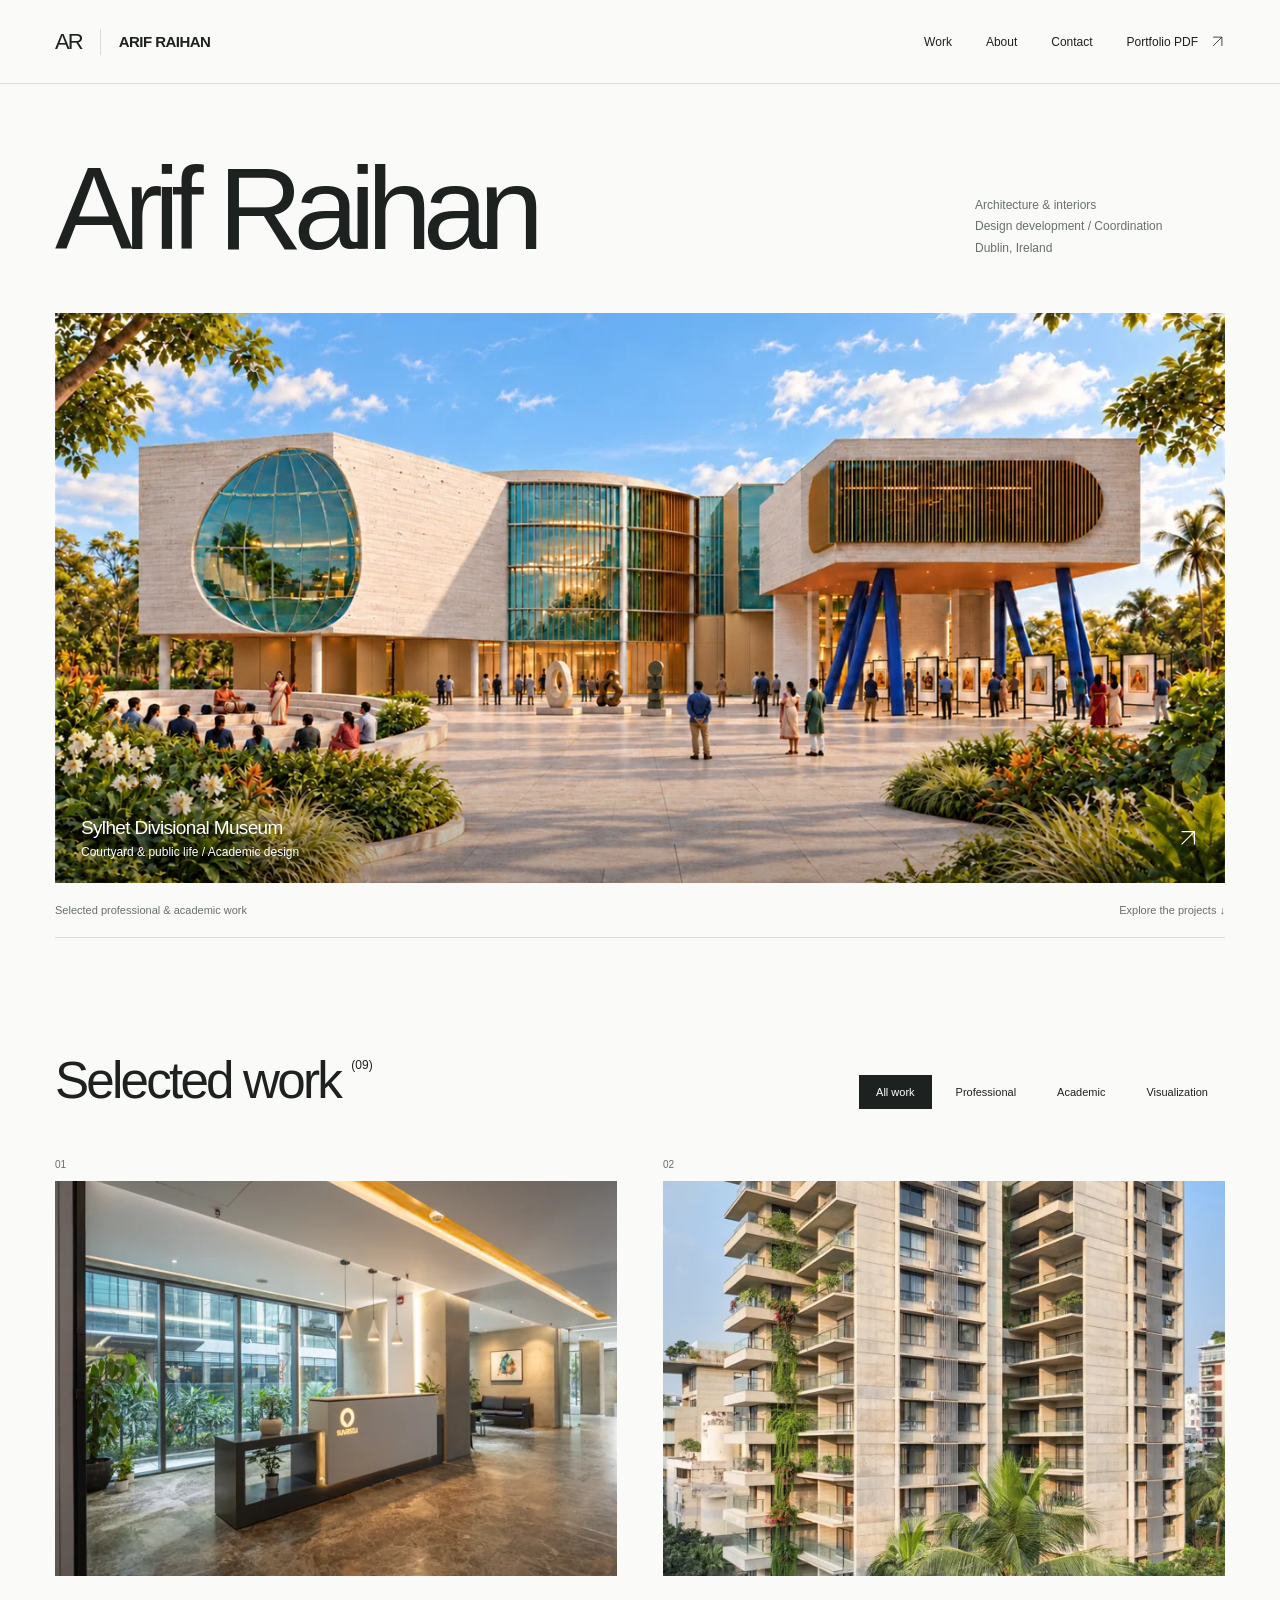
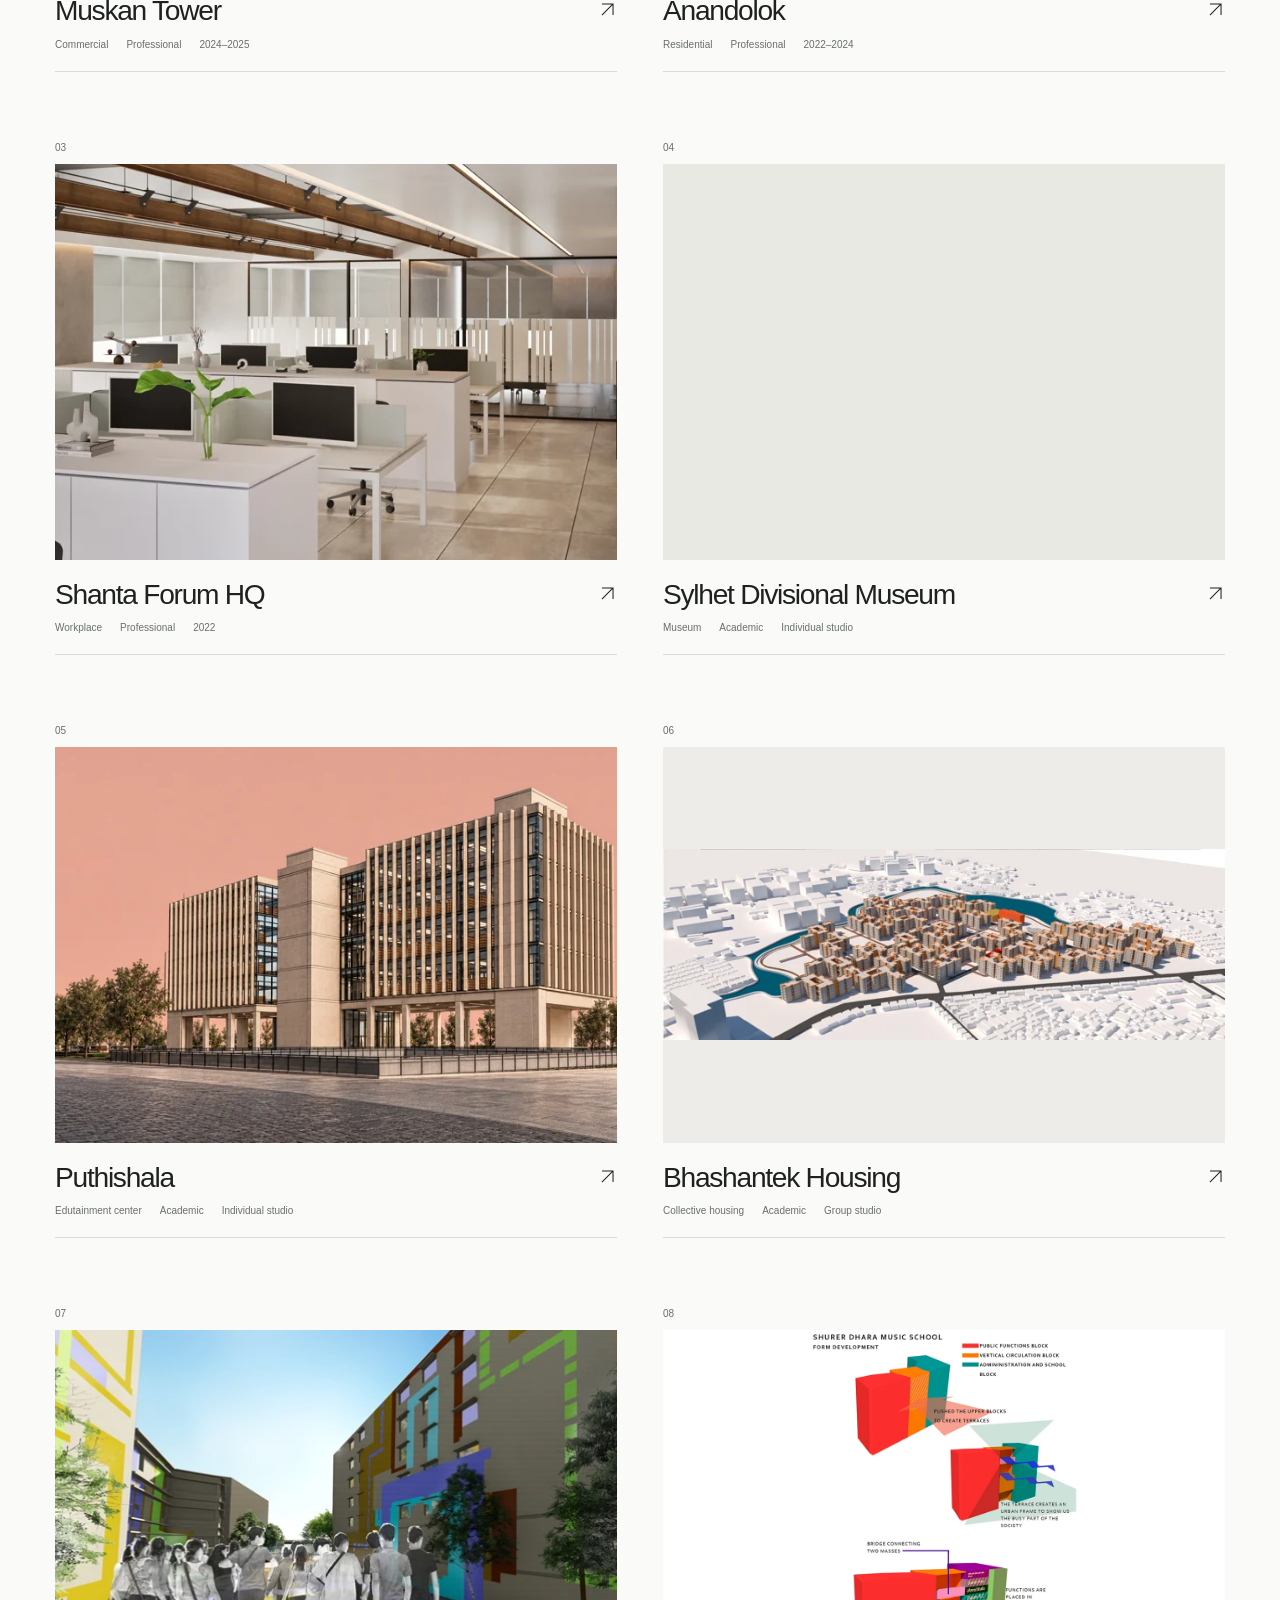
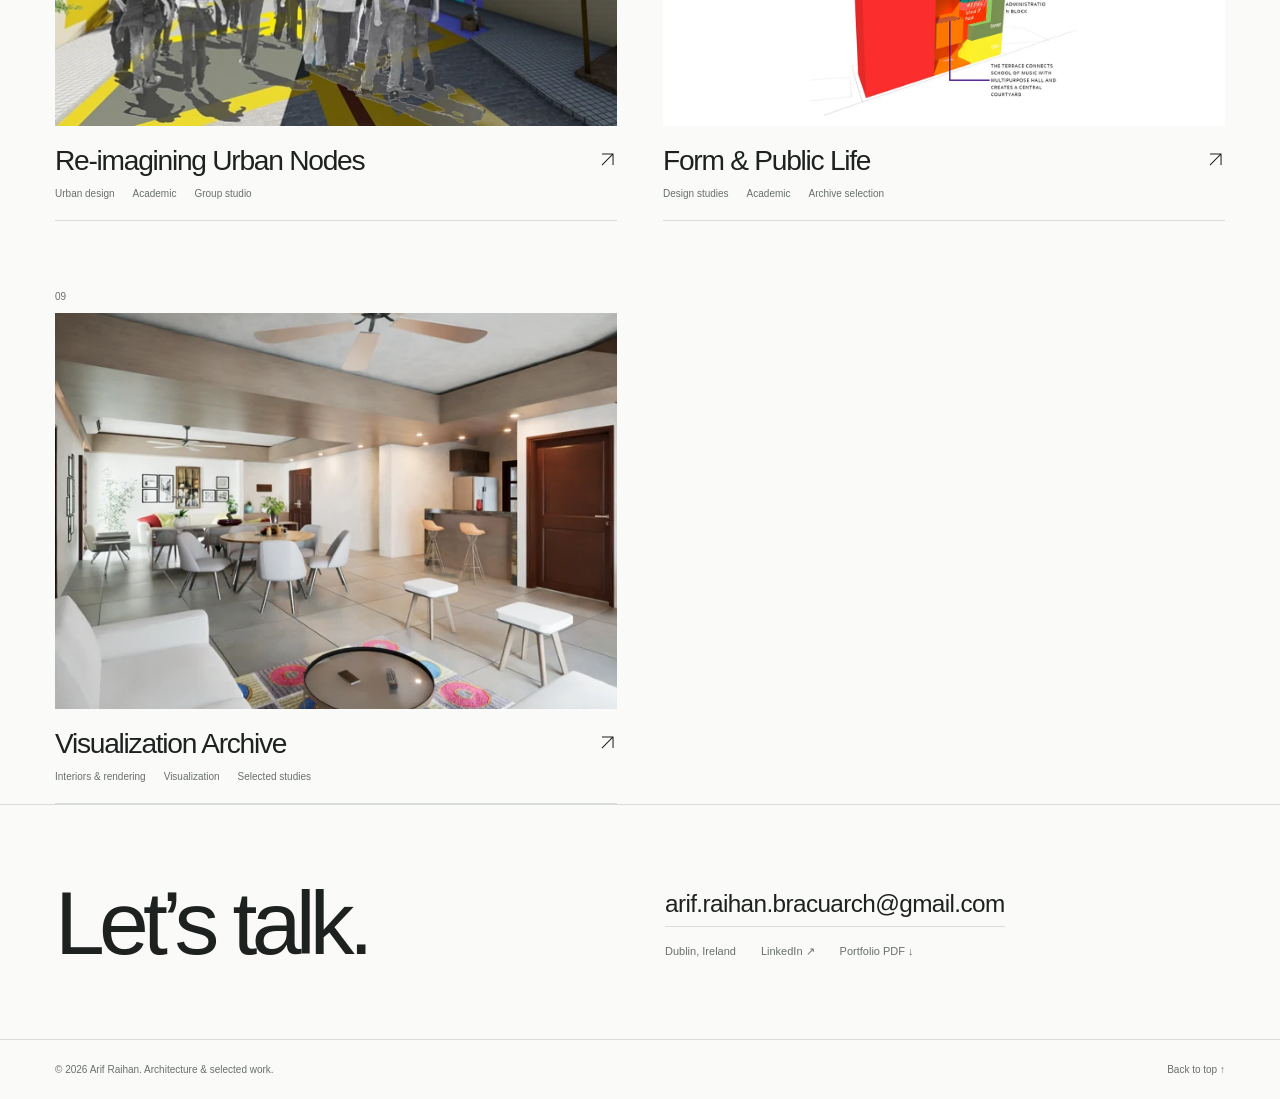
<file: index.html>
<!doctype html><html lang="en"><head><meta charset="utf-8"><meta name="viewport" content="width=device-width, initial-scale=1"><title>Arif Raihan — Architecture &amp; Selected Work</title><meta name="description" content="Architecture, interiors, technical coordination and visualization. Selected professional and academic projects by Arif Raihan, based in Dublin."><meta name="theme-color" content="#fafaf8"><meta property="og:type" content="website"><meta property="og:title" content="Arif Raihan — Architecture &amp; Selected Work"><meta property="og:description" content="Architecture, interiors, technical coordination and visualization. Selected professional and academic projects by Arif Raihan, based in Dublin."><meta name="twitter:card" content="summary_large_image"><link rel="icon" type="image/svg+xml" href="./favicon.svg"><link rel="stylesheet" href="./styles.css?v=20261025separate"><script src="./site.js" defer></script></head><body><a class="skip" href="#main">Skip to content</a><header class="site-header"><div class="wrap header-inner"><a class="wordmark" href="./" aria-label="Arif Raihan home"><span class="monogram" aria-hidden="true">AR</span><span>ARIF RAIHAN</span></a><button class="mobile-toggle" aria-expanded="false" aria-controls="site-navigation" aria-label="Toggle navigation"><svg viewBox="0 0 24 24" fill="none" aria-hidden="true"><path d="M3 8h18M3 16h18" stroke="currentColor" stroke-width="1.2"/></svg></button><nav class="nav" id="site-navigation" aria-label="Main navigation"><a href="./#work">Work</a><a href="./about/">About</a><a href="./#contact">Contact</a><a class="pdf-link" href="./assets/arif-raihan-portfolio.pdf" download>Portfolio PDF <svg class="arrow" aria-hidden="true" viewBox="0 0 24 24" fill="none"><path d="M5 19 19 5M5 5h14v14" stroke="currentColor" stroke-width="1.3"/></svg></a></nav></div></header><main id="main"><div class="wrap" id="top"><section aria-labelledby="intro-title"><div class="intro-heading reveal"><h1 id="intro-title">Arif Raihan</h1><p class="identity">Architecture & interiors<br>Design development / Coordination<br>Dublin, Ireland</p></div><a class="hero-link" href="./projects/sylhet-divisional-museum/"><img src="./assets/museum-courtyard-1280.webp" srcset="./assets/museum-courtyard-640.webp 640w, ./assets/museum-courtyard-1280.webp 1280w, ./assets/museum-courtyard-2400.webp 2400w" sizes="(max-width: 650px) 100vw, 90vw" width="3840" height="2560" alt="Sylhet Divisional Museum: the courtyard, amphitheatre, sculpture garden and raised auditorium" loading="eager" decoding="async" fetchpriority=high><span class="hero-badge"><span><span class="hero-project">Sylhet Divisional Museum</span><span>Courtyard & public life / Academic design</span></span><svg class="arrow" aria-hidden="true" viewBox="0 0 24 24" fill="none"><path d="M5 19 19 5M5 5h14v14" stroke="currentColor" stroke-width="1.3"/></svg></span></a><div class="intro-bottom"><span>Selected professional & academic work</span><a href="#work">Explore the projects ↓</a></div></section><section class="work" id="work" aria-labelledby="work-title"><div class="section-heading"><h2 id="work-title">Selected work <sup style="font-size:12px;letter-spacing:0;vertical-align:top;line-height:2">(09)</sup></h2><div class="filter-set" role="group" aria-label="Filter projects"><button class="filter" data-filter="all" aria-pressed="true">All work</button><button class="filter" data-filter="professional" aria-pressed="false">Professional</button><button class="filter" data-filter="academic" aria-pressed="false">Academic</button><button class="filter" data-filter="visualization" aria-pressed="false">Visualization</button></div></div><p id="filter-status" role="status" class="visually-hidden">9 selected projects shown</p><div class="project-grid"><article class="project-card" data-category="professional" data-slug="muskan-tower"><a href="./projects/muskan-tower/"><span class="card-number">01</span><figure><img src="./assets/muskan-reception-1280.webp" srcset="./assets/muskan-reception-640.webp 640w, ./assets/muskan-reception-1280.webp 1280w, ./assets/muskan-reception-2400.webp 2400w" sizes="(max-width: 650px) 90vw, 44vw" width="3200" height="3200" alt="Muskan Tower / Commercial" loading="lazy" decoding="async"></figure><div class="card-label"><div><h3>Muskan Tower</h3><div class="card-meta"><span>Commercial</span><span>Professional</span><span>2024–2025</span></div></div><svg class="arrow" aria-hidden="true" viewBox="0 0 24 24" fill="none"><path d="M5 19 19 5M5 5h14v14" stroke="currentColor" stroke-width="1.3"/></svg></div></a></article><article class="project-card" data-category="professional" data-slug="anandolok"><a href="./projects/anandolok/"><span class="card-number">02</span><figure><img src="./assets/anandolok-exterior-1280.webp" srcset="./assets/anandolok-exterior-640.webp 640w, ./assets/anandolok-exterior-1280.webp 1280w, ./assets/anandolok-exterior-2400.webp 2025w" sizes="(max-width: 650px) 90vw, 44vw" width="2025" height="3600" alt="Anandolok / Residential" loading="lazy" decoding="async"></figure><div class="card-label"><div><h3>Anandolok</h3><div class="card-meta"><span>Residential</span><span>Professional</span><span>2022–2024</span></div></div><svg class="arrow" aria-hidden="true" viewBox="0 0 24 24" fill="none"><path d="M5 19 19 5M5 5h14v14" stroke="currentColor" stroke-width="1.3"/></svg></div></a></article><article class="project-card" data-category="professional" data-slug="shanta-forum"><a href="./projects/shanta-forum/"><span class="card-number">03</span><figure><img src="./assets/shanta-workplace-1280.webp" srcset="./assets/shanta-workplace-640.webp 640w, ./assets/shanta-workplace-1280.webp 1280w, ./assets/shanta-workplace-2400.webp 1920w" sizes="(max-width: 650px) 90vw, 44vw" width="1920" height="1920" alt="Shanta Forum HQ / Workplace" loading="lazy" decoding="async"></figure><div class="card-label"><div><h3>Shanta Forum HQ</h3><div class="card-meta"><span>Workplace</span><span>Professional</span><span>2022</span></div></div><svg class="arrow" aria-hidden="true" viewBox="0 0 24 24" fill="none"><path d="M5 19 19 5M5 5h14v14" stroke="currentColor" stroke-width="1.3"/></svg></div></a></article><article class="project-card" data-category="academic" data-slug="sylhet-divisional-museum"><a href="./projects/sylhet-divisional-museum/"><span class="card-number">04</span><figure><img src="./assets/museum-courtyard-1280.webp" srcset="./assets/museum-courtyard-640.webp 640w, ./assets/museum-courtyard-1280.webp 1280w, ./assets/museum-courtyard-2400.webp 2400w" sizes="(max-width: 650px) 90vw, 44vw" width="3840" height="2560" alt="Sylhet Divisional Museum / Museum" loading="lazy" decoding="async"></figure><div class="card-label"><div><h3>Sylhet Divisional Museum</h3><div class="card-meta"><span>Museum</span><span>Academic</span><span>Individual studio</span></div></div><svg class="arrow" aria-hidden="true" viewBox="0 0 24 24" fill="none"><path d="M5 19 19 5M5 5h14v14" stroke="currentColor" stroke-width="1.3"/></svg></div></a></article><article class="project-card" data-category="academic" data-slug="puthishala"><a href="./projects/puthishala/"><span class="card-number">05</span><figure><img src="./assets/puthishala-exterior-1280.webp" srcset="./assets/puthishala-exterior-640.webp 640w, ./assets/puthishala-exterior-1280.webp 1280w, ./assets/puthishala-exterior-2400.webp 1536w" sizes="(max-width: 650px) 90vw, 44vw" width="1536" height="1024" alt="Puthishala / Edutainment center" loading="lazy" decoding="async"></figure><div class="card-label"><div><h3>Puthishala</h3><div class="card-meta"><span>Edutainment center</span><span>Academic</span><span>Individual studio</span></div></div><svg class="arrow" aria-hidden="true" viewBox="0 0 24 24" fill="none"><path d="M5 19 19 5M5 5h14v14" stroke="currentColor" stroke-width="1.3"/></svg></div></a></article><article class="project-card" data-category="academic" data-slug="bhashantek-housing"><a href="./projects/bhashantek-housing/"><span class="card-number">06</span><figure><img src="./assets/housing-aerial-1280.webp" srcset="./assets/housing-aerial-640.webp 640w, ./assets/housing-aerial-1280.webp 1280w, ./assets/housing-aerial-2400.webp 2400w" sizes="(max-width: 650px) 90vw, 44vw" width="3508" height="1194" alt="Bhashantek Housing / Collective housing" loading="lazy" decoding="async"></figure><div class="card-label"><div><h3>Bhashantek Housing</h3><div class="card-meta"><span>Collective housing</span><span>Academic</span><span>Group studio</span></div></div><svg class="arrow" aria-hidden="true" viewBox="0 0 24 24" fill="none"><path d="M5 19 19 5M5 5h14v14" stroke="currentColor" stroke-width="1.3"/></svg></div></a></article><article class="project-card" data-category="academic" data-slug="gol-talab-urban-nodes"><a href="./projects/gol-talab-urban-nodes/"><span class="card-number">07</span><figure><img src="./assets/urban-waterfront-1280.webp" srcset="./assets/urban-waterfront-640.webp 640w, ./assets/urban-waterfront-1280.webp 1280w, ./assets/urban-waterfront-2400.webp 1570w" sizes="(max-width: 650px) 90vw, 44vw" width="1570" height="967" alt="Re-imagining Urban Nodes / Urban design" loading="lazy" decoding="async"></figure><div class="card-label"><div><h3>Re-imagining Urban Nodes</h3><div class="card-meta"><span>Urban design</span><span>Academic</span><span>Group studio</span></div></div><svg class="arrow" aria-hidden="true" viewBox="0 0 24 24" fill="none"><path d="M5 19 19 5M5 5h14v14" stroke="currentColor" stroke-width="1.3"/></svg></div></a></article><article class="project-card" data-category="academic" data-slug="early-form-studies"><a href="./projects/early-form-studies/"><span class="card-number">08</span><figure><img src="./assets/music-form-1280.webp" srcset="./assets/music-form-640.webp 640w, ./assets/music-form-1280.webp 734w" sizes="(max-width: 650px) 90vw, 44vw" width="734" height="1087" alt="Form &amp; Public Life / Design studies" loading="lazy" decoding="async"></figure><div class="card-label"><div><h3>Form &amp; Public Life</h3><div class="card-meta"><span>Design studies</span><span>Academic</span><span>Archive selection</span></div></div><svg class="arrow" aria-hidden="true" viewBox="0 0 24 24" fill="none"><path d="M5 19 19 5M5 5h14v14" stroke="currentColor" stroke-width="1.3"/></svg></div></a></article><article class="project-card" data-category="visualization" data-slug="visualization-archive"><a href="./projects/visualization-archive/"><span class="card-number">09</span><figure><img src="./assets/render-starville-living-1280.webp" srcset="./assets/render-starville-living-640.webp 640w, ./assets/render-starville-living-1280.webp 1280w, ./assets/render-starville-living-2400.webp 1920w" sizes="(max-width: 650px) 90vw, 44vw" width="1920" height="1920" alt="Visualization Archive / Interiors &amp; rendering" loading="lazy" decoding="async"></figure><div class="card-label"><div><h3>Visualization Archive</h3><div class="card-meta"><span>Interiors &amp; rendering</span><span>Visualization</span><span>Selected studies</span></div></div><svg class="arrow" aria-hidden="true" viewBox="0 0 24 24" fill="none"><path d="M5 19 19 5M5 5h14v14" stroke="currentColor" stroke-width="1.3"/></svg></div></a></article></div></section></div></main><section class="wrap contact" id="contact" aria-labelledby="contact-title"><h2 id="contact-title">Let’s talk.</h2><div class="contact-links"><a class="contact-email" href="mailto:arif.raihan.bracuarch@gmail.com">arif.raihan.bracuarch@gmail.com</a><div class="contact-sub"><span>Dublin, Ireland</span><a href="https://www.linkedin.com/in/meister-arif-raihan/" target="_blank" rel="noopener noreferrer">LinkedIn ↗</a><a href="./assets/arif-raihan-portfolio.pdf" download>Portfolio PDF ↓</a></div></div></section><footer class="wrap site-footer"><span>© 2026 Arif Raihan. Architecture & selected work.</span><a href="#top">Back to top ↑</a></footer><script type="application/ld+json">{"@context": "https://schema.org", "@type": "Person", "name": "Arif Raihan", "email": "arif.raihan.bracuarch@gmail.com", "sameAs": ["https://www.linkedin.com/in/meister-arif-raihan/"], "jobTitle": "Architectural Design & Technical Coordination", "homeLocation": {"@type": "Place", "name": "Dublin, Ireland"}, "alumniOf": [{"@type": "CollegeOrUniversity", "name": "BRAC University"}, {"@type": "CollegeOrUniversity", "name": "Dublin Business School"}]}</script></body></html>
</file>
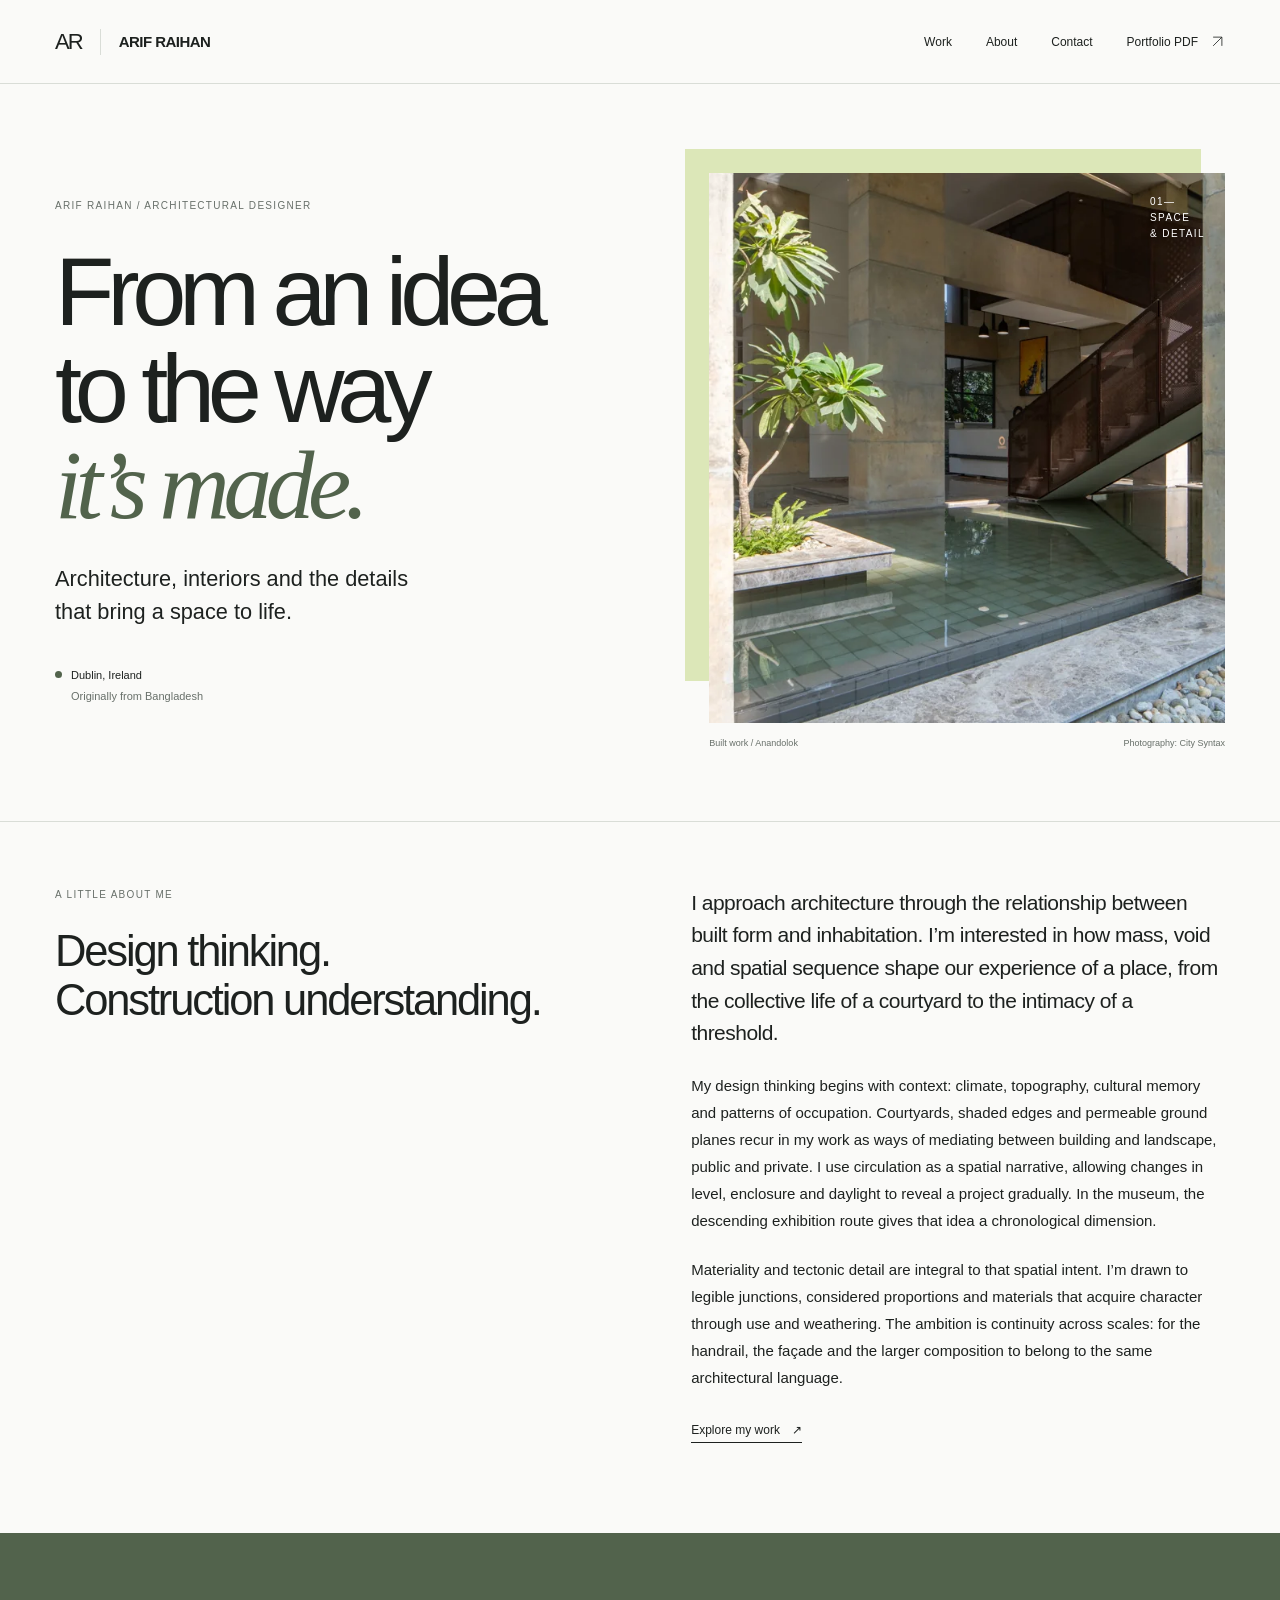
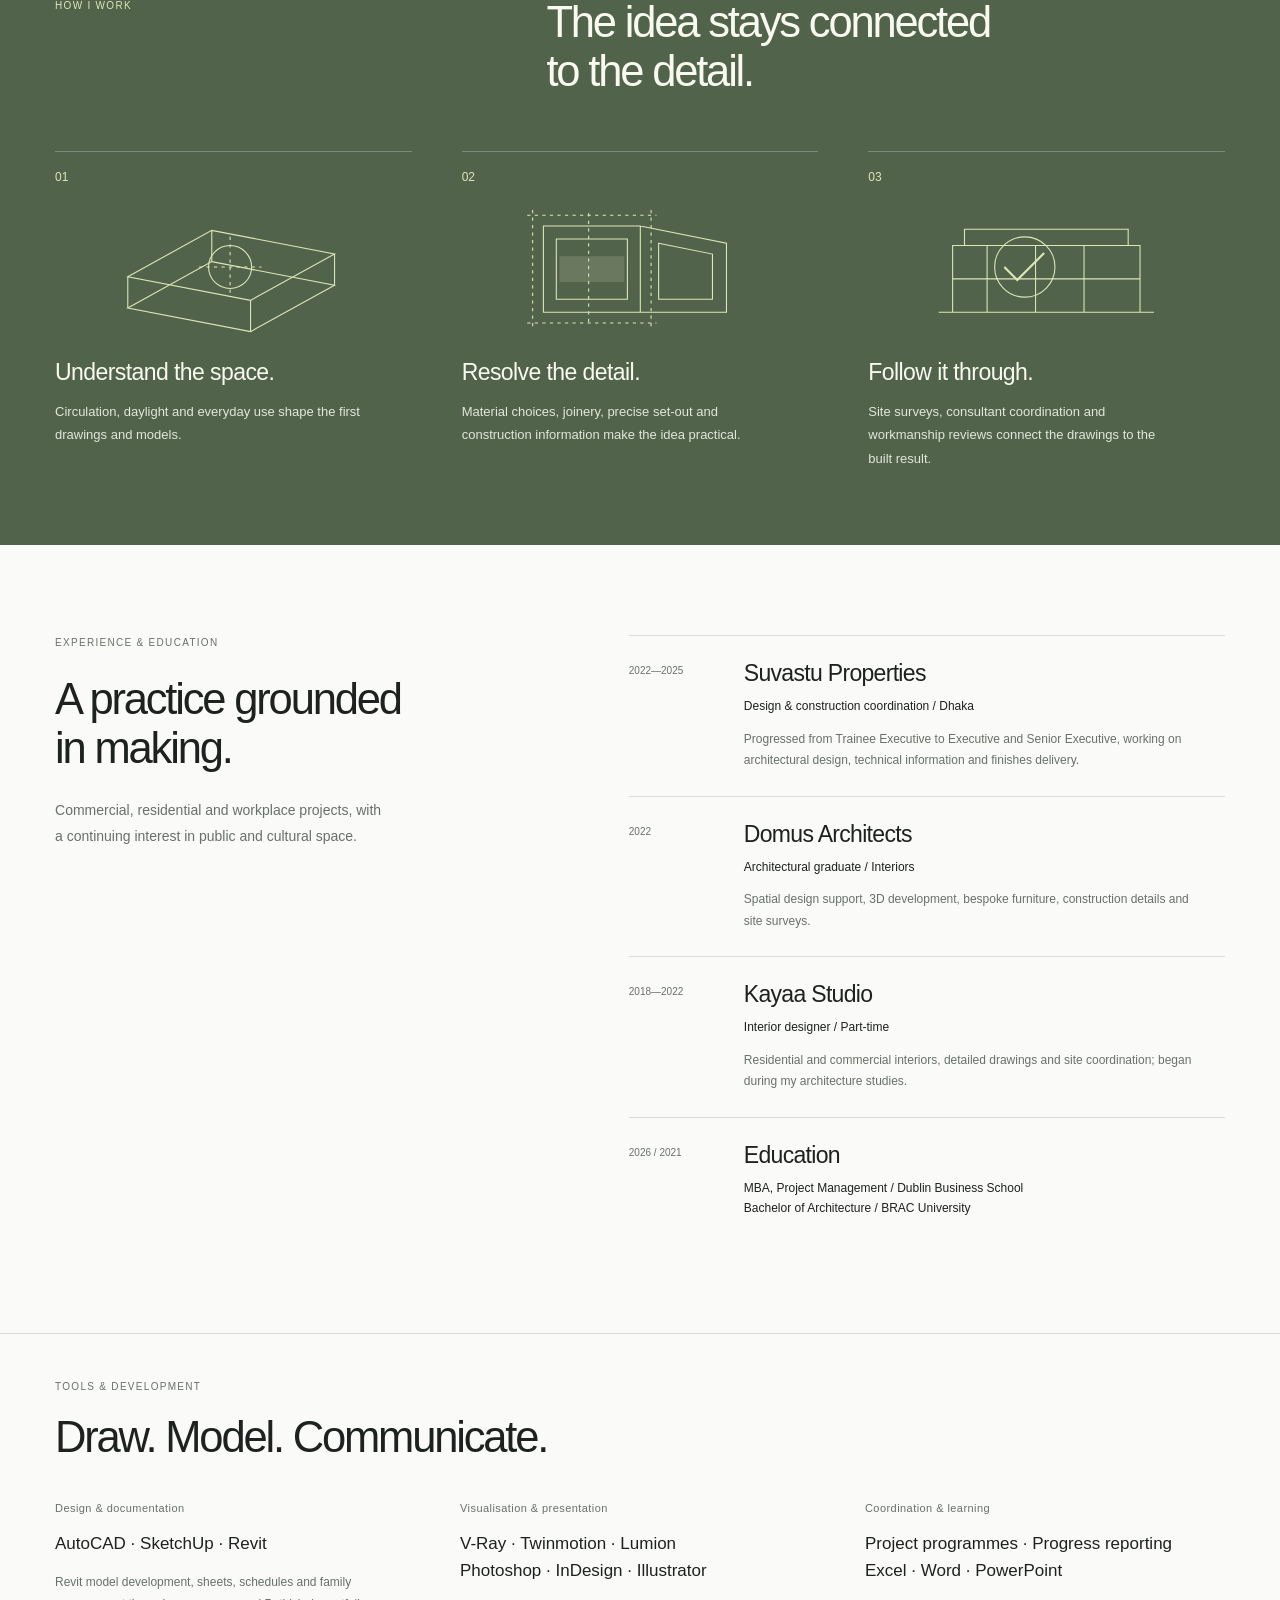
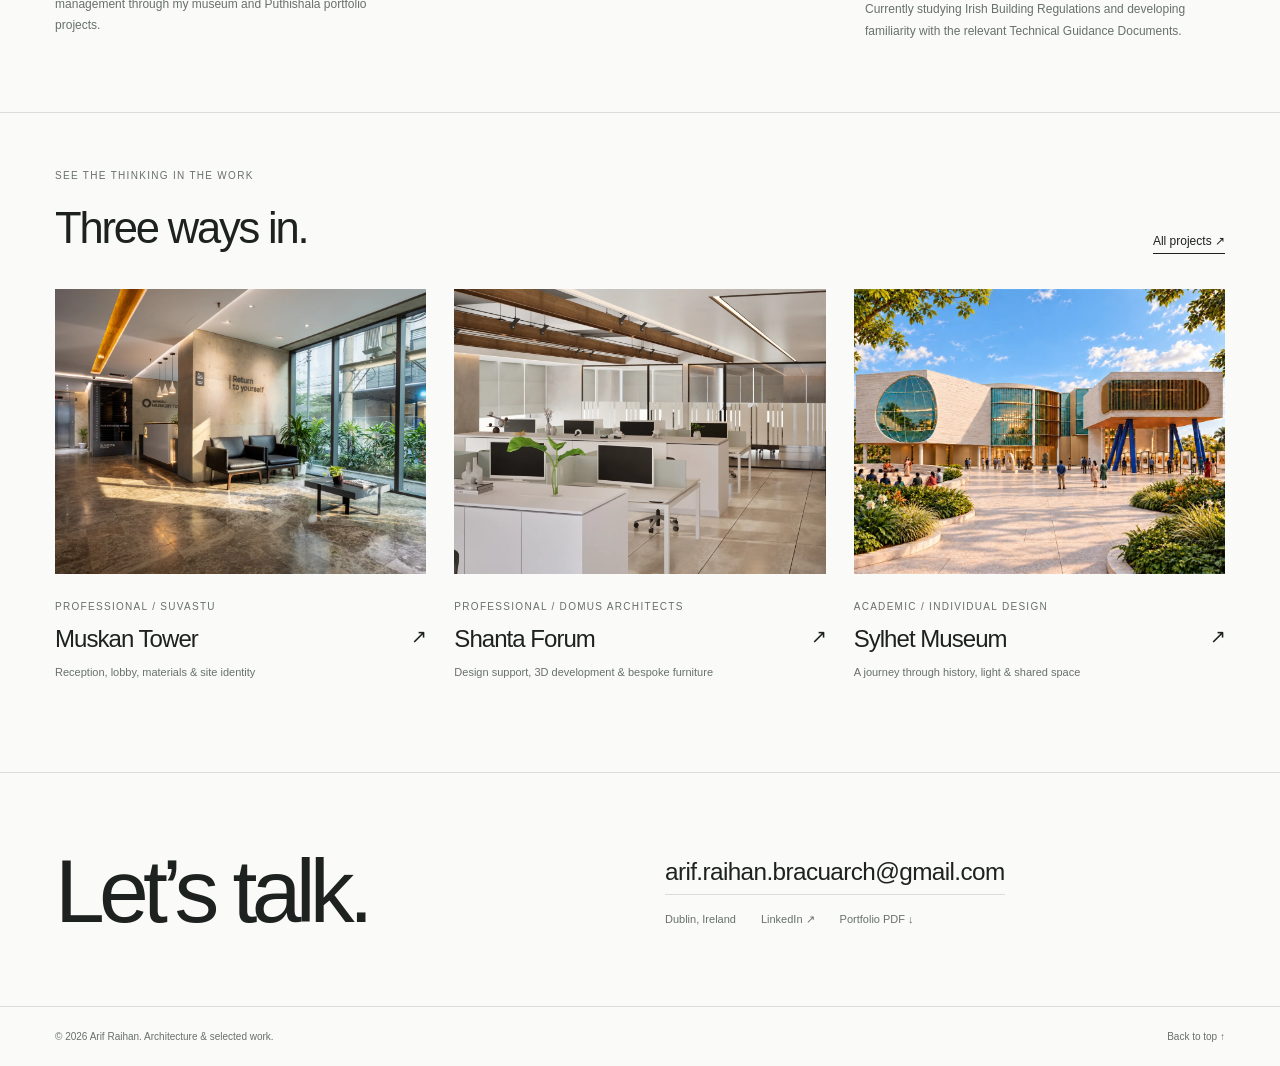
<file: about/index.html>
<!doctype html><html lang="en"><head><meta charset="utf-8"><meta name="viewport" content="width=device-width, initial-scale=1"><title>About Arif Raihan — Architecture &amp; Interiors</title><meta name="description" content="Architectural design, interiors and technical coordination. Meet Arif Raihan, based in Dublin."><meta name="theme-color" content="#fafaf8"><meta property="og:type" content="website"><meta property="og:title" content="About Arif Raihan — Architecture &amp; Interiors"><meta property="og:description" content="Architectural design, interiors and technical coordination. Meet Arif Raihan, based in Dublin."><meta name="twitter:card" content="summary_large_image"><link rel="icon" type="image/svg+xml" href="../favicon.svg"><link rel="stylesheet" href="../styles.css?v=20261105"><script src="../site.js" defer></script><link rel="stylesheet" href="about.css?v=20261105"></head><body><a class="skip" href="#main">Skip to content</a><header class="site-header"><div class="wrap header-inner"><a class="wordmark" href="../" aria-label="Arif Raihan home"><span class="monogram" aria-hidden="true">AR</span><span>ARIF RAIHAN</span></a><button class="mobile-toggle" aria-expanded="false" aria-controls="site-navigation" aria-label="Toggle navigation"><svg viewBox="0 0 24 24" fill="none" aria-hidden="true"><path d="M3 8h18M3 16h18" stroke="currentColor" stroke-width="1.2"/></svg></button><nav class="nav" id="site-navigation" aria-label="Main navigation"><a href="../#work">Work</a><a href="../about/" aria-current="page">About</a><a href="../#contact">Contact</a><a class="pdf-link" href="../assets/arif-raihan-portfolio.pdf" download>Portfolio PDF <svg class="arrow" aria-hidden="true" viewBox="0 0 24 24" fill="none"><path d="M5 19 19 5M5 5h14v14" stroke="currentColor" stroke-width="1.3"/></svg></a></nav></div></header><main id="main" class="profile-page">
<section class="wrap profile-hero" id="top" aria-labelledby="profile-title">
 <div class="profile-heading"><p class="kicker">Arif Raihan / Architectural designer</p><h1 id="profile-title">From an idea<br>to the way<br><em>it’s made.</em></h1><p class="profile-lead">Architecture, interiors and the details that bring a space to life.</p><div class="profile-location"><span class="location-dot" aria-hidden="true"></span>Dublin, Ireland <span>Originally from Bangladesh</span></div></div>
 <figure class="profile-photo"><img src="../assets/anandolok-landscape-1280.webp" srcset="../assets/anandolok-landscape-640.webp 640w, ../assets/anandolok-landscape-1280.webp 1280w" sizes="(max-width: 750px) 90vw, 46vw" alt="A built stair beside water and planting at Anandolok" width="2133" height="3200" fetchpriority="high"><figcaption><span>Built work / Anandolok</span><span>Photography: City Syntax</span></figcaption><span class="image-index" aria-hidden="true">01—<br>SPACE<br>& DETAIL</span></figure>
</section>
<section class="wrap profile-story" aria-labelledby="story-title"><div><p class="kicker">A little about me</p><h2 id="story-title">Design thinking.<br>Construction understanding.</h2></div><div class="story-copy"><p>I approach architecture through the relationship between built form and inhabitation. I’m interested in how mass, void and spatial sequence shape our experience of a place, from the collective life of a courtyard to the intimacy of a threshold.</p><p>My design thinking begins with context: climate, topography, cultural memory and patterns of occupation. Courtyards, shaded edges and permeable ground planes recur in my work as ways of mediating between building and landscape, public and private. I use circulation as a spatial narrative, allowing changes in level, enclosure and daylight to reveal a project gradually. In the museum, the descending exhibition route gives that idea a chronological dimension.</p><p>Materiality and tectonic detail are integral to that spatial intent. I’m drawn to legible junctions, considered proportions and materials that acquire character through use and weathering. The ambition is continuity across scales: for the handrail, the façade and the larger composition to belong to the same architectural language.</p><a class="text-link" href="../#work">Explore my work <span aria-hidden="true">↗</span></a></div></section>
<section class="profile-method" aria-labelledby="method-title"><div class="wrap"><div class="method-heading"><p class="kicker">How I work</p><h2 id="method-title">The idea stays connected<br>to the detail.</h2></div><div class="method-grid">
<article><span class="method-number">01</span><svg viewBox="0 0 260 130" fill="none" aria-hidden="true"><path d="M32 103 110 60l114 22-78 43zM32 74l78-43 114 22-78 43zM32 74v29m192-50v29M146 96v29M110 31v29" stroke="currentColor"/><circle cx="127" cy="65" r="20" stroke="currentColor"/><path d="M127 37v56M98 65h58" stroke="currentColor" stroke-dasharray="3 4"/></svg><h3>Understand the space.</h3><p>Circulation, daylight and everyday use shape the first drawings and models.</p></article>
<article><span class="method-number">02</span><svg viewBox="0 0 260 130" fill="none" aria-hidden="true"><path d="M40 107V27h90v80H40Zm90-80 80 16v64h-80M52 95V39h66v56H52Zm95-52 50 10v42h-50V43Z" stroke="currentColor"/><path d="M25 17h120M25 117h120M30 12v110M140 12v110M82 15v105" stroke="currentColor" stroke-dasharray="3 4"/><path d="M55 55h60v24H55z" fill="currentColor" fill-opacity=".16"/></svg><h3>Resolve the detail.</h3><p>Material choices, joinery, precise set-out and construction information make the idea practical.</p></article>
<article><span class="method-number">03</span><svg viewBox="0 0 260 130" fill="none" aria-hidden="true"><path d="M30 107h200M43 107V45h174v62M54 45V30h152v15M75 45v62m45-62v62m45-62v62M43 76h174" stroke="currentColor"/><path d="m91 65 12 12 25-25" stroke="currentColor" stroke-width="2"/><circle cx="110" cy="65" r="28" stroke="currentColor"/></svg><h3>Follow it through.</h3><p>Site surveys, consultant coordination and workmanship reviews connect the drawings to the built result.</p></article></div></div></section>
<section class="wrap profile-background" aria-labelledby="background-title"><div class="background-heading"><p class="kicker">Experience & education</p><h2 id="background-title">A practice grounded<br>in making.</h2><p>Commercial, residential and workplace projects, with a continuing interest in public and cultural space.</p></div><div class="career-list">
<article><span>2022—2025</span><div><h3>Suvastu Properties</h3><p>Design & construction coordination / Dhaka</p><small>Progressed from Trainee Executive to Executive and Senior Executive, working on architectural design, technical information and finishes delivery.</small></div></article>
<article><span>2022</span><div><h3>Domus Architects</h3><p>Architectural graduate / Interiors</p><small>Spatial design support, 3D development, bespoke furniture, construction details and site surveys.</small></div></article>
<article><span>2018—2022</span><div><h3>Kayaa Studio</h3><p>Interior designer / Part-time</p><small>Residential and commercial interiors, detailed drawings and site coordination; began during my architecture studies.</small></div></article>
<article><span>2026 / 2021</span><div><h3>Education</h3><p>MBA, Project Management / Dublin Business School<br>Bachelor of Architecture / BRAC University</p></div></article>
</div></section>
<section class="wrap profile-toolbox" aria-labelledby="tools-title"><div><p class="kicker">Tools & development</p><h2 id="tools-title">Draw. Model. Communicate.</h2></div><div class="tool-groups"><div><h3>Design & documentation</h3><p>AutoCAD · SketchUp · Revit</p><small>Revit model development, sheets, schedules and family management through my museum and Puthishala portfolio projects.</small></div><div><h3>Visualisation & presentation</h3><p>V-Ray · Twinmotion · Lumion<br>Photoshop · InDesign · Illustrator</p></div><div><h3>Coordination & learning</h3><p>Project programmes · Progress reporting<br>Excel · Word · PowerPoint</p><small>Currently studying Irish Building Regulations and developing familiarity with the relevant Technical Guidance Documents.</small></div></div></section>
<section class="wrap profile-projects" aria-labelledby="project-links-title"><div class="profile-section-title"><div><p class="kicker">See the thinking in the work</p><h2 id="project-links-title">Three ways in.</h2></div><a class="text-link" href="../#work">All projects ↗</a></div><div class="profile-project-grid">
<a href="../projects/muskan-tower/"><figure><img src="../assets/muskan-lobby-1280.webp" alt="Muskan Tower lobby interior" loading="lazy" width="1600" height="1067"></figure><span class="kicker">Professional / Suvastu</span><h3>Muskan Tower <span aria-hidden="true">↗</span></h3><p>Reception, lobby, materials & site identity</p></a>
<a href="../projects/shanta-forum/"><figure><img src="../assets/shanta-workplace-1280.webp" alt="Shanta Forum workplace visualisation" loading="lazy" width="1600" height="1067"></figure><span class="kicker">Professional / Domus Architects</span><h3>Shanta Forum <span aria-hidden="true">↗</span></h3><p>Design support, 3D development & bespoke furniture</p></a>
<a href="../projects/sylhet-divisional-museum/"><figure><img src="../assets/museum-courtyard-1280.webp" alt="Sylhet Divisional Museum courtyard design" loading="lazy" width="1600" height="1067"></figure><span class="kicker">Academic / Individual design</span><h3>Sylhet Museum <span aria-hidden="true">↗</span></h3><p>A journey through history, light & shared space</p></a>
</div></section></main><section class="wrap contact" id="contact" aria-labelledby="contact-title"><h2 id="contact-title">Let’s talk.</h2><div class="contact-links"><a class="contact-email" href="mailto:arif.raihan.bracuarch@gmail.com">arif.raihan.bracuarch@gmail.com</a><div class="contact-sub"><span>Dublin, Ireland</span><a href="https://www.linkedin.com/in/meister-arif-raihan/" target="_blank" rel="noopener noreferrer">LinkedIn ↗</a><a href="../assets/arif-raihan-portfolio.pdf" download>Portfolio PDF ↓</a></div></div></section><footer class="wrap site-footer"><span>© 2026 Arif Raihan. Architecture & selected work.</span><a href="#top">Back to top ↑</a></footer></body></html>
</file>
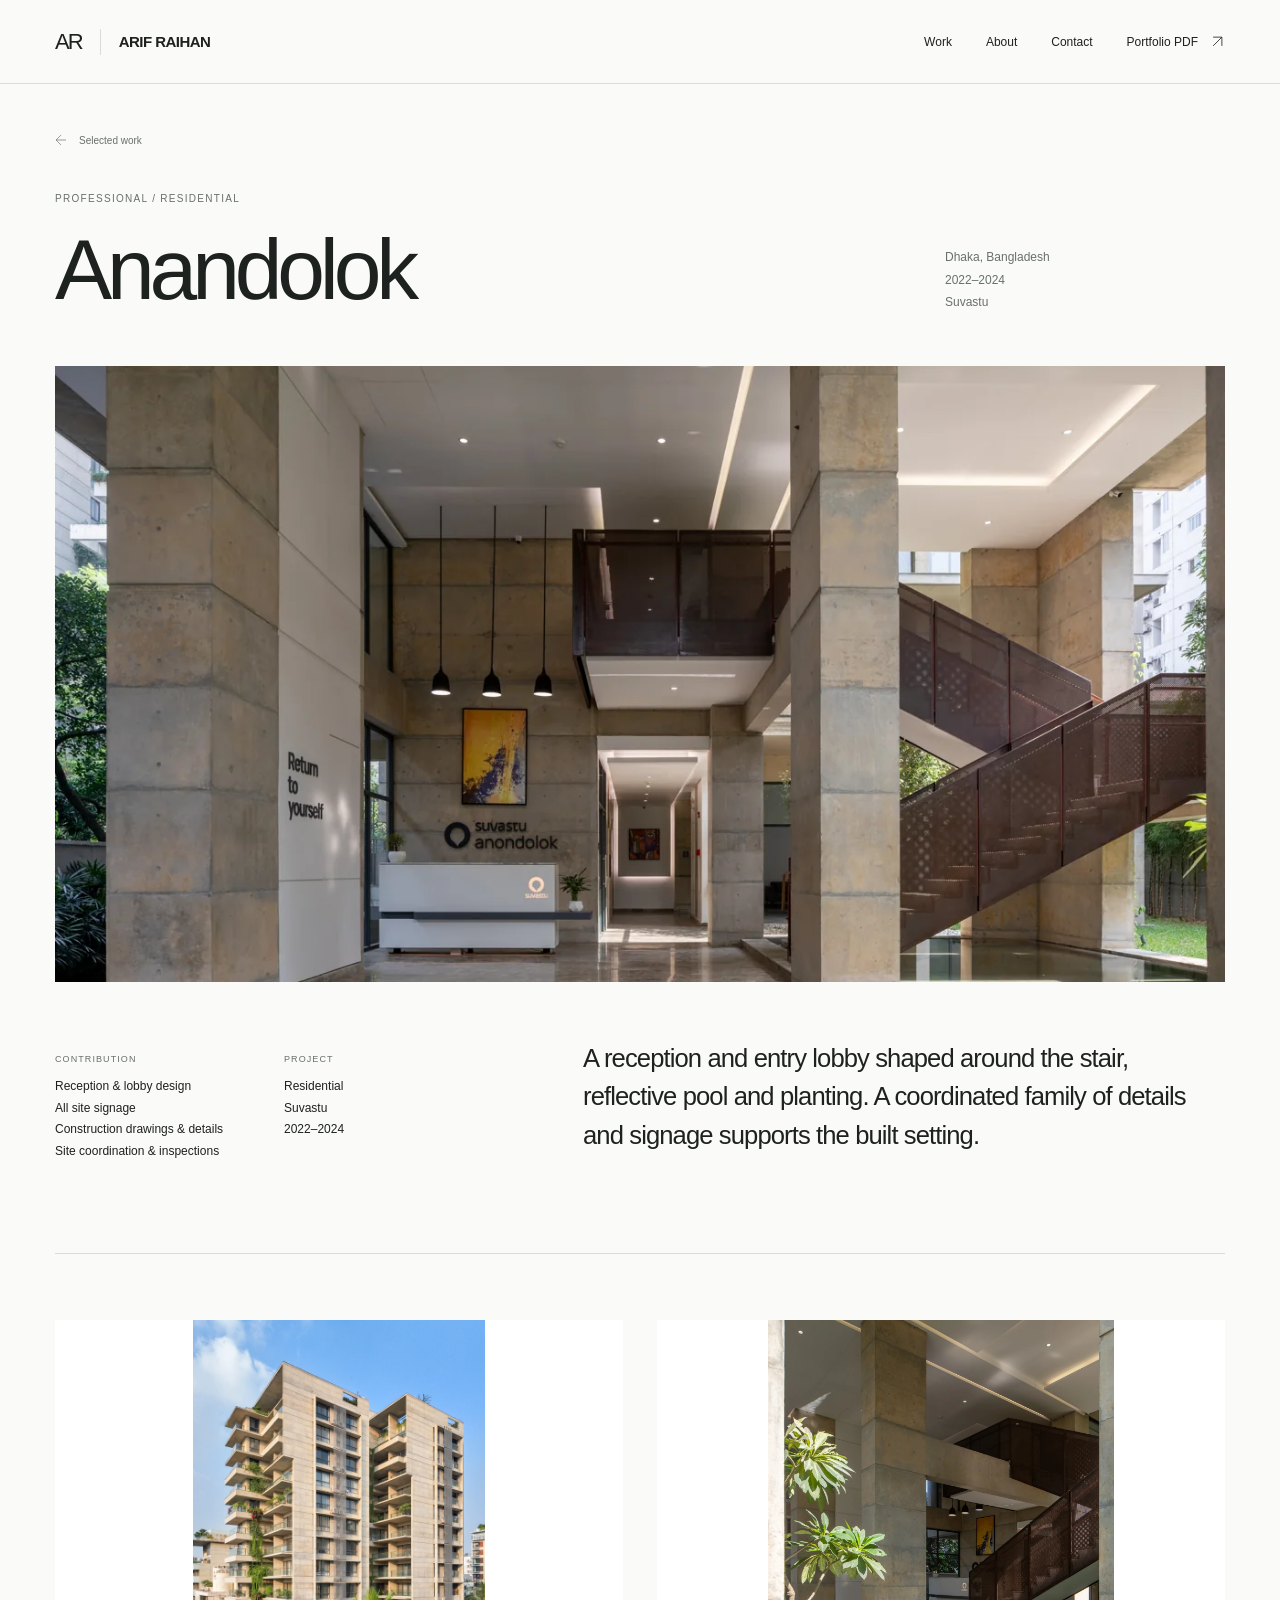
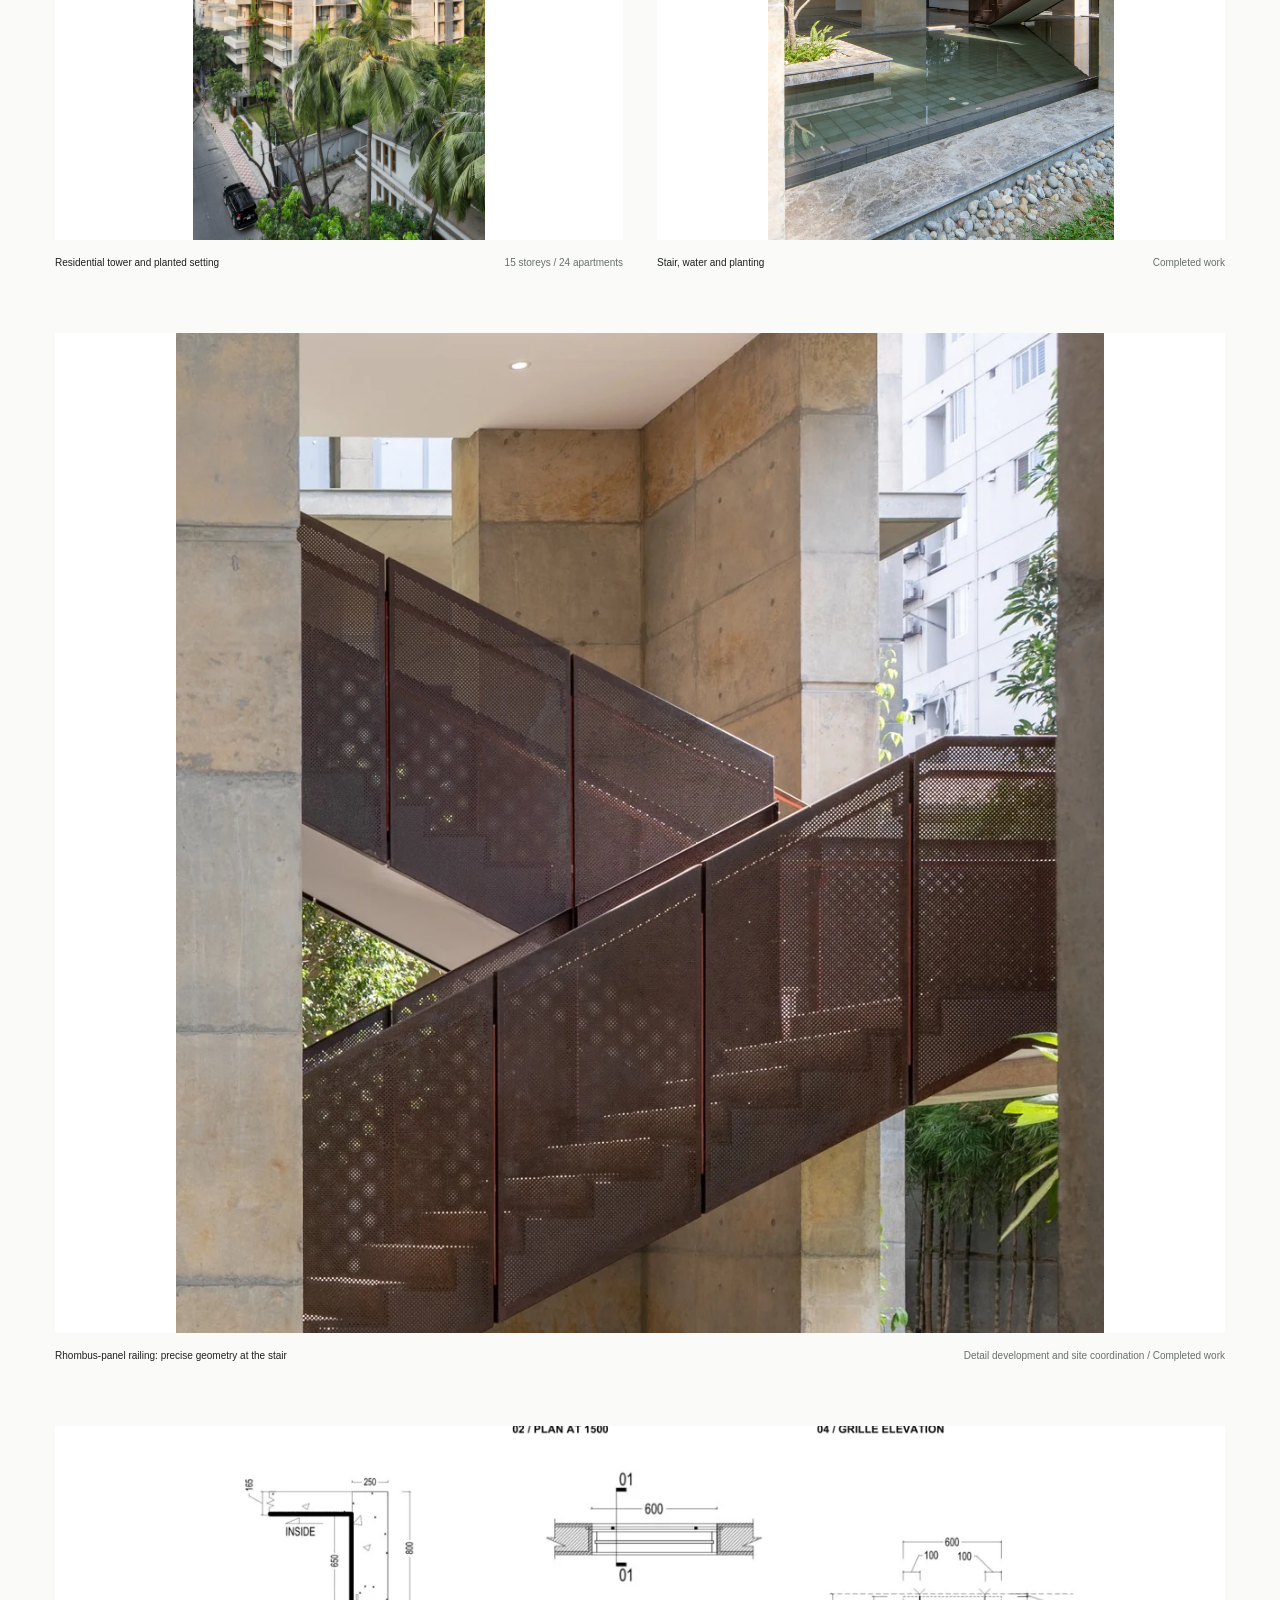
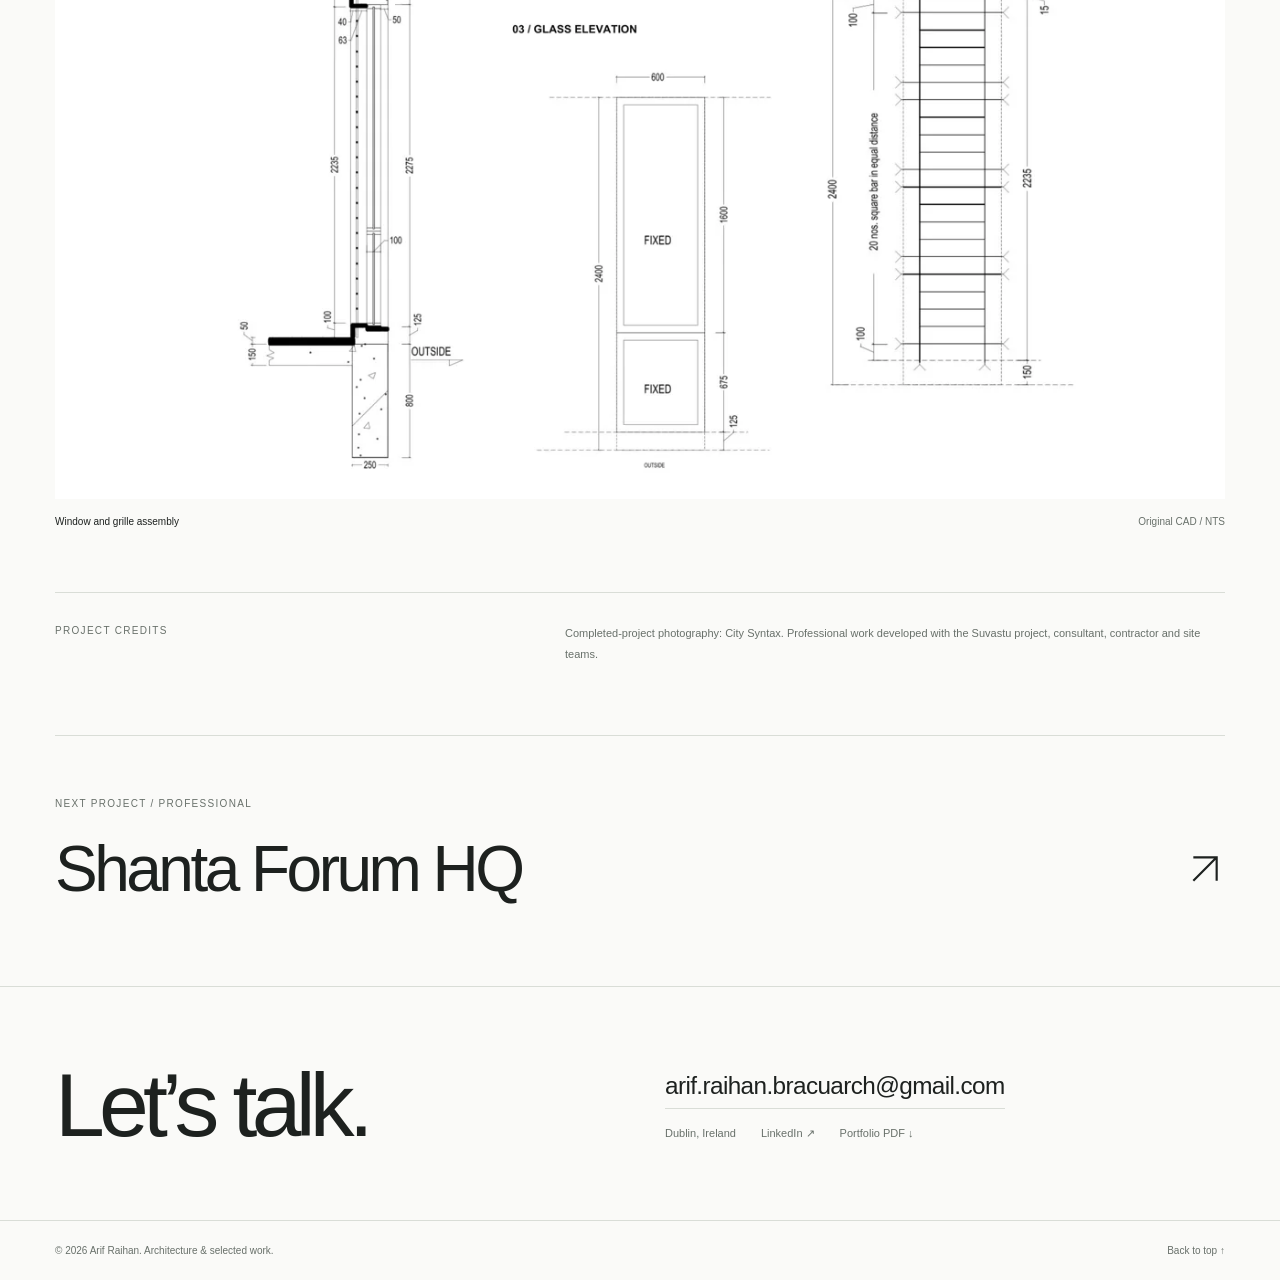
<file: projects/anandolok/index.html>
<!doctype html><html lang="en"><head><meta charset="utf-8"><meta name="viewport" content="width=device-width, initial-scale=1"><title>Anandolok — Arif Raihan</title><meta name="description" content="A reception and entry lobby shaped around the stair, reflective pool and planting. A coordinated family of details and signage supports the built setting."><meta name="theme-color" content="#fafaf8"><meta property="og:type" content="website"><meta property="og:title" content="Anandolok — Arif Raihan"><meta property="og:description" content="A reception and entry lobby shaped around the stair, reflective pool and planting. A coordinated family of details and signage supports the built setting."><meta name="twitter:card" content="summary_large_image"><link rel="icon" type="image/svg+xml" href="../../favicon.svg"><link rel="stylesheet" href="../../styles.css?v=20261025separate"><script src="../../site.js" defer></script></head><body><a class="skip" href="#main">Skip to content</a><header class="site-header"><div class="wrap header-inner"><a class="wordmark" href="../../" aria-label="Arif Raihan home"><span class="monogram" aria-hidden="true">AR</span><span>ARIF RAIHAN</span></a><button class="mobile-toggle" aria-expanded="false" aria-controls="site-navigation" aria-label="Toggle navigation"><svg viewBox="0 0 24 24" fill="none" aria-hidden="true"><path d="M3 8h18M3 16h18" stroke="currentColor" stroke-width="1.2"/></svg></button><nav class="nav" id="site-navigation" aria-label="Main navigation"><a href="../../#work">Work</a><a href="../../about/">About</a><a href="../../#contact">Contact</a><a class="pdf-link" href="../../assets/arif-raihan-portfolio.pdf" download>Portfolio PDF <svg class="arrow" aria-hidden="true" viewBox="0 0 24 24" fill="none"><path d="M5 19 19 5M5 5h14v14" stroke="currentColor" stroke-width="1.3"/></svg></a></nav></div></header><main id="main"><section class="wrap project-head" id="top"><a class="back" href="../../#work"><svg class="arrow" aria-hidden="true" viewBox="0 0 24 24" fill="none"><path d="M5 19 19 5M5 5h14v14" stroke="currentColor" stroke-width="1.3"/></svg> Selected work</a><div class="project-heading-row"><div><p class="kicker project-kind">professional / Residential</p><h1>Anandolok</h1></div><p class="project-location">Dhaka, Bangladesh<br>2022–2024<br>Suvastu</p></div></section><div class="project-cover "><figure class="cover-figure"><button class="gallery-open" data-full="../../assets/anandolok-lobby-2400.webp" data-caption="Anandolok" aria-label="Enlarge: Anandolok"><img src="../../assets/anandolok-lobby-1280.webp" srcset="../../assets/anandolok-lobby-640.webp 640w, ../../assets/anandolok-lobby-1280.webp 1280w, ../../assets/anandolok-lobby-2400.webp 2400w" sizes="(max-width: 650px) 100vw, 90vw" width="3200" height="3200" alt="Anandolok" loading="eager" decoding="async" fetchpriority=high><span class="zoom-icon"><svg viewBox="0 0 24 24" fill="none" aria-hidden="true"><path d="M4 10V4h6m4 0h6v6m0 4v6h-6M10 20H4v-6" stroke="currentColor" stroke-width="1.3"/></svg></span></button></figure></div><div class="wrap"><section class="project-intro"><dl class="project-facts"><div><dt>Contribution</dt><dd>Reception & lobby design<br>All site signage<br>Construction drawings & details<br>Site coordination & inspections</dd></div><div><dt>Project</dt><dd>Residential<br>Suvastu<br>2022–2024</dd></div></dl><p class="project-summary">A reception and entry lobby shaped around the stair, reflective pool and planting. A coordinated family of details and signage supports the built setting.</p></section><section class="gallery" aria-label="Anandolok photographs and drawings"><div class="gallery-pair contain"><figure class="gallery-item"><button class="gallery-open" data-full="../../assets/anandolok-exterior-2400.webp" data-caption="Residential tower and planted setting" aria-label="Enlarge: Residential tower and planted setting"><img src="../../assets/anandolok-exterior-1280.webp" srcset="../../assets/anandolok-exterior-640.webp 640w, ../../assets/anandolok-exterior-1280.webp 1280w, ../../assets/anandolok-exterior-2400.webp 2025w" sizes="(max-width: 650px) 100vw, 90vw" width="2025" height="3600" alt="Residential tower and planted setting" loading="lazy" decoding="async"><span class="zoom-icon"><svg viewBox="0 0 24 24" fill="none" aria-hidden="true"><path d="M4 10V4h6m4 0h6v6m0 4v6h-6M10 20H4v-6" stroke="currentColor" stroke-width="1.3"/></svg></span></button><figcaption class="gallery-caption"><span>Residential tower and planted setting</span><span>15 storeys / 24 apartments</span></figcaption></figure><figure class="gallery-item"><button class="gallery-open" data-full="../../assets/anandolok-landscape-2400.webp" data-caption="Stair, water and planting" aria-label="Enlarge: Stair, water and planting"><img src="../../assets/anandolok-landscape-1280.webp" srcset="../../assets/anandolok-landscape-640.webp 640w, ../../assets/anandolok-landscape-1280.webp 1280w, ../../assets/anandolok-landscape-2400.webp 2133w" sizes="(max-width: 650px) 100vw, 90vw" width="2133" height="3200" alt="Stair, water and planting" loading="lazy" decoding="async"><span class="zoom-icon"><svg viewBox="0 0 24 24" fill="none" aria-hidden="true"><path d="M4 10V4h6m4 0h6v6m0 4v6h-6M10 20H4v-6" stroke="currentColor" stroke-width="1.3"/></svg></span></button><figcaption class="gallery-caption"><span>Stair, water and planting</span><span>Completed work</span></figcaption></figure></div><figure class="gallery-item"><button class="gallery-open" data-full="../../assets/anandolok-stair-2400.webp" data-caption="Rhombus-panel railing: precise geometry at the stair" aria-label="Enlarge: Rhombus-panel railing: precise geometry at the stair"><img src="../../assets/anandolok-stair-1280.webp" srcset="../../assets/anandolok-stair-640.webp 640w, ../../assets/anandolok-stair-1280.webp 1030w" sizes="(max-width: 650px) 100vw, 90vw" width="1030" height="1110" alt="Rhombus-panel railing: precise geometry at the stair" loading="lazy" decoding="async"><span class="zoom-icon"><svg viewBox="0 0 24 24" fill="none" aria-hidden="true"><path d="M4 10V4h6m4 0h6v6m0 4v6h-6M10 20H4v-6" stroke="currentColor" stroke-width="1.3"/></svg></span></button><figcaption class="gallery-caption"><span>Rhombus-panel railing: precise geometry at the stair</span><span>Detail development and site coordination / Completed work</span></figcaption></figure><figure class="gallery-item"><button class="gallery-open" data-full="../../assets/anandolok-details-2400.webp" data-caption="Window and grille assembly" aria-label="Enlarge: Window and grille assembly"><img src="../../assets/anandolok-details-1280.webp" srcset="../../assets/anandolok-details-640.webp 640w, ../../assets/anandolok-details-1280.webp 1280w, ../../assets/anandolok-details-2400.webp 2389w" sizes="(max-width: 650px) 100vw, 90vw" width="2389" height="1376" alt="Window and grille assembly" loading="lazy" decoding="async"><span class="zoom-icon"><svg viewBox="0 0 24 24" fill="none" aria-hidden="true"><path d="M4 10V4h6m4 0h6v6m0 4v6h-6M10 20H4v-6" stroke="currentColor" stroke-width="1.3"/></svg></span></button><figcaption class="gallery-caption"><span>Window and grille assembly</span><span>Original CAD / NTS</span></figcaption></figure></section><div class="project-note"><span class="kicker">Project credits</span><p>Completed-project photography: City Syntax. Professional work developed with the Suvastu project, consultant, contractor and site teams.</p></div><a class="next-project" href="../../projects/shanta-forum/"><p class="kicker">Next project / professional</p><div class="next-row"><span>Shanta Forum HQ</span><svg class="arrow" aria-hidden="true" viewBox="0 0 24 24" fill="none"><path d="M5 19 19 5M5 5h14v14" stroke="currentColor" stroke-width="1.3"/></svg></div></a></div></main><section class="wrap contact" id="contact" aria-labelledby="contact-title"><h2 id="contact-title">Let’s talk.</h2><div class="contact-links"><a class="contact-email" href="mailto:arif.raihan.bracuarch@gmail.com">arif.raihan.bracuarch@gmail.com</a><div class="contact-sub"><span>Dublin, Ireland</span><a href="https://www.linkedin.com/in/meister-arif-raihan/" target="_blank" rel="noopener noreferrer">LinkedIn ↗</a><a href="../../assets/arif-raihan-portfolio.pdf" download>Portfolio PDF ↓</a></div></div></section><footer class="wrap site-footer"><span>© 2026 Arif Raihan. Architecture & selected work.</span><a href="#top">Back to top ↑</a></footer><dialog class="lightbox" id="lightbox" aria-label="Project image viewer"><div class="lightbox-shell"><div class="lightbox-top"><span class="lightbox-title">Anandolok</span><button class="lightbox-close" aria-label="Close image viewer">×</button></div><div class="lightbox-view"><img alt="Selected project image" src="../../favicon.svg"></div><div class="lightbox-bottom"><span class="lightbox-caption"></span><div class="lightbox-actions"><span class="lightbox-count" aria-live="polite"></span><button class="lightbox-nav" data-direction="previous" aria-label="Previous image">←</button><button class="lightbox-nav" data-direction="next" aria-label="Next image">→</button></div></div></div></dialog></body></html>
</file>
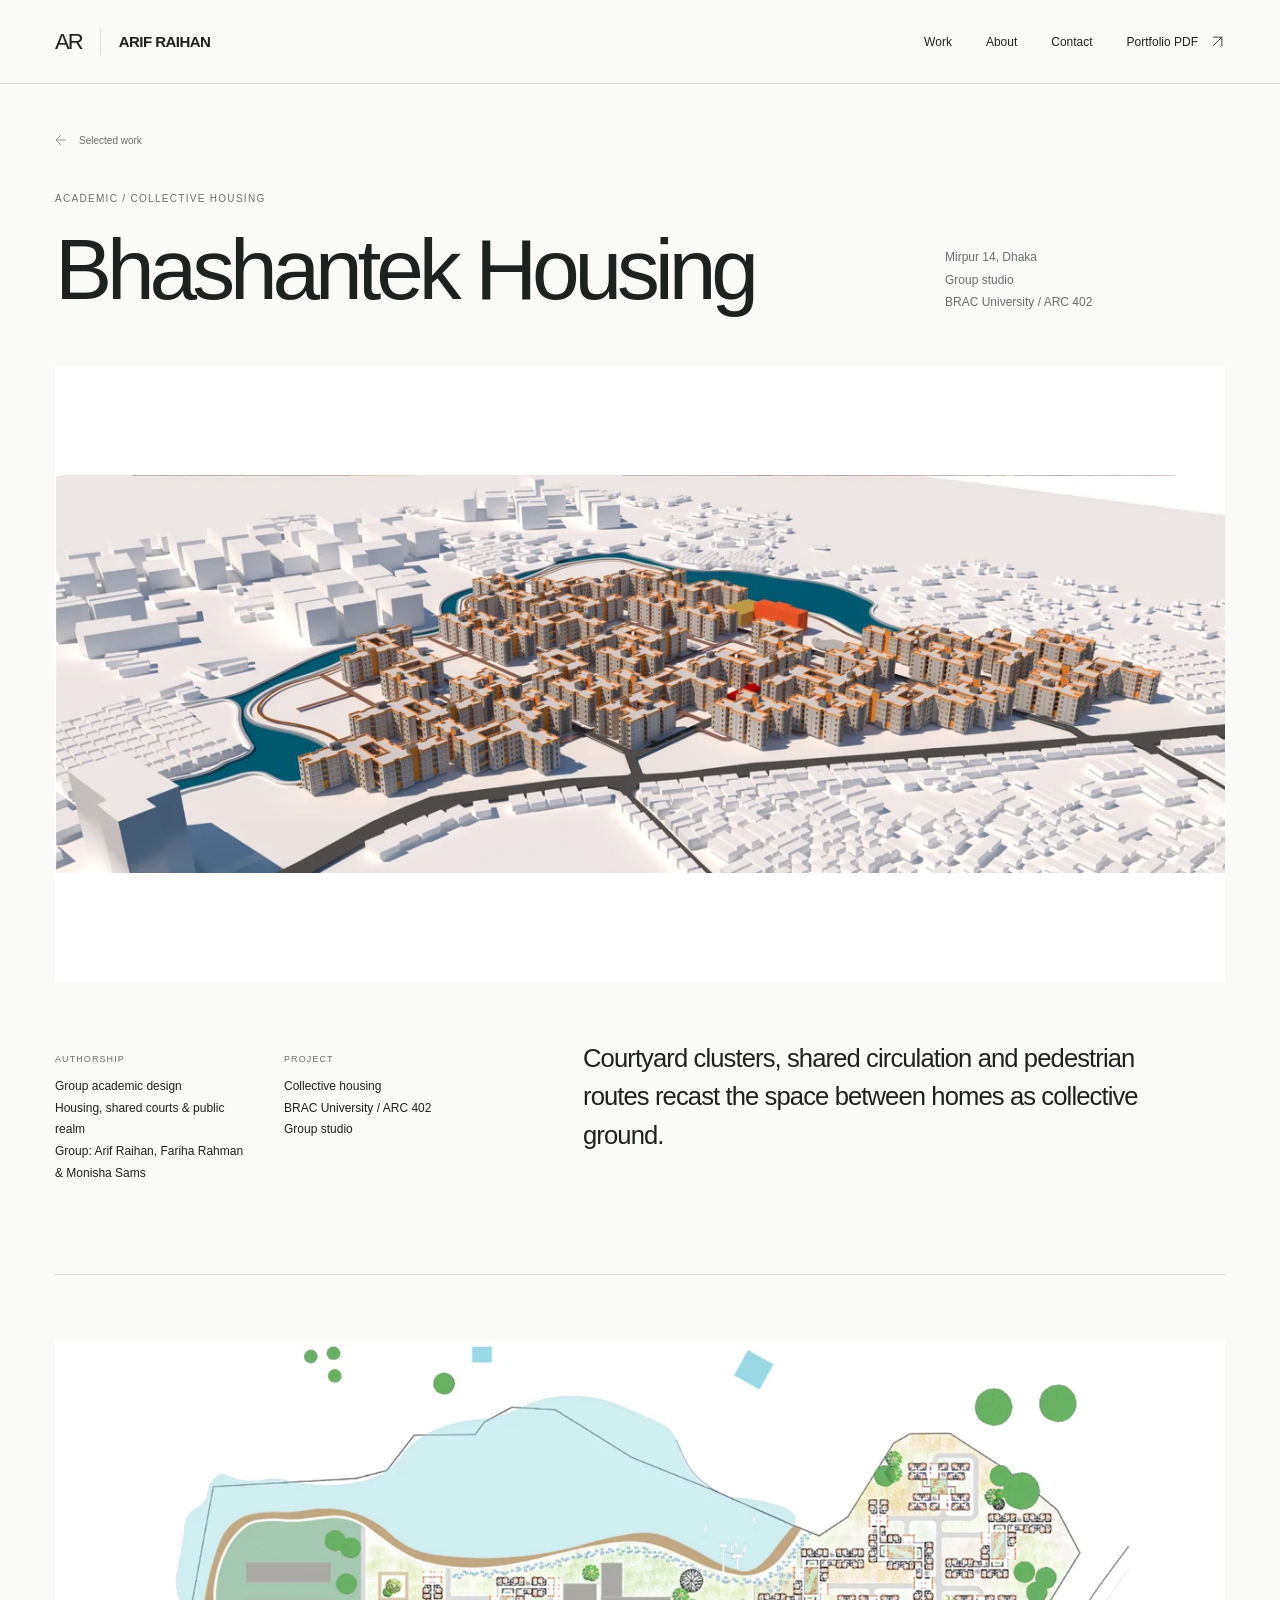
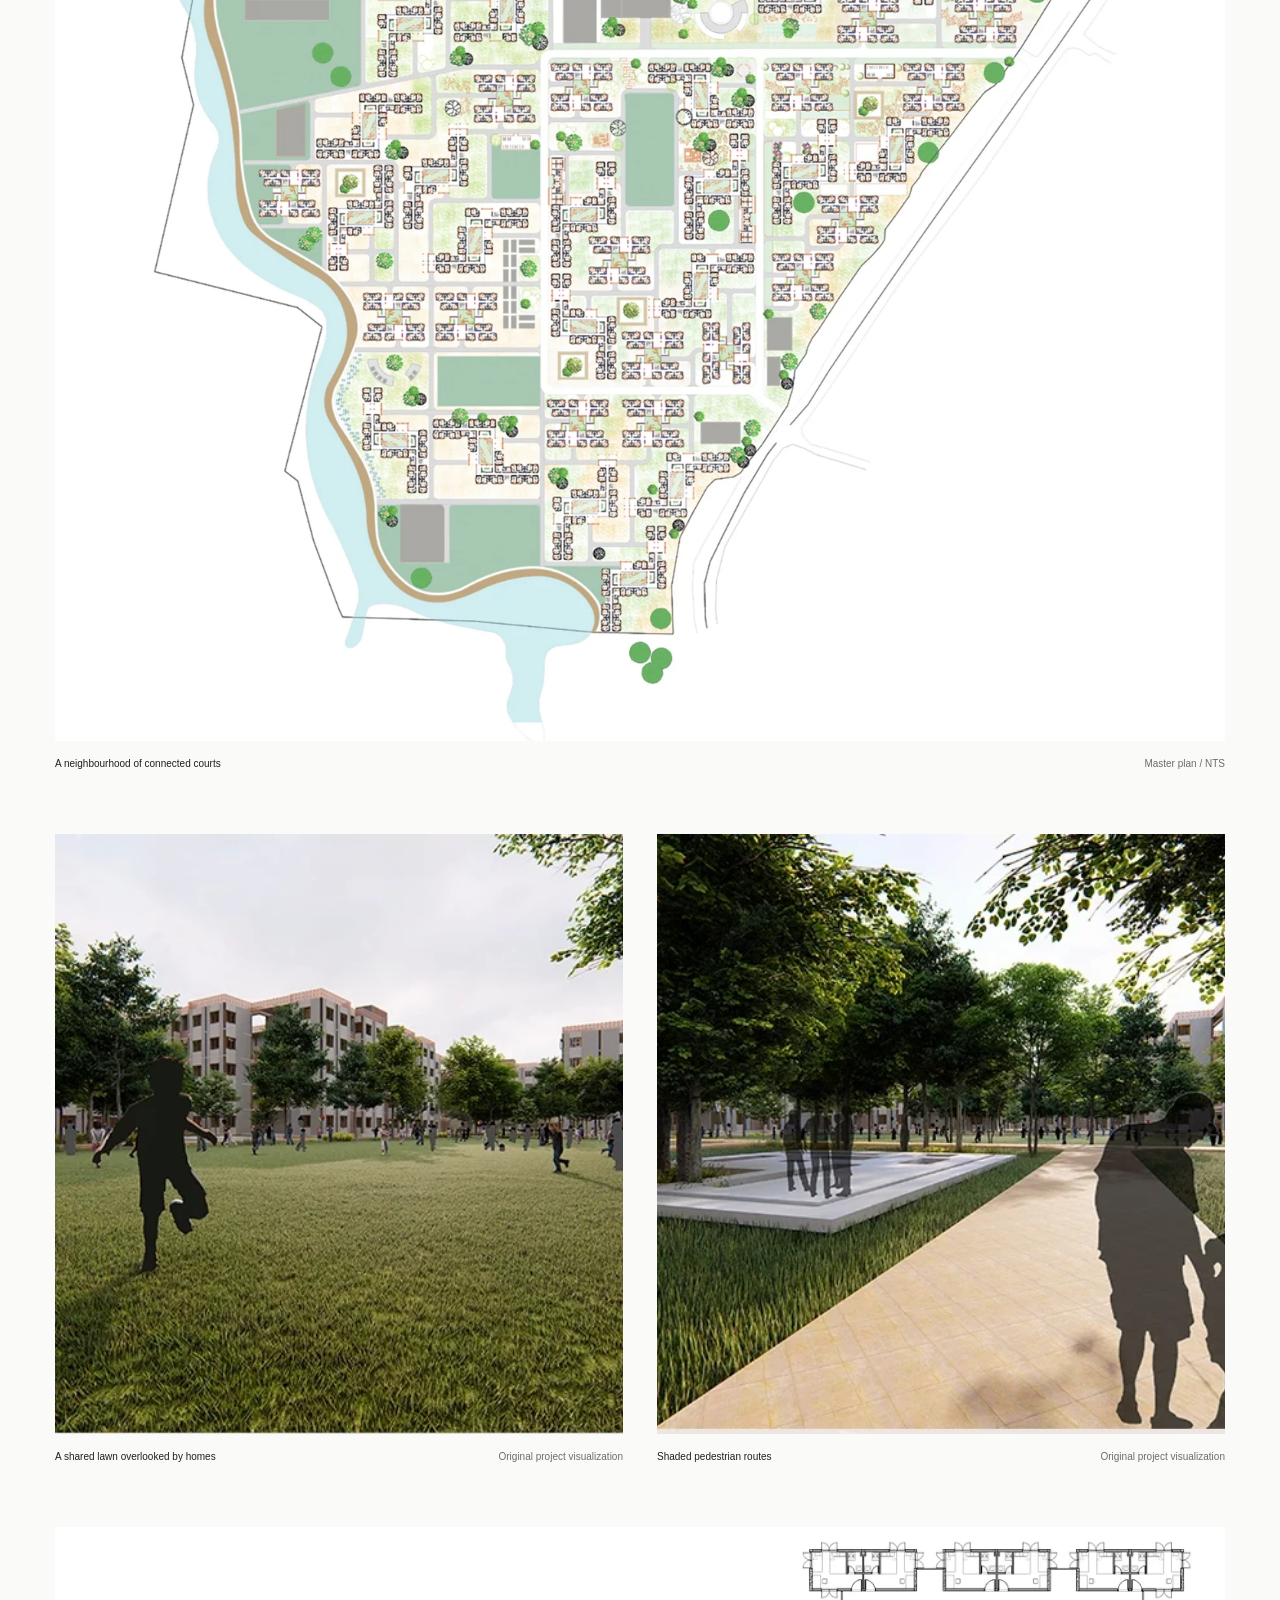
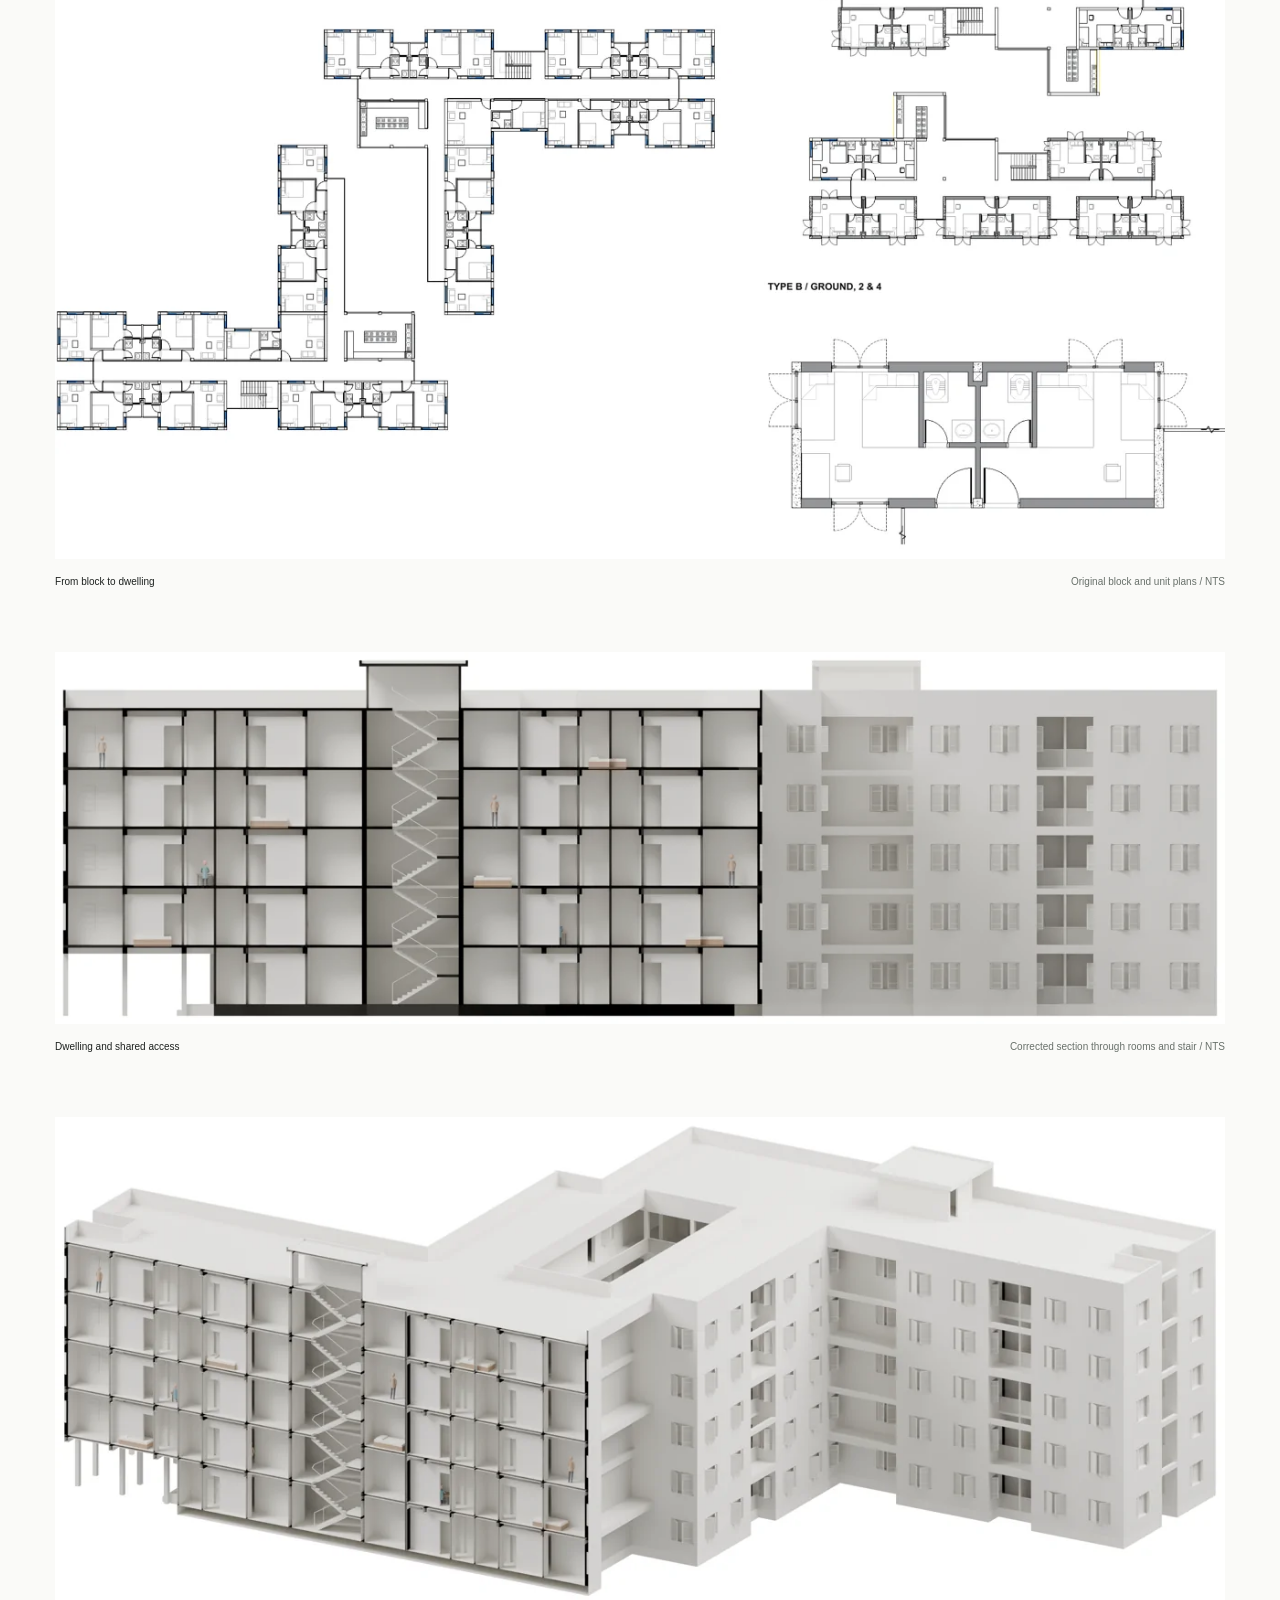
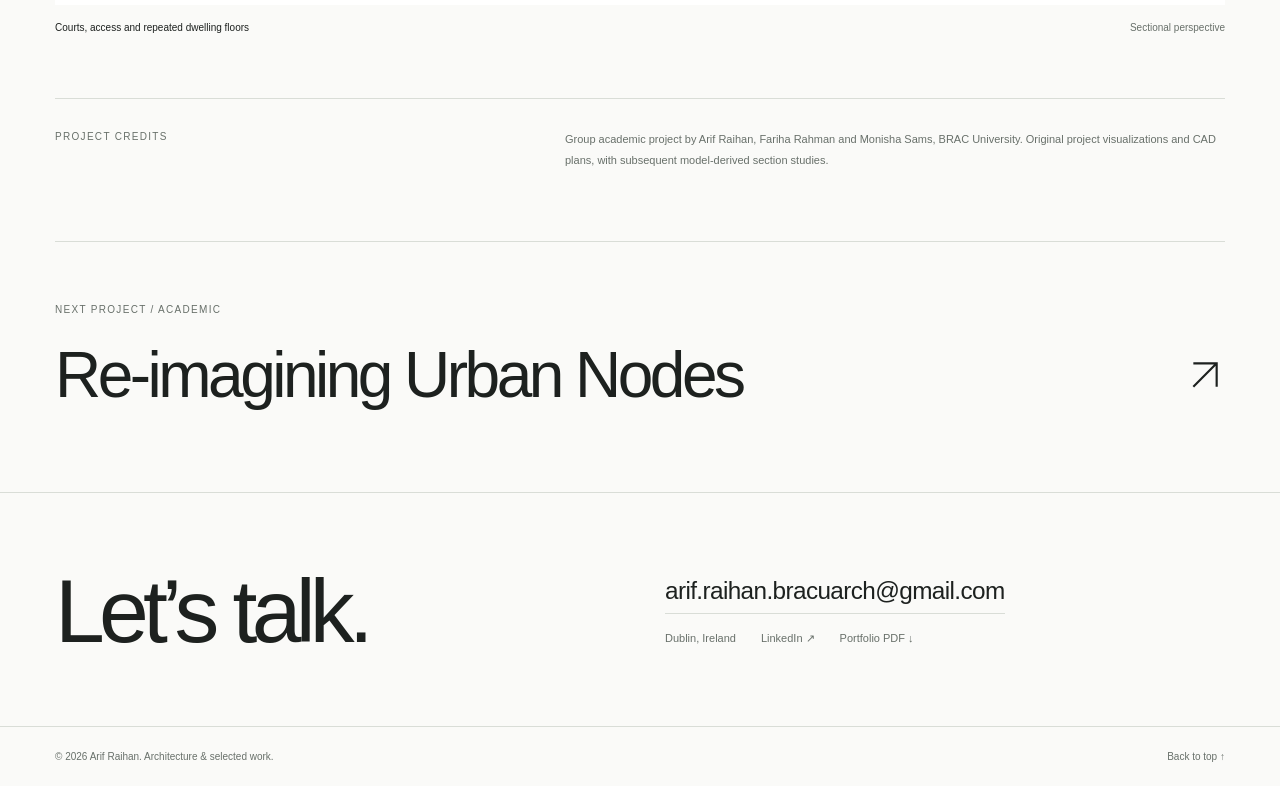
<file: projects/bhashantek-housing/index.html>
<!doctype html><html lang="en"><head><meta charset="utf-8"><meta name="viewport" content="width=device-width, initial-scale=1"><title>Bhashantek Housing — Arif Raihan</title><meta name="description" content="Courtyard clusters, shared circulation and pedestrian routes recast the space between homes as collective ground."><meta name="theme-color" content="#fafaf8"><meta property="og:type" content="website"><meta property="og:title" content="Bhashantek Housing — Arif Raihan"><meta property="og:description" content="Courtyard clusters, shared circulation and pedestrian routes recast the space between homes as collective ground."><meta name="twitter:card" content="summary_large_image"><link rel="icon" type="image/svg+xml" href="../../favicon.svg"><link rel="stylesheet" href="../../styles.css?v=20261025separate"><script src="../../site.js" defer></script></head><body><a class="skip" href="#main">Skip to content</a><header class="site-header"><div class="wrap header-inner"><a class="wordmark" href="../../" aria-label="Arif Raihan home"><span class="monogram" aria-hidden="true">AR</span><span>ARIF RAIHAN</span></a><button class="mobile-toggle" aria-expanded="false" aria-controls="site-navigation" aria-label="Toggle navigation"><svg viewBox="0 0 24 24" fill="none" aria-hidden="true"><path d="M3 8h18M3 16h18" stroke="currentColor" stroke-width="1.2"/></svg></button><nav class="nav" id="site-navigation" aria-label="Main navigation"><a href="../../#work">Work</a><a href="../../about/">About</a><a href="../../#contact">Contact</a><a class="pdf-link" href="../../assets/arif-raihan-portfolio.pdf" download>Portfolio PDF <svg class="arrow" aria-hidden="true" viewBox="0 0 24 24" fill="none"><path d="M5 19 19 5M5 5h14v14" stroke="currentColor" stroke-width="1.3"/></svg></a></nav></div></header><main id="main"><section class="wrap project-head" id="top"><a class="back" href="../../#work"><svg class="arrow" aria-hidden="true" viewBox="0 0 24 24" fill="none"><path d="M5 19 19 5M5 5h14v14" stroke="currentColor" stroke-width="1.3"/></svg> Selected work</a><div class="project-heading-row"><div><p class="kicker project-kind">academic / Collective housing</p><h1>Bhashantek Housing</h1></div><p class="project-location">Mirpur 14, Dhaka<br>Group studio<br>BRAC University / ARC 402</p></div></section><div class="project-cover drawing"><figure class="cover-figure"><button class="gallery-open" data-full="../../assets/housing-aerial-2400.webp" data-caption="Bhashantek Housing" aria-label="Enlarge: Bhashantek Housing"><img src="../../assets/housing-aerial-1280.webp" srcset="../../assets/housing-aerial-640.webp 640w, ../../assets/housing-aerial-1280.webp 1280w, ../../assets/housing-aerial-2400.webp 2400w" sizes="(max-width: 650px) 100vw, 90vw" width="3508" height="1194" alt="Bhashantek Housing" loading="eager" decoding="async" fetchpriority=high><span class="zoom-icon"><svg viewBox="0 0 24 24" fill="none" aria-hidden="true"><path d="M4 10V4h6m4 0h6v6m0 4v6h-6M10 20H4v-6" stroke="currentColor" stroke-width="1.3"/></svg></span></button></figure></div><div class="wrap"><section class="project-intro"><dl class="project-facts"><div><dt>Authorship</dt><dd>Group academic design<br>Housing, shared courts & public realm<br>Group: Arif Raihan, Fariha Rahman<br>& Monisha Sams</dd></div><div><dt>Project</dt><dd>Collective housing<br>BRAC University / ARC 402<br>Group studio</dd></div></dl><p class="project-summary">Courtyard clusters, shared circulation and pedestrian routes recast the space between homes as collective ground.</p></section><section class="gallery" aria-label="Bhashantek Housing photographs and drawings"><figure class="gallery-item"><button class="gallery-open" data-full="../../assets/housing-masterplan-2400.webp" data-caption="A neighbourhood of connected courts" aria-label="Enlarge: A neighbourhood of connected courts"><img src="../../assets/housing-masterplan-1280.webp" srcset="../../assets/housing-masterplan-640.webp 640w, ../../assets/housing-masterplan-1280.webp 1280w, ../../assets/housing-masterplan-2400.webp 2271w" sizes="(max-width: 650px) 100vw, 90vw" width="2271" height="2315" alt="A neighbourhood of connected courts" loading="lazy" decoding="async"><span class="zoom-icon"><svg viewBox="0 0 24 24" fill="none" aria-hidden="true"><path d="M4 10V4h6m4 0h6v6m0 4v6h-6M10 20H4v-6" stroke="currentColor" stroke-width="1.3"/></svg></span></button><figcaption class="gallery-caption"><span>A neighbourhood of connected courts</span><span>Master plan / NTS</span></figcaption></figure><div class="gallery-pair "><figure class="gallery-item"><button class="gallery-open" data-full="../../assets/housing-court-2400.webp" data-caption="A shared lawn overlooked by homes" aria-label="Enlarge: A shared lawn overlooked by homes"><img src="../../assets/housing-court-1280.webp" srcset="../../assets/housing-court-640.webp 640w, ../../assets/housing-court-1280.webp 828w" sizes="(max-width: 650px) 100vw, 90vw" width="828" height="466" alt="A shared lawn overlooked by homes" loading="lazy" decoding="async"><span class="zoom-icon"><svg viewBox="0 0 24 24" fill="none" aria-hidden="true"><path d="M4 10V4h6m4 0h6v6m0 4v6h-6M10 20H4v-6" stroke="currentColor" stroke-width="1.3"/></svg></span></button><figcaption class="gallery-caption"><span>A shared lawn overlooked by homes</span><span>Original project visualization</span></figcaption></figure><figure class="gallery-item"><button class="gallery-open" data-full="../../assets/housing-path-2400.webp" data-caption="Shaded pedestrian routes" aria-label="Enlarge: Shaded pedestrian routes"><img src="../../assets/housing-path-1280.webp" srcset="../../assets/housing-path-640.webp 640w, ../../assets/housing-path-1280.webp 824w" sizes="(max-width: 650px) 100vw, 90vw" width="824" height="466" alt="Shaded pedestrian routes" loading="lazy" decoding="async"><span class="zoom-icon"><svg viewBox="0 0 24 24" fill="none" aria-hidden="true"><path d="M4 10V4h6m4 0h6v6m0 4v6h-6M10 20H4v-6" stroke="currentColor" stroke-width="1.3"/></svg></span></button><figcaption class="gallery-caption"><span>Shaded pedestrian routes</span><span>Original project visualization</span></figcaption></figure></div><figure class="gallery-item"><button class="gallery-open" data-full="../../assets/housing-plans-2400.webp" data-caption="From block to dwelling" aria-label="Enlarge: From block to dwelling"><img src="../../assets/housing-plans-1280.webp" srcset="../../assets/housing-plans-640.webp 640w, ../../assets/housing-plans-1280.webp 1280w, ../../assets/housing-plans-2400.webp 2389w" sizes="(max-width: 650px) 100vw, 90vw" width="2389" height="1289" alt="From block to dwelling" loading="lazy" decoding="async"><span class="zoom-icon"><svg viewBox="0 0 24 24" fill="none" aria-hidden="true"><path d="M4 10V4h6m4 0h6v6m0 4v6h-6M10 20H4v-6" stroke="currentColor" stroke-width="1.3"/></svg></span></button><figcaption class="gallery-caption"><span>From block to dwelling</span><span>Original block and unit plans / NTS</span></figcaption></figure><figure class="gallery-item"><button class="gallery-open" data-full="../../assets/housing-section-2400.webp" data-caption="Dwelling and shared access" aria-label="Enlarge: Dwelling and shared access"><img src="../../assets/housing-section-1280.webp" srcset="../../assets/housing-section-640.webp 640w, ../../assets/housing-section-1280.webp 1280w, ../../assets/housing-section-2400.webp 2400w" sizes="(max-width: 650px) 100vw, 90vw" width="3010" height="957" alt="Dwelling and shared access" loading="lazy" decoding="async"><span class="zoom-icon"><svg viewBox="0 0 24 24" fill="none" aria-hidden="true"><path d="M4 10V4h6m4 0h6v6m0 4v6h-6M10 20H4v-6" stroke="currentColor" stroke-width="1.3"/></svg></span></button><figcaption class="gallery-caption"><span>Dwelling and shared access</span><span>Corrected section through rooms and stair / NTS</span></figcaption></figure><figure class="gallery-item"><button class="gallery-open" data-full="../../assets/housing-cutaway-2400.webp" data-caption="Courts, access and repeated dwelling floors" aria-label="Enlarge: Courts, access and repeated dwelling floors"><img src="../../assets/housing-cutaway-1280.webp" srcset="../../assets/housing-cutaway-640.webp 640w, ../../assets/housing-cutaway-1280.webp 1280w, ../../assets/housing-cutaway-2400.webp 2400w" sizes="(max-width: 650px) 100vw, 90vw" width="2671" height="1115" alt="Courts, access and repeated dwelling floors" loading="lazy" decoding="async"><span class="zoom-icon"><svg viewBox="0 0 24 24" fill="none" aria-hidden="true"><path d="M4 10V4h6m4 0h6v6m0 4v6h-6M10 20H4v-6" stroke="currentColor" stroke-width="1.3"/></svg></span></button><figcaption class="gallery-caption"><span>Courts, access and repeated dwelling floors</span><span>Sectional perspective</span></figcaption></figure></section><div class="project-note"><span class="kicker">Project credits</span><p>Group academic project by Arif Raihan, Fariha Rahman and Monisha Sams, BRAC University. Original project visualizations and CAD plans, with subsequent model-derived section studies.</p></div><a class="next-project" href="../../projects/gol-talab-urban-nodes/"><p class="kicker">Next project / academic</p><div class="next-row"><span>Re-imagining Urban Nodes</span><svg class="arrow" aria-hidden="true" viewBox="0 0 24 24" fill="none"><path d="M5 19 19 5M5 5h14v14" stroke="currentColor" stroke-width="1.3"/></svg></div></a></div></main><section class="wrap contact" id="contact" aria-labelledby="contact-title"><h2 id="contact-title">Let’s talk.</h2><div class="contact-links"><a class="contact-email" href="mailto:arif.raihan.bracuarch@gmail.com">arif.raihan.bracuarch@gmail.com</a><div class="contact-sub"><span>Dublin, Ireland</span><a href="https://www.linkedin.com/in/meister-arif-raihan/" target="_blank" rel="noopener noreferrer">LinkedIn ↗</a><a href="../../assets/arif-raihan-portfolio.pdf" download>Portfolio PDF ↓</a></div></div></section><footer class="wrap site-footer"><span>© 2026 Arif Raihan. Architecture & selected work.</span><a href="#top">Back to top ↑</a></footer><dialog class="lightbox" id="lightbox" aria-label="Project image viewer"><div class="lightbox-shell"><div class="lightbox-top"><span class="lightbox-title">Bhashantek Housing</span><button class="lightbox-close" aria-label="Close image viewer">×</button></div><div class="lightbox-view"><img alt="Selected project image" src="../../favicon.svg"></div><div class="lightbox-bottom"><span class="lightbox-caption"></span><div class="lightbox-actions"><span class="lightbox-count" aria-live="polite"></span><button class="lightbox-nav" data-direction="previous" aria-label="Previous image">←</button><button class="lightbox-nav" data-direction="next" aria-label="Next image">→</button></div></div></div></dialog></body></html>
</file>
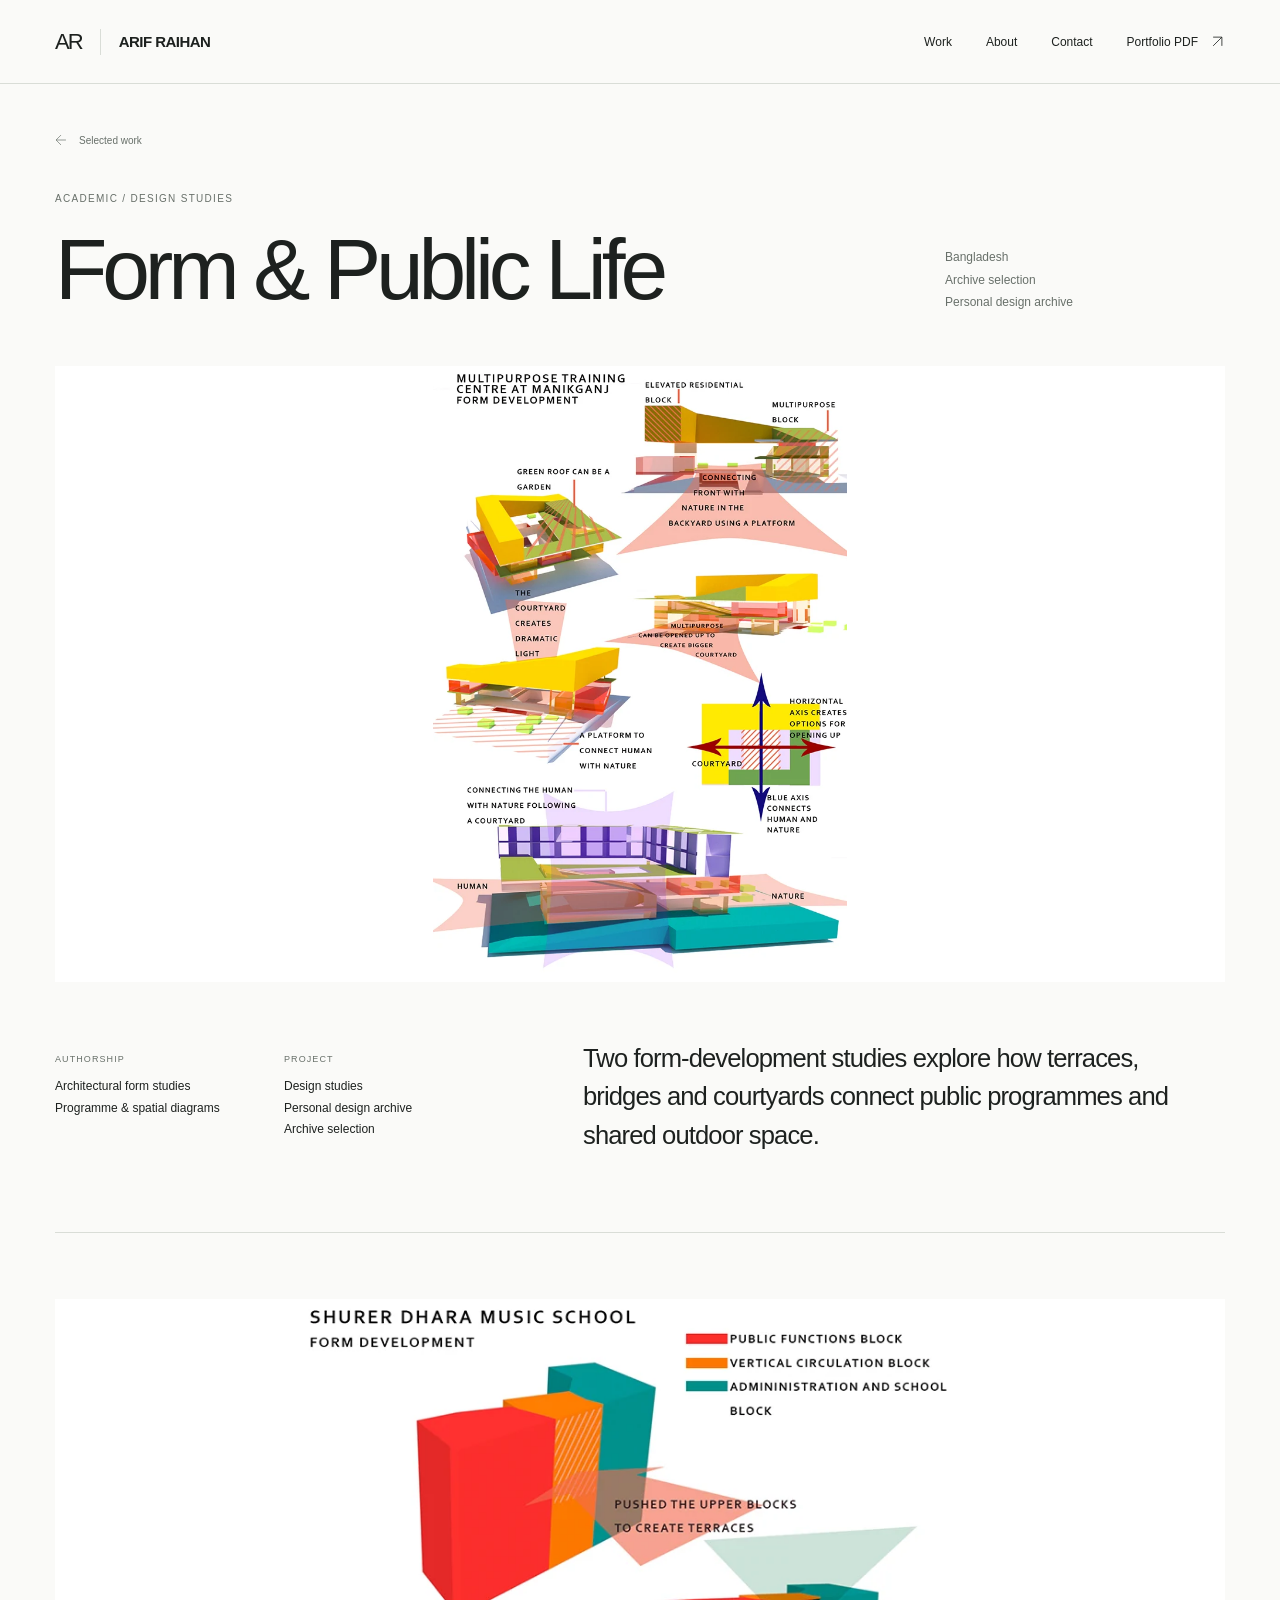
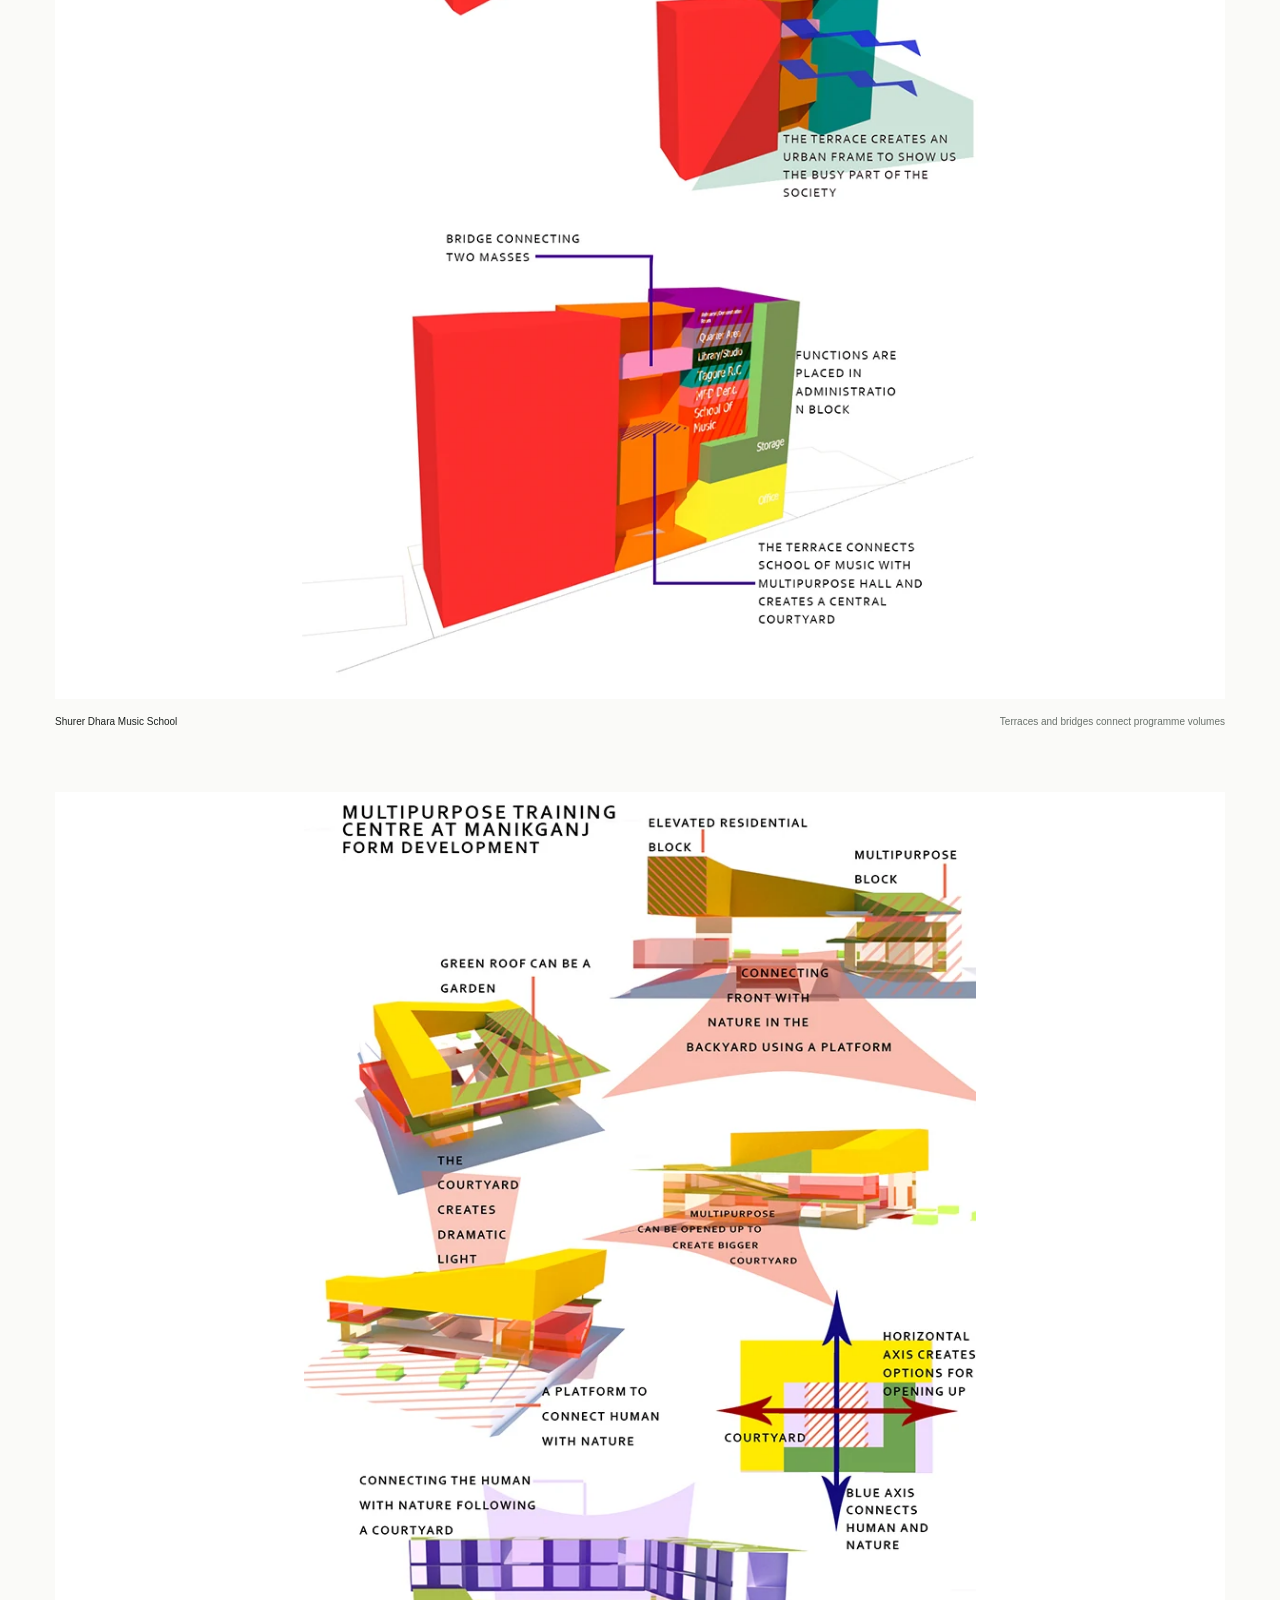
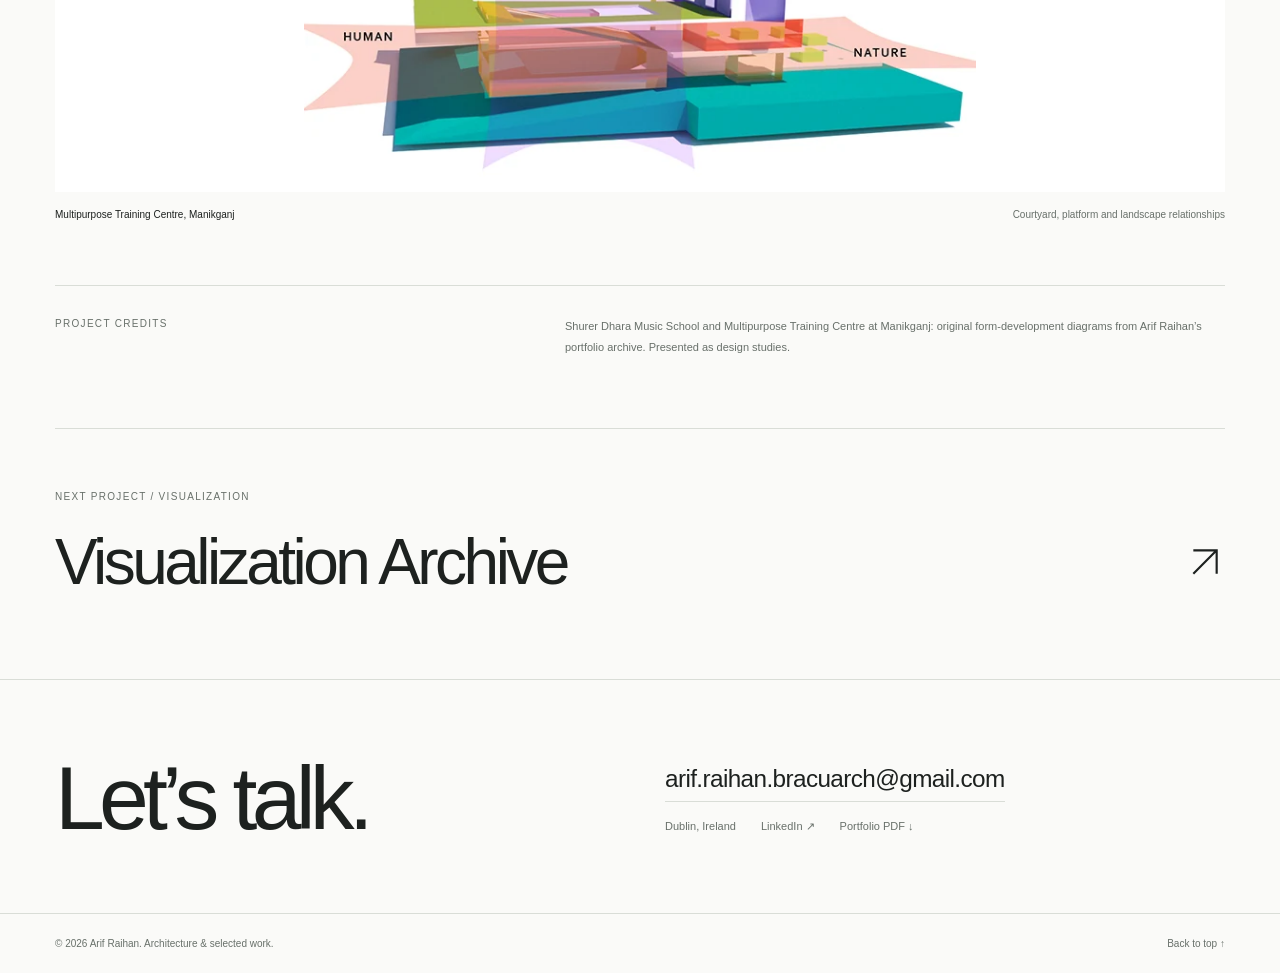
<file: projects/early-form-studies/index.html>
<!doctype html><html lang="en"><head><meta charset="utf-8"><meta name="viewport" content="width=device-width, initial-scale=1"><title>Form &amp; Public Life — Arif Raihan</title><meta name="description" content="Two form-development studies explore how terraces, bridges and courtyards connect public programmes and shared outdoor space."><meta name="theme-color" content="#fafaf8"><meta property="og:type" content="website"><meta property="og:title" content="Form &amp; Public Life — Arif Raihan"><meta property="og:description" content="Two form-development studies explore how terraces, bridges and courtyards connect public programmes and shared outdoor space."><meta name="twitter:card" content="summary_large_image"><link rel="icon" type="image/svg+xml" href="../../favicon.svg"><link rel="stylesheet" href="../../styles.css?v=20261025separate"><script src="../../site.js" defer></script></head><body><a class="skip" href="#main">Skip to content</a><header class="site-header"><div class="wrap header-inner"><a class="wordmark" href="../../" aria-label="Arif Raihan home"><span class="monogram" aria-hidden="true">AR</span><span>ARIF RAIHAN</span></a><button class="mobile-toggle" aria-expanded="false" aria-controls="site-navigation" aria-label="Toggle navigation"><svg viewBox="0 0 24 24" fill="none" aria-hidden="true"><path d="M3 8h18M3 16h18" stroke="currentColor" stroke-width="1.2"/></svg></button><nav class="nav" id="site-navigation" aria-label="Main navigation"><a href="../../#work">Work</a><a href="../../about/">About</a><a href="../../#contact">Contact</a><a class="pdf-link" href="../../assets/arif-raihan-portfolio.pdf" download>Portfolio PDF <svg class="arrow" aria-hidden="true" viewBox="0 0 24 24" fill="none"><path d="M5 19 19 5M5 5h14v14" stroke="currentColor" stroke-width="1.3"/></svg></a></nav></div></header><main id="main"><section class="wrap project-head" id="top"><a class="back" href="../../#work"><svg class="arrow" aria-hidden="true" viewBox="0 0 24 24" fill="none"><path d="M5 19 19 5M5 5h14v14" stroke="currentColor" stroke-width="1.3"/></svg> Selected work</a><div class="project-heading-row"><div><p class="kicker project-kind">academic / Design studies</p><h1>Form &amp; Public Life</h1></div><p class="project-location">Bangladesh<br>Archive selection<br>Personal design archive</p></div></section><div class="project-cover drawing"><figure class="cover-figure"><button class="gallery-open" data-full="../../assets/training-form-2400.webp" data-caption="Form &amp; Public Life" aria-label="Enlarge: Form &amp; Public Life"><img src="../../assets/training-form-1280.webp" srcset="../../assets/training-form-640.webp 640w, ../../assets/training-form-1280.webp 706w" sizes="(max-width: 650px) 100vw, 90vw" width="706" height="1050" alt="Form &amp; Public Life" loading="eager" decoding="async" fetchpriority=high><span class="zoom-icon"><svg viewBox="0 0 24 24" fill="none" aria-hidden="true"><path d="M4 10V4h6m4 0h6v6m0 4v6h-6M10 20H4v-6" stroke="currentColor" stroke-width="1.3"/></svg></span></button></figure></div><div class="wrap"><section class="project-intro"><dl class="project-facts"><div><dt>Authorship</dt><dd>Architectural form studies<br>Programme & spatial diagrams</dd></div><div><dt>Project</dt><dd>Design studies<br>Personal design archive<br>Archive selection</dd></div></dl><p class="project-summary">Two form-development studies explore how terraces, bridges and courtyards connect public programmes and shared outdoor space.</p></section><section class="gallery" aria-label="Form &amp; Public Life photographs and drawings"><figure class="gallery-item"><button class="gallery-open" data-full="../../assets/music-form-2400.webp" data-caption="Shurer Dhara Music School" aria-label="Enlarge: Shurer Dhara Music School"><img src="../../assets/music-form-1280.webp" srcset="../../assets/music-form-640.webp 640w, ../../assets/music-form-1280.webp 734w" sizes="(max-width: 650px) 100vw, 90vw" width="734" height="1087" alt="Shurer Dhara Music School" loading="lazy" decoding="async"><span class="zoom-icon"><svg viewBox="0 0 24 24" fill="none" aria-hidden="true"><path d="M4 10V4h6m4 0h6v6m0 4v6h-6M10 20H4v-6" stroke="currentColor" stroke-width="1.3"/></svg></span></button><figcaption class="gallery-caption"><span>Shurer Dhara Music School</span><span>Terraces and bridges connect programme volumes</span></figcaption></figure><figure class="gallery-item"><button class="gallery-open" data-full="../../assets/training-form-2400.webp" data-caption="Multipurpose Training Centre, Manikganj" aria-label="Enlarge: Multipurpose Training Centre, Manikganj"><img src="../../assets/training-form-1280.webp" srcset="../../assets/training-form-640.webp 640w, ../../assets/training-form-1280.webp 706w" sizes="(max-width: 650px) 100vw, 90vw" width="706" height="1050" alt="Multipurpose Training Centre, Manikganj" loading="lazy" decoding="async"><span class="zoom-icon"><svg viewBox="0 0 24 24" fill="none" aria-hidden="true"><path d="M4 10V4h6m4 0h6v6m0 4v6h-6M10 20H4v-6" stroke="currentColor" stroke-width="1.3"/></svg></span></button><figcaption class="gallery-caption"><span>Multipurpose Training Centre, Manikganj</span><span>Courtyard, platform and landscape relationships</span></figcaption></figure></section><div class="project-note"><span class="kicker">Project credits</span><p>Shurer Dhara Music School and Multipurpose Training Centre at Manikganj: original form-development diagrams from Arif Raihan’s portfolio archive. Presented as design studies.</p></div><a class="next-project" href="../../projects/visualization-archive/"><p class="kicker">Next project / visualization</p><div class="next-row"><span>Visualization Archive</span><svg class="arrow" aria-hidden="true" viewBox="0 0 24 24" fill="none"><path d="M5 19 19 5M5 5h14v14" stroke="currentColor" stroke-width="1.3"/></svg></div></a></div></main><section class="wrap contact" id="contact" aria-labelledby="contact-title"><h2 id="contact-title">Let’s talk.</h2><div class="contact-links"><a class="contact-email" href="mailto:arif.raihan.bracuarch@gmail.com">arif.raihan.bracuarch@gmail.com</a><div class="contact-sub"><span>Dublin, Ireland</span><a href="https://www.linkedin.com/in/meister-arif-raihan/" target="_blank" rel="noopener noreferrer">LinkedIn ↗</a><a href="../../assets/arif-raihan-portfolio.pdf" download>Portfolio PDF ↓</a></div></div></section><footer class="wrap site-footer"><span>© 2026 Arif Raihan. Architecture & selected work.</span><a href="#top">Back to top ↑</a></footer><dialog class="lightbox" id="lightbox" aria-label="Project image viewer"><div class="lightbox-shell"><div class="lightbox-top"><span class="lightbox-title">Form &amp; Public Life</span><button class="lightbox-close" aria-label="Close image viewer">×</button></div><div class="lightbox-view"><img alt="Selected project image" src="../../favicon.svg"></div><div class="lightbox-bottom"><span class="lightbox-caption"></span><div class="lightbox-actions"><span class="lightbox-count" aria-live="polite"></span><button class="lightbox-nav" data-direction="previous" aria-label="Previous image">←</button><button class="lightbox-nav" data-direction="next" aria-label="Next image">→</button></div></div></div></dialog></body></html>
</file>
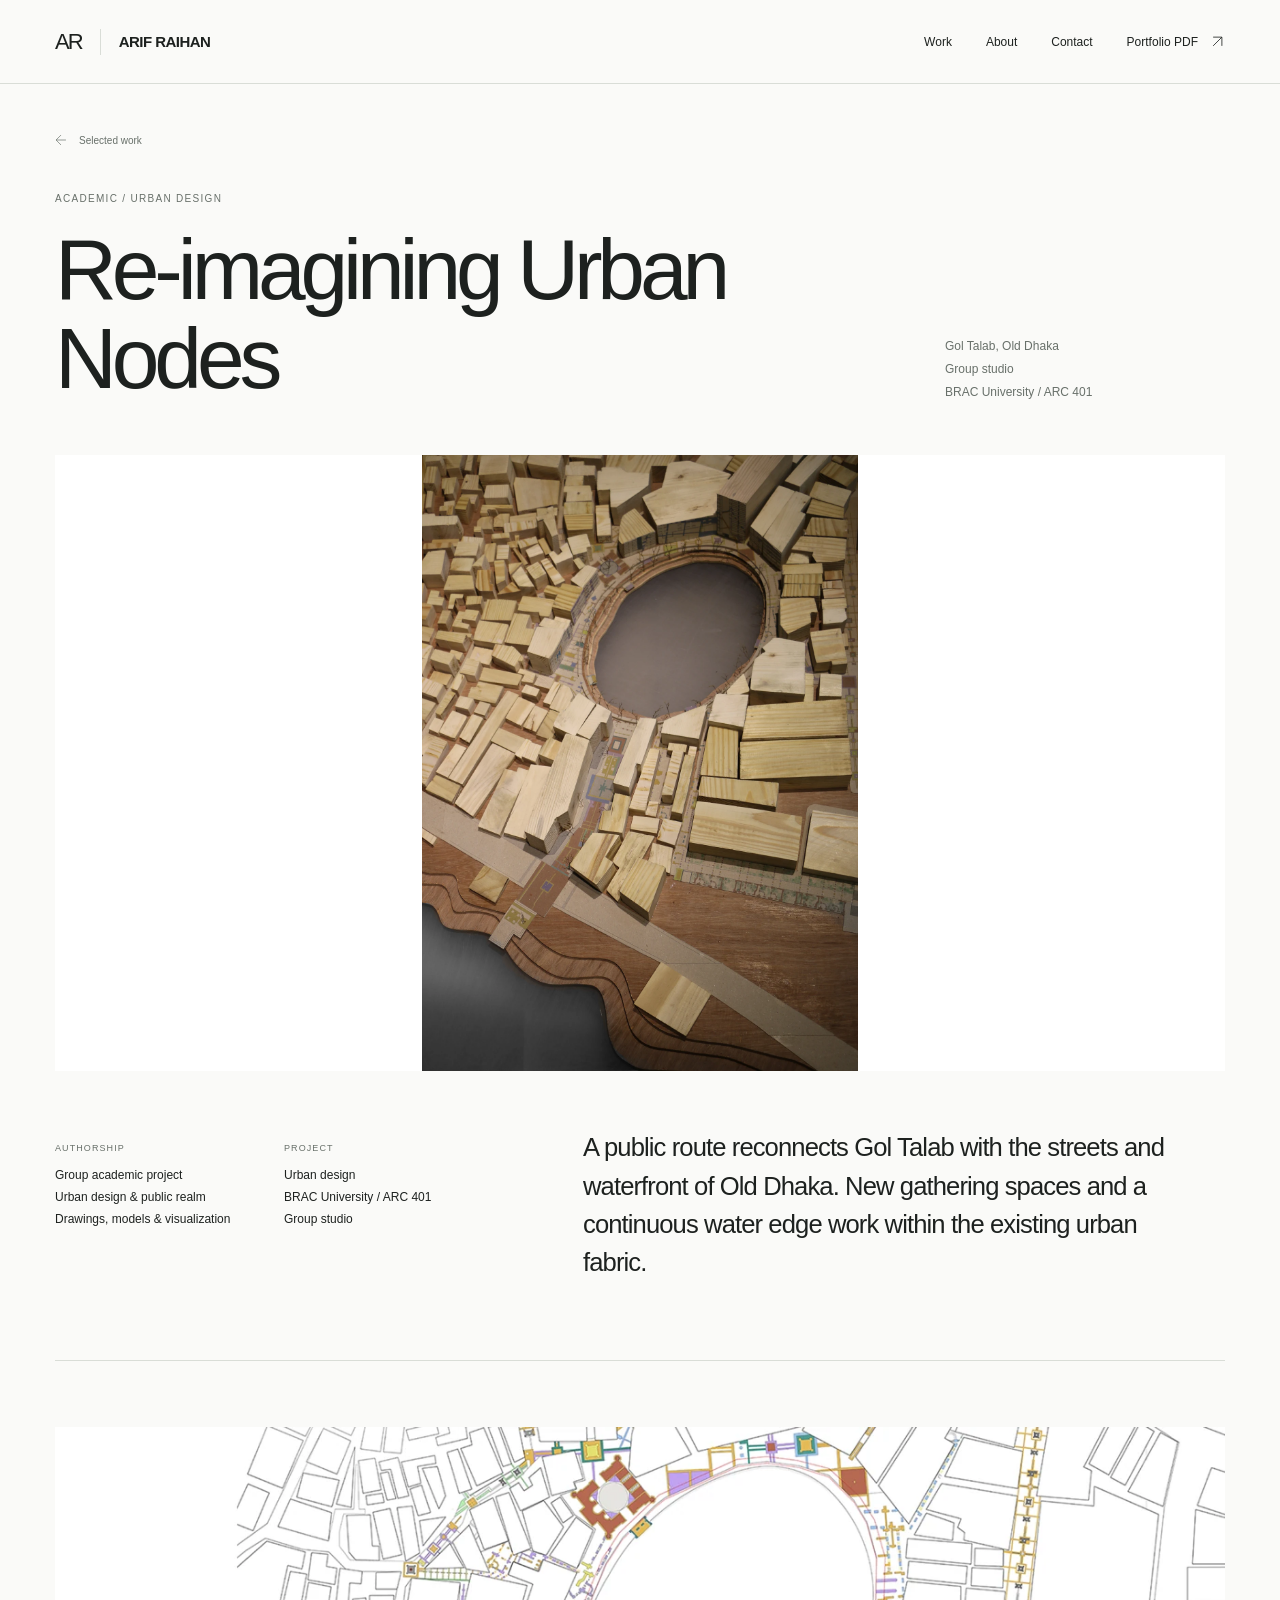
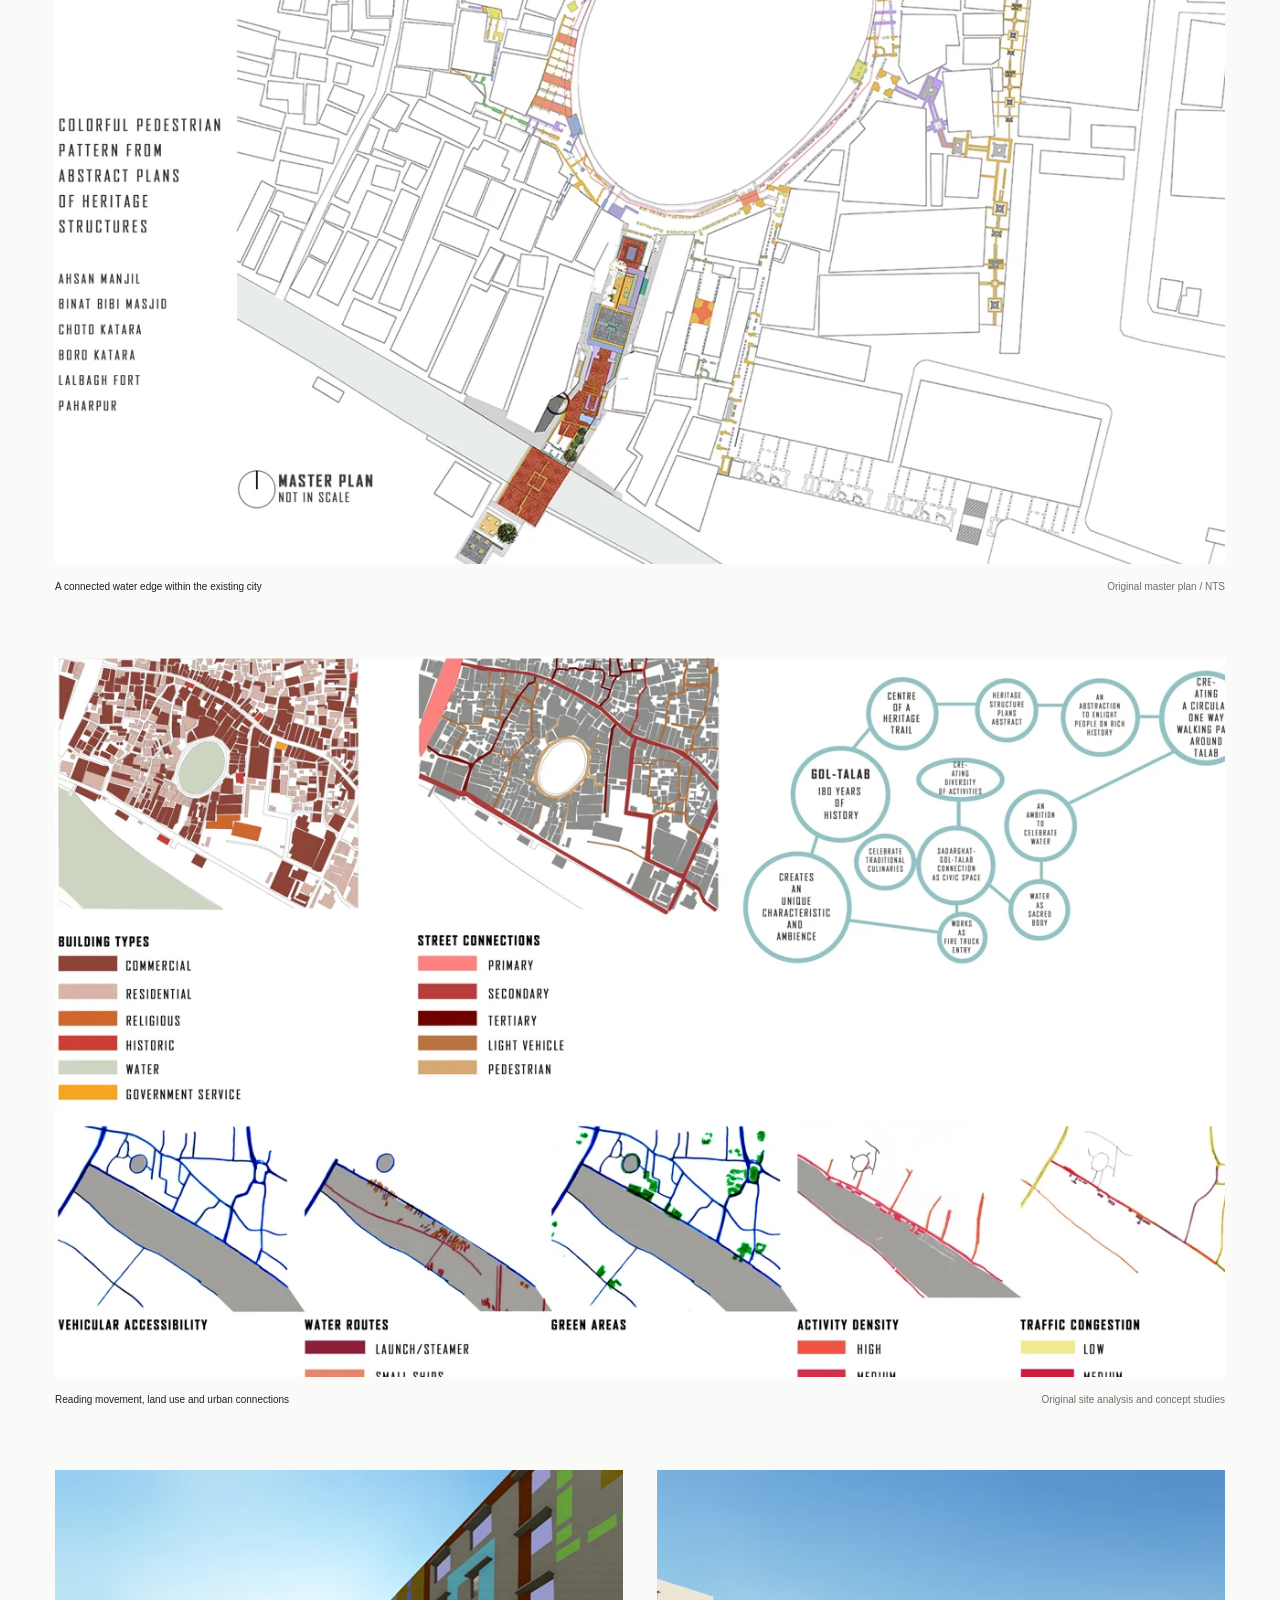
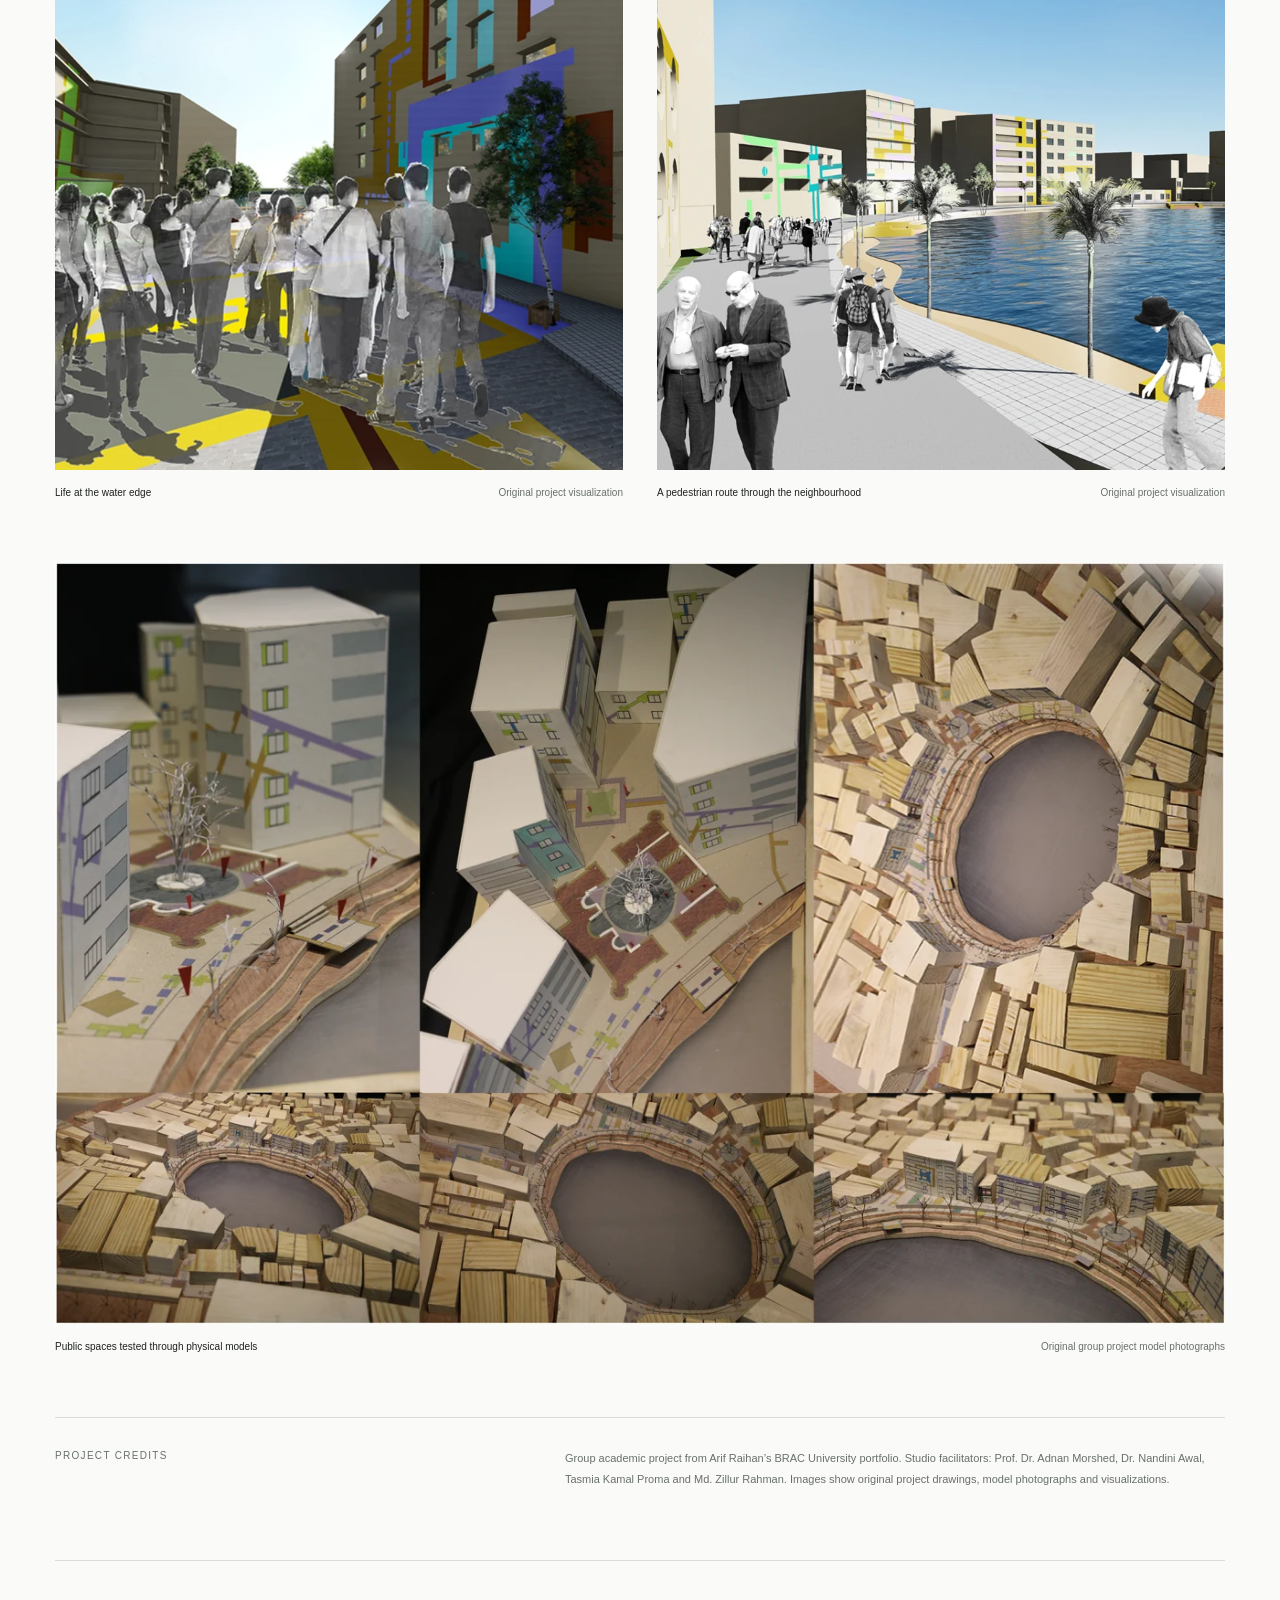
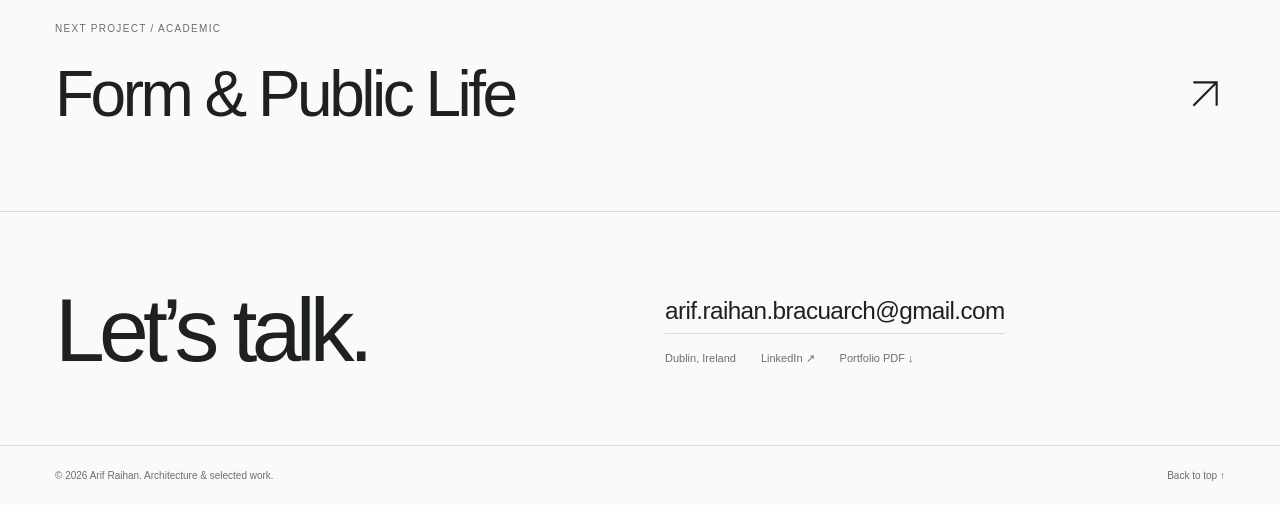
<file: projects/gol-talab-urban-nodes/index.html>
<!doctype html><html lang="en"><head><meta charset="utf-8"><meta name="viewport" content="width=device-width, initial-scale=1"><title>Re-imagining Urban Nodes — Arif Raihan</title><meta name="description" content="A public route reconnects Gol Talab with the streets and waterfront of Old Dhaka. New gathering spaces and a continuous water edge work within the existing urban fabric."><meta name="theme-color" content="#fafaf8"><meta property="og:type" content="website"><meta property="og:title" content="Re-imagining Urban Nodes — Arif Raihan"><meta property="og:description" content="A public route reconnects Gol Talab with the streets and waterfront of Old Dhaka. New gathering spaces and a continuous water edge work within the existing urban fabric."><meta name="twitter:card" content="summary_large_image"><link rel="icon" type="image/svg+xml" href="../../favicon.svg"><link rel="stylesheet" href="../../styles.css?v=20261025separate"><script src="../../site.js" defer></script></head><body><a class="skip" href="#main">Skip to content</a><header class="site-header"><div class="wrap header-inner"><a class="wordmark" href="../../" aria-label="Arif Raihan home"><span class="monogram" aria-hidden="true">AR</span><span>ARIF RAIHAN</span></a><button class="mobile-toggle" aria-expanded="false" aria-controls="site-navigation" aria-label="Toggle navigation"><svg viewBox="0 0 24 24" fill="none" aria-hidden="true"><path d="M3 8h18M3 16h18" stroke="currentColor" stroke-width="1.2"/></svg></button><nav class="nav" id="site-navigation" aria-label="Main navigation"><a href="../../#work">Work</a><a href="../../about/">About</a><a href="../../#contact">Contact</a><a class="pdf-link" href="../../assets/arif-raihan-portfolio.pdf" download>Portfolio PDF <svg class="arrow" aria-hidden="true" viewBox="0 0 24 24" fill="none"><path d="M5 19 19 5M5 5h14v14" stroke="currentColor" stroke-width="1.3"/></svg></a></nav></div></header><main id="main"><section class="wrap project-head" id="top"><a class="back" href="../../#work"><svg class="arrow" aria-hidden="true" viewBox="0 0 24 24" fill="none"><path d="M5 19 19 5M5 5h14v14" stroke="currentColor" stroke-width="1.3"/></svg> Selected work</a><div class="project-heading-row"><div><p class="kicker project-kind">academic / Urban design</p><h1>Re-imagining Urban Nodes</h1></div><p class="project-location">Gol Talab, Old Dhaka<br>Group studio<br>BRAC University / ARC 401</p></div></section><div class="project-cover drawing"><figure class="cover-figure"><button class="gallery-open" data-full="../../assets/urban-model-2400.webp" data-caption="Re-imagining Urban Nodes" aria-label="Enlarge: Re-imagining Urban Nodes"><img src="../../assets/urban-model-1280.webp" srcset="../../assets/urban-model-640.webp 640w, ../../assets/urban-model-1280.webp 1280w, ../../assets/urban-model-2400.webp 1754w" sizes="(max-width: 650px) 100vw, 90vw" width="1754" height="2480" alt="Re-imagining Urban Nodes" loading="eager" decoding="async" fetchpriority=high><span class="zoom-icon"><svg viewBox="0 0 24 24" fill="none" aria-hidden="true"><path d="M4 10V4h6m4 0h6v6m0 4v6h-6M10 20H4v-6" stroke="currentColor" stroke-width="1.3"/></svg></span></button></figure></div><div class="wrap"><section class="project-intro"><dl class="project-facts"><div><dt>Authorship</dt><dd>Group academic project<br>Urban design & public realm<br>Drawings, models & visualization</dd></div><div><dt>Project</dt><dd>Urban design<br>BRAC University / ARC 401<br>Group studio</dd></div></dl><p class="project-summary">A public route reconnects Gol Talab with the streets and waterfront of Old Dhaka. New gathering spaces and a continuous water edge work within the existing urban fabric.</p></section><section class="gallery" aria-label="Re-imagining Urban Nodes photographs and drawings"><figure class="gallery-item"><button class="gallery-open" data-full="../../assets/urban-plan-2400.webp" data-caption="A connected water edge within the existing city" aria-label="Enlarge: A connected water edge within the existing city"><img src="../../assets/urban-plan-1280.webp" srcset="../../assets/urban-plan-640.webp 640w, ../../assets/urban-plan-1280.webp 1280w, ../../assets/urban-plan-2400.webp 2400w" sizes="(max-width: 650px) 100vw, 90vw" width="3066" height="1933" alt="A connected water edge within the existing city" loading="lazy" decoding="async"><span class="zoom-icon"><svg viewBox="0 0 24 24" fill="none" aria-hidden="true"><path d="M4 10V4h6m4 0h6v6m0 4v6h-6M10 20H4v-6" stroke="currentColor" stroke-width="1.3"/></svg></span></button><figcaption class="gallery-caption"><span>A connected water edge within the existing city</span><span>Original master plan / NTS</span></figcaption></figure><figure class="gallery-item"><button class="gallery-open" data-full="../../assets/urban-strategy-2400.webp" data-caption="Reading movement, land use and urban connections" aria-label="Enlarge: Reading movement, land use and urban connections"><img src="../../assets/urban-strategy-1280.webp" srcset="../../assets/urban-strategy-640.webp 640w, ../../assets/urban-strategy-1280.webp 1280w, ../../assets/urban-strategy-2400.webp 2400w" sizes="(max-width: 650px) 100vw, 90vw" width="3084" height="1896" alt="Reading movement, land use and urban connections" loading="lazy" decoding="async"><span class="zoom-icon"><svg viewBox="0 0 24 24" fill="none" aria-hidden="true"><path d="M4 10V4h6m4 0h6v6m0 4v6h-6M10 20H4v-6" stroke="currentColor" stroke-width="1.3"/></svg></span></button><figcaption class="gallery-caption"><span>Reading movement, land use and urban connections</span><span>Original site analysis and concept studies</span></figcaption></figure><div class="gallery-pair "><figure class="gallery-item"><button class="gallery-open" data-full="../../assets/urban-waterfront-2400.webp" data-caption="Life at the water edge" aria-label="Enlarge: Life at the water edge"><img src="../../assets/urban-waterfront-1280.webp" srcset="../../assets/urban-waterfront-640.webp 640w, ../../assets/urban-waterfront-1280.webp 1280w, ../../assets/urban-waterfront-2400.webp 1570w" sizes="(max-width: 650px) 100vw, 90vw" width="1570" height="967" alt="Life at the water edge" loading="lazy" decoding="async"><span class="zoom-icon"><svg viewBox="0 0 24 24" fill="none" aria-hidden="true"><path d="M4 10V4h6m4 0h6v6m0 4v6h-6M10 20H4v-6" stroke="currentColor" stroke-width="1.3"/></svg></span></button><figcaption class="gallery-caption"><span>Life at the water edge</span><span>Original project visualization</span></figcaption></figure><figure class="gallery-item"><button class="gallery-open" data-full="../../assets/urban-street-2400.webp" data-caption="A pedestrian route through the neighbourhood" aria-label="Enlarge: A pedestrian route through the neighbourhood"><img src="../../assets/urban-street-1280.webp" srcset="../../assets/urban-street-640.webp 640w, ../../assets/urban-street-1280.webp 1280w, ../../assets/urban-street-2400.webp 1487w" sizes="(max-width: 650px) 100vw, 90vw" width="1487" height="967" alt="A pedestrian route through the neighbourhood" loading="lazy" decoding="async"><span class="zoom-icon"><svg viewBox="0 0 24 24" fill="none" aria-hidden="true"><path d="M4 10V4h6m4 0h6v6m0 4v6h-6M10 20H4v-6" stroke="currentColor" stroke-width="1.3"/></svg></span></button><figcaption class="gallery-caption"><span>A pedestrian route through the neighbourhood</span><span>Original project visualization</span></figcaption></figure></div><figure class="gallery-item"><button class="gallery-open" data-full="../../assets/urban-models-2400.webp" data-caption="Public spaces tested through physical models" aria-label="Enlarge: Public spaces tested through physical models"><img src="../../assets/urban-models-1280.webp" srcset="../../assets/urban-models-640.webp 640w, ../../assets/urban-models-1280.webp 1280w, ../../assets/urban-models-2400.webp 2400w" sizes="(max-width: 650px) 100vw, 90vw" width="3066" height="1996" alt="Public spaces tested through physical models" loading="lazy" decoding="async"><span class="zoom-icon"><svg viewBox="0 0 24 24" fill="none" aria-hidden="true"><path d="M4 10V4h6m4 0h6v6m0 4v6h-6M10 20H4v-6" stroke="currentColor" stroke-width="1.3"/></svg></span></button><figcaption class="gallery-caption"><span>Public spaces tested through physical models</span><span>Original group project model photographs</span></figcaption></figure></section><div class="project-note"><span class="kicker">Project credits</span><p>Group academic project from Arif Raihan’s BRAC University portfolio. Studio facilitators: Prof. Dr. Adnan Morshed, Dr. Nandini Awal, Tasmia Kamal Proma and Md. Zillur Rahman. Images show original project drawings, model photographs and visualizations.</p></div><a class="next-project" href="../../projects/early-form-studies/"><p class="kicker">Next project / academic</p><div class="next-row"><span>Form &amp; Public Life</span><svg class="arrow" aria-hidden="true" viewBox="0 0 24 24" fill="none"><path d="M5 19 19 5M5 5h14v14" stroke="currentColor" stroke-width="1.3"/></svg></div></a></div></main><section class="wrap contact" id="contact" aria-labelledby="contact-title"><h2 id="contact-title">Let’s talk.</h2><div class="contact-links"><a class="contact-email" href="mailto:arif.raihan.bracuarch@gmail.com">arif.raihan.bracuarch@gmail.com</a><div class="contact-sub"><span>Dublin, Ireland</span><a href="https://www.linkedin.com/in/meister-arif-raihan/" target="_blank" rel="noopener noreferrer">LinkedIn ↗</a><a href="../../assets/arif-raihan-portfolio.pdf" download>Portfolio PDF ↓</a></div></div></section><footer class="wrap site-footer"><span>© 2026 Arif Raihan. Architecture & selected work.</span><a href="#top">Back to top ↑</a></footer><dialog class="lightbox" id="lightbox" aria-label="Project image viewer"><div class="lightbox-shell"><div class="lightbox-top"><span class="lightbox-title">Re-imagining Urban Nodes</span><button class="lightbox-close" aria-label="Close image viewer">×</button></div><div class="lightbox-view"><img alt="Selected project image" src="../../favicon.svg"></div><div class="lightbox-bottom"><span class="lightbox-caption"></span><div class="lightbox-actions"><span class="lightbox-count" aria-live="polite"></span><button class="lightbox-nav" data-direction="previous" aria-label="Previous image">←</button><button class="lightbox-nav" data-direction="next" aria-label="Next image">→</button></div></div></div></dialog></body></html>
</file>
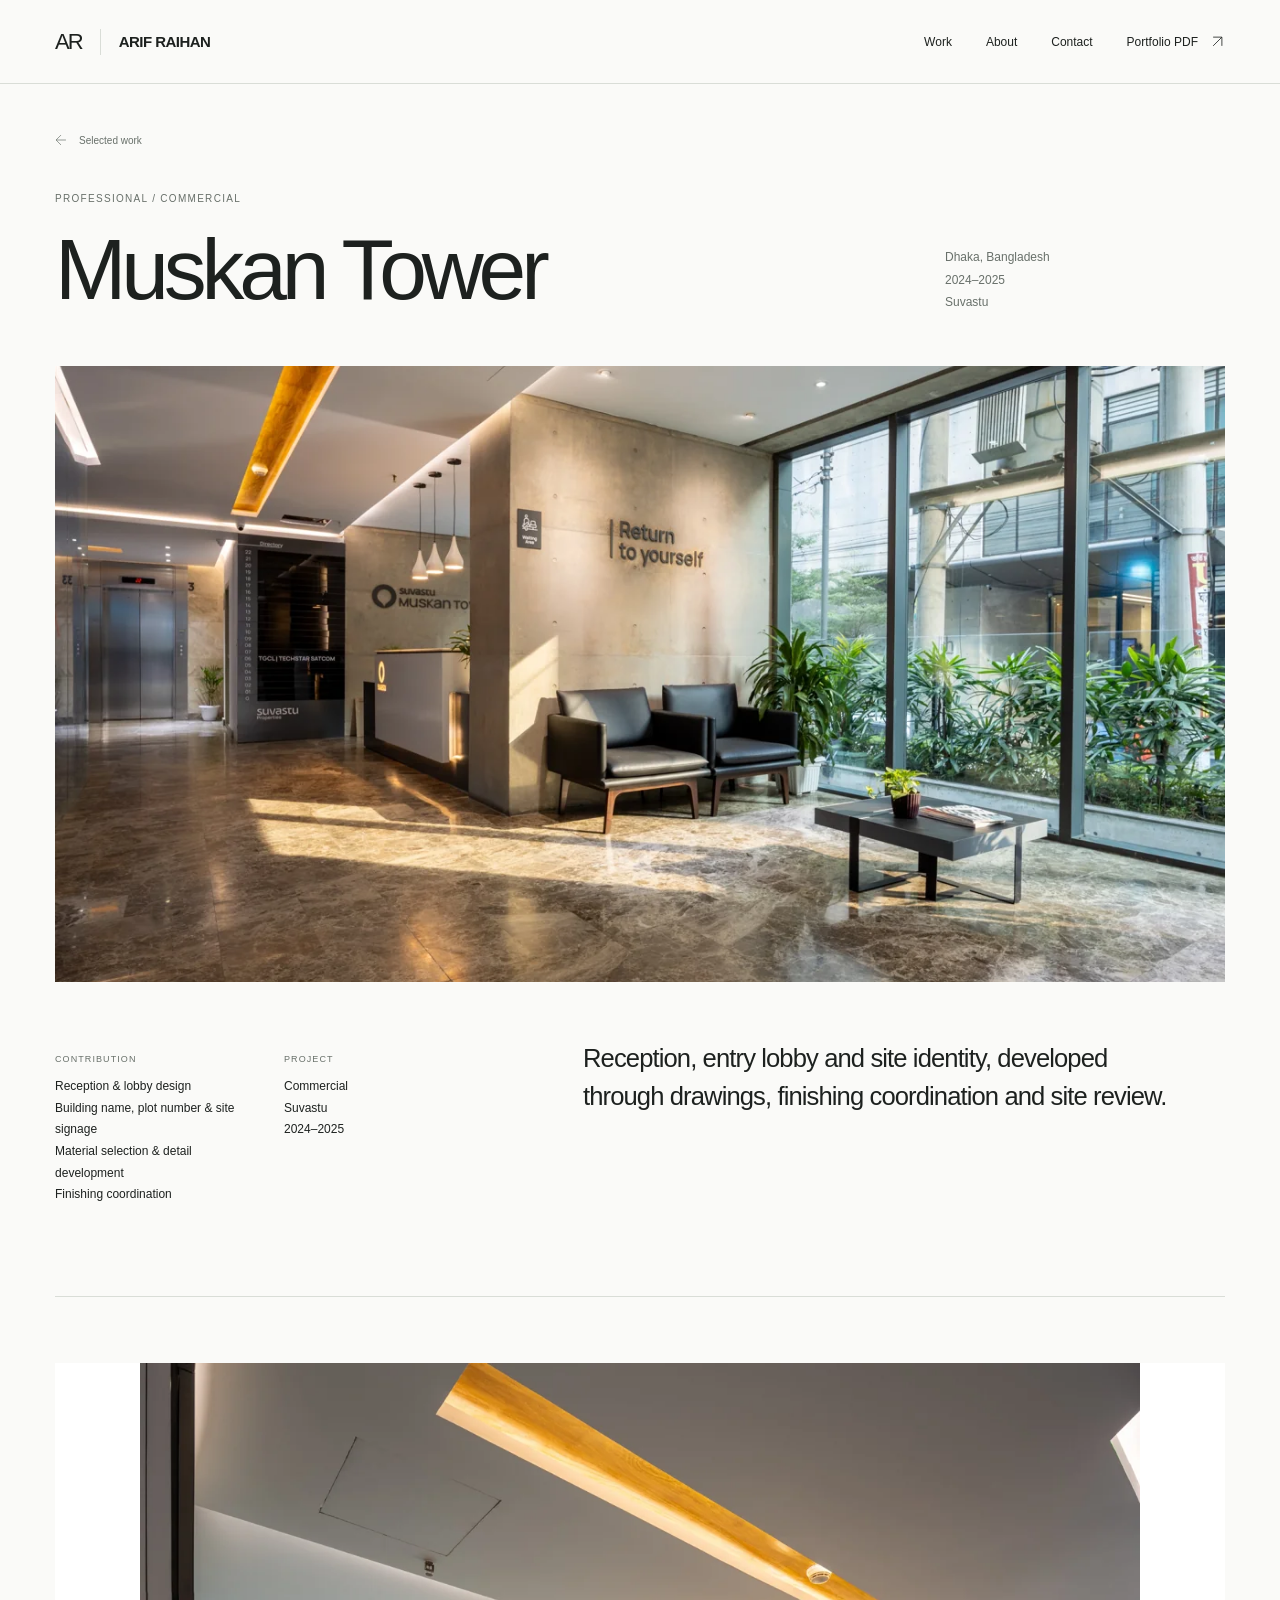
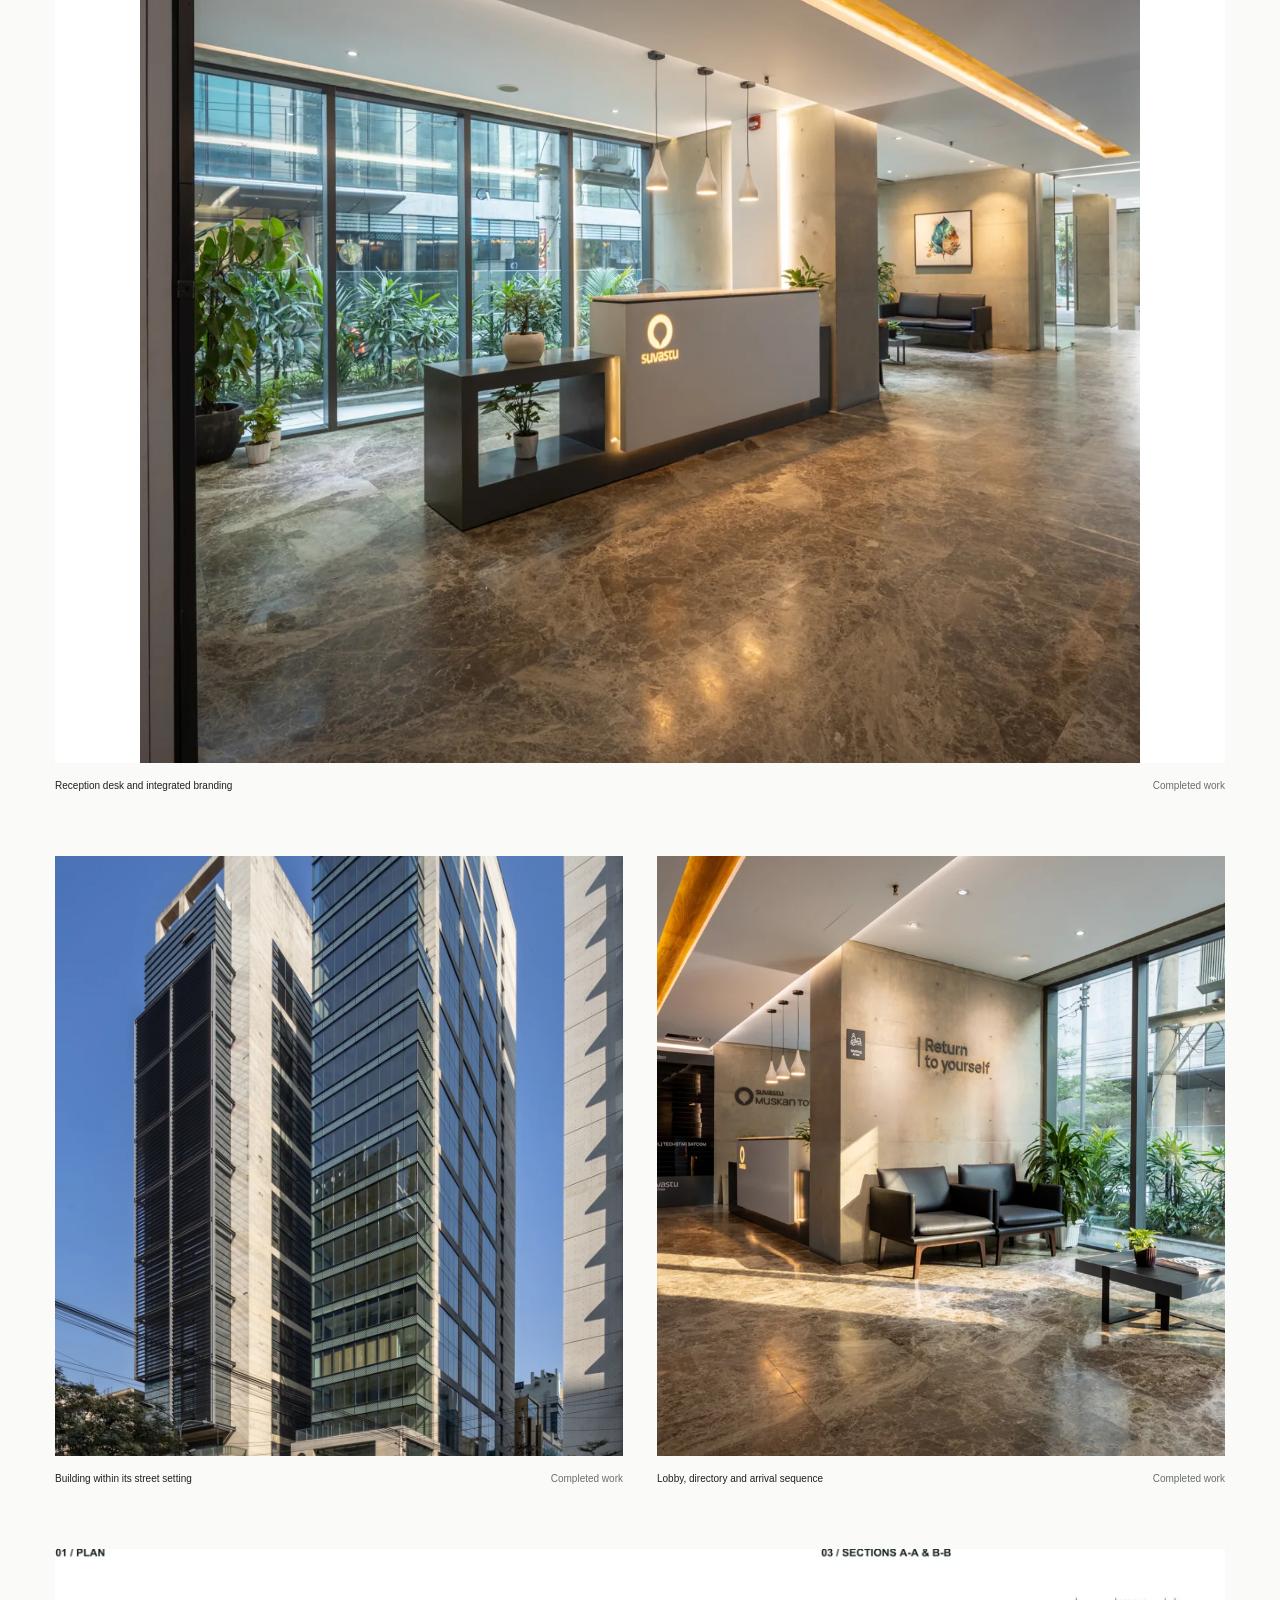
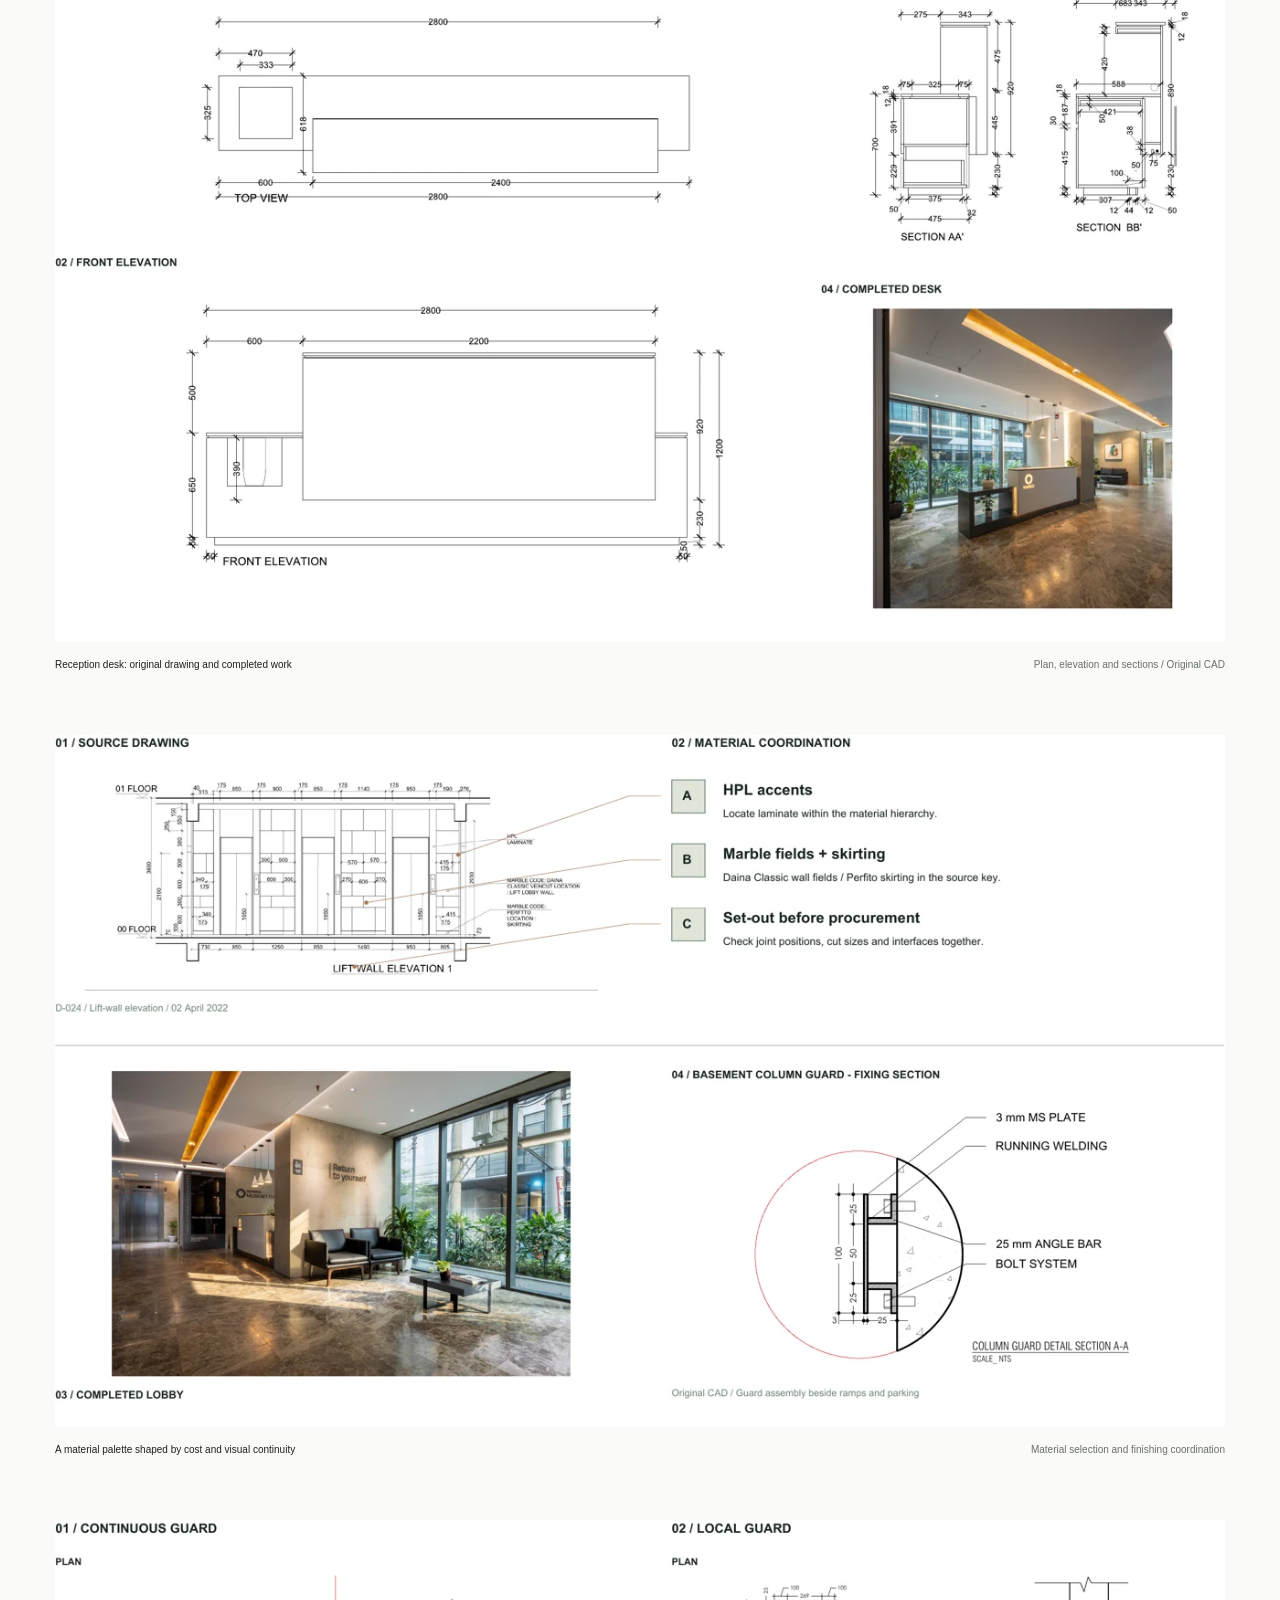
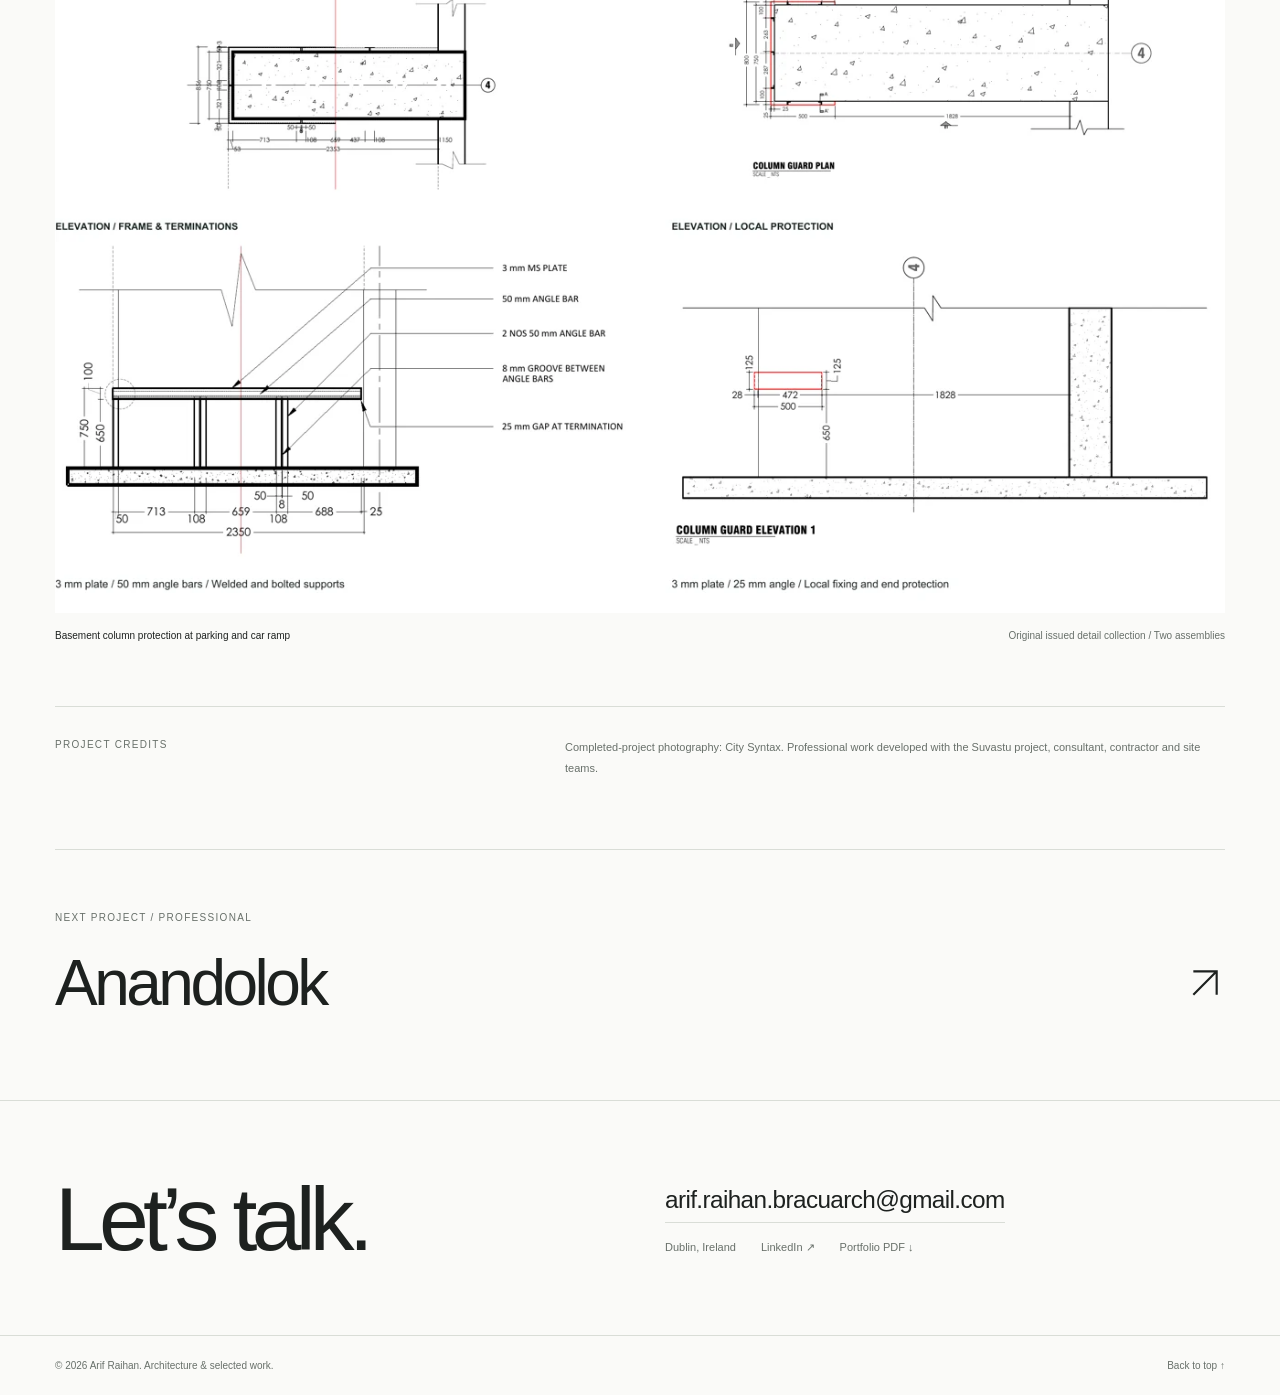
<file: projects/muskan-tower/index.html>
<!doctype html><html lang="en"><head><meta charset="utf-8"><meta name="viewport" content="width=device-width, initial-scale=1"><title>Muskan Tower — Arif Raihan</title><meta name="description" content="Reception, entry lobby and site identity, developed through drawings, finishing coordination and site review."><meta name="theme-color" content="#fafaf8"><meta property="og:type" content="website"><meta property="og:title" content="Muskan Tower — Arif Raihan"><meta property="og:description" content="Reception, entry lobby and site identity, developed through drawings, finishing coordination and site review."><meta name="twitter:card" content="summary_large_image"><link rel="icon" type="image/svg+xml" href="../../favicon.svg"><link rel="stylesheet" href="../../styles.css?v=20261025separate"><script src="../../site.js" defer></script></head><body><a class="skip" href="#main">Skip to content</a><header class="site-header"><div class="wrap header-inner"><a class="wordmark" href="../../" aria-label="Arif Raihan home"><span class="monogram" aria-hidden="true">AR</span><span>ARIF RAIHAN</span></a><button class="mobile-toggle" aria-expanded="false" aria-controls="site-navigation" aria-label="Toggle navigation"><svg viewBox="0 0 24 24" fill="none" aria-hidden="true"><path d="M3 8h18M3 16h18" stroke="currentColor" stroke-width="1.2"/></svg></button><nav class="nav" id="site-navigation" aria-label="Main navigation"><a href="../../#work">Work</a><a href="../../about/">About</a><a href="../../#contact">Contact</a><a class="pdf-link" href="../../assets/arif-raihan-portfolio.pdf" download>Portfolio PDF <svg class="arrow" aria-hidden="true" viewBox="0 0 24 24" fill="none"><path d="M5 19 19 5M5 5h14v14" stroke="currentColor" stroke-width="1.3"/></svg></a></nav></div></header><main id="main"><section class="wrap project-head" id="top"><a class="back" href="../../#work"><svg class="arrow" aria-hidden="true" viewBox="0 0 24 24" fill="none"><path d="M5 19 19 5M5 5h14v14" stroke="currentColor" stroke-width="1.3"/></svg> Selected work</a><div class="project-heading-row"><div><p class="kicker project-kind">professional / Commercial</p><h1>Muskan Tower</h1></div><p class="project-location">Dhaka, Bangladesh<br>2024–2025<br>Suvastu</p></div></section><div class="project-cover "><figure class="cover-figure"><button class="gallery-open" data-full="../../assets/muskan-lobby-2400.webp" data-caption="Muskan Tower" aria-label="Enlarge: Muskan Tower"><img src="../../assets/muskan-lobby-1280.webp" srcset="../../assets/muskan-lobby-640.webp 640w, ../../assets/muskan-lobby-1280.webp 1280w, ../../assets/muskan-lobby-2400.webp 2400w" sizes="(max-width: 650px) 100vw, 90vw" width="3200" height="2133" alt="Muskan Tower" loading="eager" decoding="async" fetchpriority=high><span class="zoom-icon"><svg viewBox="0 0 24 24" fill="none" aria-hidden="true"><path d="M4 10V4h6m4 0h6v6m0 4v6h-6M10 20H4v-6" stroke="currentColor" stroke-width="1.3"/></svg></span></button></figure></div><div class="wrap"><section class="project-intro"><dl class="project-facts"><div><dt>Contribution</dt><dd>Reception & lobby design<br>Building name, plot number & site signage<br>Material selection & detail development<br>Finishing coordination</dd></div><div><dt>Project</dt><dd>Commercial<br>Suvastu<br>2024–2025</dd></div></dl><p class="project-summary">Reception, entry lobby and site identity, developed through drawings, finishing coordination and site review.</p></section><section class="gallery" aria-label="Muskan Tower photographs and drawings"><figure class="gallery-item"><button class="gallery-open" data-full="../../assets/muskan-reception-2400.webp" data-caption="Reception desk and integrated branding" aria-label="Enlarge: Reception desk and integrated branding"><img src="../../assets/muskan-reception-1280.webp" srcset="../../assets/muskan-reception-640.webp 640w, ../../assets/muskan-reception-1280.webp 1280w, ../../assets/muskan-reception-2400.webp 2400w" sizes="(max-width: 650px) 100vw, 90vw" width="3200" height="3200" alt="Reception desk and integrated branding" loading="lazy" decoding="async"><span class="zoom-icon"><svg viewBox="0 0 24 24" fill="none" aria-hidden="true"><path d="M4 10V4h6m4 0h6v6m0 4v6h-6M10 20H4v-6" stroke="currentColor" stroke-width="1.3"/></svg></span></button><figcaption class="gallery-caption"><span>Reception desk and integrated branding</span><span>Completed work</span></figcaption></figure><div class="gallery-pair "><figure class="gallery-item"><button class="gallery-open" data-full="../../assets/muskan-exterior-2400.webp" data-caption="Building within its street setting" aria-label="Enlarge: Building within its street setting"><img src="../../assets/muskan-exterior-1280.webp" srcset="../../assets/muskan-exterior-640.webp 640w, ../../assets/muskan-exterior-1280.webp 1280w, ../../assets/muskan-exterior-2400.webp 2025w" sizes="(max-width: 650px) 100vw, 90vw" width="2025" height="3600" alt="Building within its street setting" loading="lazy" decoding="async"><span class="zoom-icon"><svg viewBox="0 0 24 24" fill="none" aria-hidden="true"><path d="M4 10V4h6m4 0h6v6m0 4v6h-6M10 20H4v-6" stroke="currentColor" stroke-width="1.3"/></svg></span></button><figcaption class="gallery-caption"><span>Building within its street setting</span><span>Completed work</span></figcaption></figure><figure class="gallery-item"><button class="gallery-open" data-full="../../assets/muskan-lobby-2400.webp" data-caption="Lobby, directory and arrival sequence" aria-label="Enlarge: Lobby, directory and arrival sequence"><img src="../../assets/muskan-lobby-1280.webp" srcset="../../assets/muskan-lobby-640.webp 640w, ../../assets/muskan-lobby-1280.webp 1280w, ../../assets/muskan-lobby-2400.webp 2400w" sizes="(max-width: 650px) 100vw, 90vw" width="3200" height="2133" alt="Lobby, directory and arrival sequence" loading="lazy" decoding="async"><span class="zoom-icon"><svg viewBox="0 0 24 24" fill="none" aria-hidden="true"><path d="M4 10V4h6m4 0h6v6m0 4v6h-6M10 20H4v-6" stroke="currentColor" stroke-width="1.3"/></svg></span></button><figcaption class="gallery-caption"><span>Lobby, directory and arrival sequence</span><span>Completed work</span></figcaption></figure></div><figure class="gallery-item"><button class="gallery-open" data-full="../../assets/muskan-desk-cad-2400.webp" data-caption="Reception desk: original drawing and completed work" aria-label="Enlarge: Reception desk: original drawing and completed work"><img src="../../assets/muskan-desk-cad-1280.webp" srcset="../../assets/muskan-desk-cad-640.webp 640w, ../../assets/muskan-desk-cad-1280.webp 1280w, ../../assets/muskan-desk-cad-2400.webp 2400w" sizes="(max-width: 650px) 100vw, 90vw" width="2576" height="1526" alt="Reception desk: original drawing and completed work" loading="lazy" decoding="async"><span class="zoom-icon"><svg viewBox="0 0 24 24" fill="none" aria-hidden="true"><path d="M4 10V4h6m4 0h6v6m0 4v6h-6M10 20H4v-6" stroke="currentColor" stroke-width="1.3"/></svg></span></button><figcaption class="gallery-caption"><span>Reception desk: original drawing and completed work</span><span>Plan, elevation and sections / Original CAD</span></figcaption></figure><figure class="gallery-item"><button class="gallery-open" data-full="../../assets/muskan-materials-2400.webp" data-caption="A material palette shaped by cost and visual continuity" aria-label="Enlarge: A material palette shaped by cost and visual continuity"><img src="../../assets/muskan-materials-1280.webp" srcset="../../assets/muskan-materials-640.webp 640w, ../../assets/muskan-materials-1280.webp 1280w, ../../assets/muskan-materials-2400.webp 2400w" sizes="(max-width: 650px) 100vw, 90vw" width="2576" height="1526" alt="A material palette shaped by cost and visual continuity" loading="lazy" decoding="async"><span class="zoom-icon"><svg viewBox="0 0 24 24" fill="none" aria-hidden="true"><path d="M4 10V4h6m4 0h6v6m0 4v6h-6M10 20H4v-6" stroke="currentColor" stroke-width="1.3"/></svg></span></button><figcaption class="gallery-caption"><span>A material palette shaped by cost and visual continuity</span><span>Material selection and finishing coordination</span></figcaption></figure><figure class="gallery-item"><button class="gallery-open" data-full="../../assets/muskan-guards-2400.webp" data-caption="Basement column protection at parking and car ramp" aria-label="Enlarge: Basement column protection at parking and car ramp"><img src="../../assets/muskan-guards-1280.webp" srcset="../../assets/muskan-guards-640.webp 640w, ../../assets/muskan-guards-1280.webp 1280w, ../../assets/muskan-guards-2400.webp 2400w" sizes="(max-width: 650px) 100vw, 90vw" width="2576" height="1526" alt="Basement column protection at parking and car ramp" loading="lazy" decoding="async"><span class="zoom-icon"><svg viewBox="0 0 24 24" fill="none" aria-hidden="true"><path d="M4 10V4h6m4 0h6v6m0 4v6h-6M10 20H4v-6" stroke="currentColor" stroke-width="1.3"/></svg></span></button><figcaption class="gallery-caption"><span>Basement column protection at parking and car ramp</span><span>Original issued detail collection / Two assemblies</span></figcaption></figure></section><div class="project-note"><span class="kicker">Project credits</span><p>Completed-project photography: City Syntax. Professional work developed with the Suvastu project, consultant, contractor and site teams.</p></div><a class="next-project" href="../../projects/anandolok/"><p class="kicker">Next project / professional</p><div class="next-row"><span>Anandolok</span><svg class="arrow" aria-hidden="true" viewBox="0 0 24 24" fill="none"><path d="M5 19 19 5M5 5h14v14" stroke="currentColor" stroke-width="1.3"/></svg></div></a></div></main><section class="wrap contact" id="contact" aria-labelledby="contact-title"><h2 id="contact-title">Let’s talk.</h2><div class="contact-links"><a class="contact-email" href="mailto:arif.raihan.bracuarch@gmail.com">arif.raihan.bracuarch@gmail.com</a><div class="contact-sub"><span>Dublin, Ireland</span><a href="https://www.linkedin.com/in/meister-arif-raihan/" target="_blank" rel="noopener noreferrer">LinkedIn ↗</a><a href="../../assets/arif-raihan-portfolio.pdf" download>Portfolio PDF ↓</a></div></div></section><footer class="wrap site-footer"><span>© 2026 Arif Raihan. Architecture & selected work.</span><a href="#top">Back to top ↑</a></footer><dialog class="lightbox" id="lightbox" aria-label="Project image viewer"><div class="lightbox-shell"><div class="lightbox-top"><span class="lightbox-title">Muskan Tower</span><button class="lightbox-close" aria-label="Close image viewer">×</button></div><div class="lightbox-view"><img alt="Selected project image" src="../../favicon.svg"></div><div class="lightbox-bottom"><span class="lightbox-caption"></span><div class="lightbox-actions"><span class="lightbox-count" aria-live="polite"></span><button class="lightbox-nav" data-direction="previous" aria-label="Previous image">←</button><button class="lightbox-nav" data-direction="next" aria-label="Next image">→</button></div></div></div></dialog></body></html>
</file>
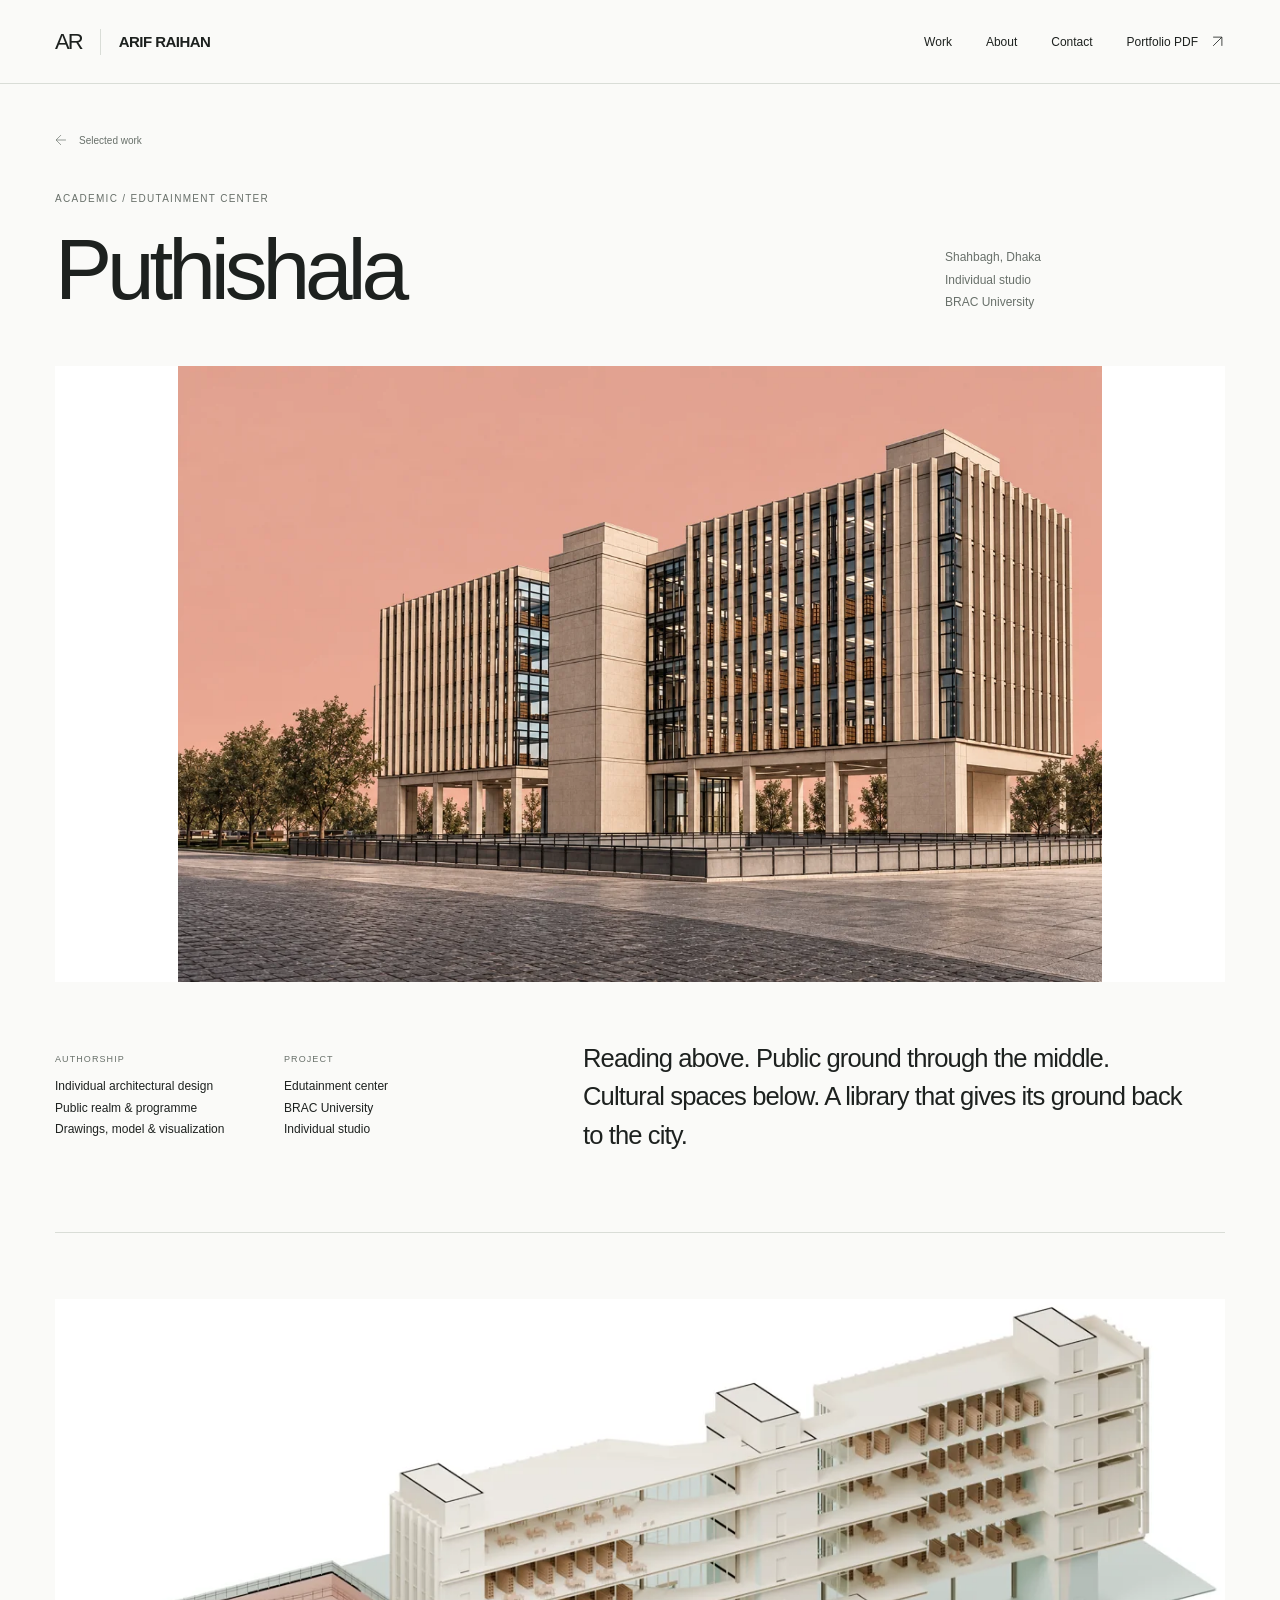
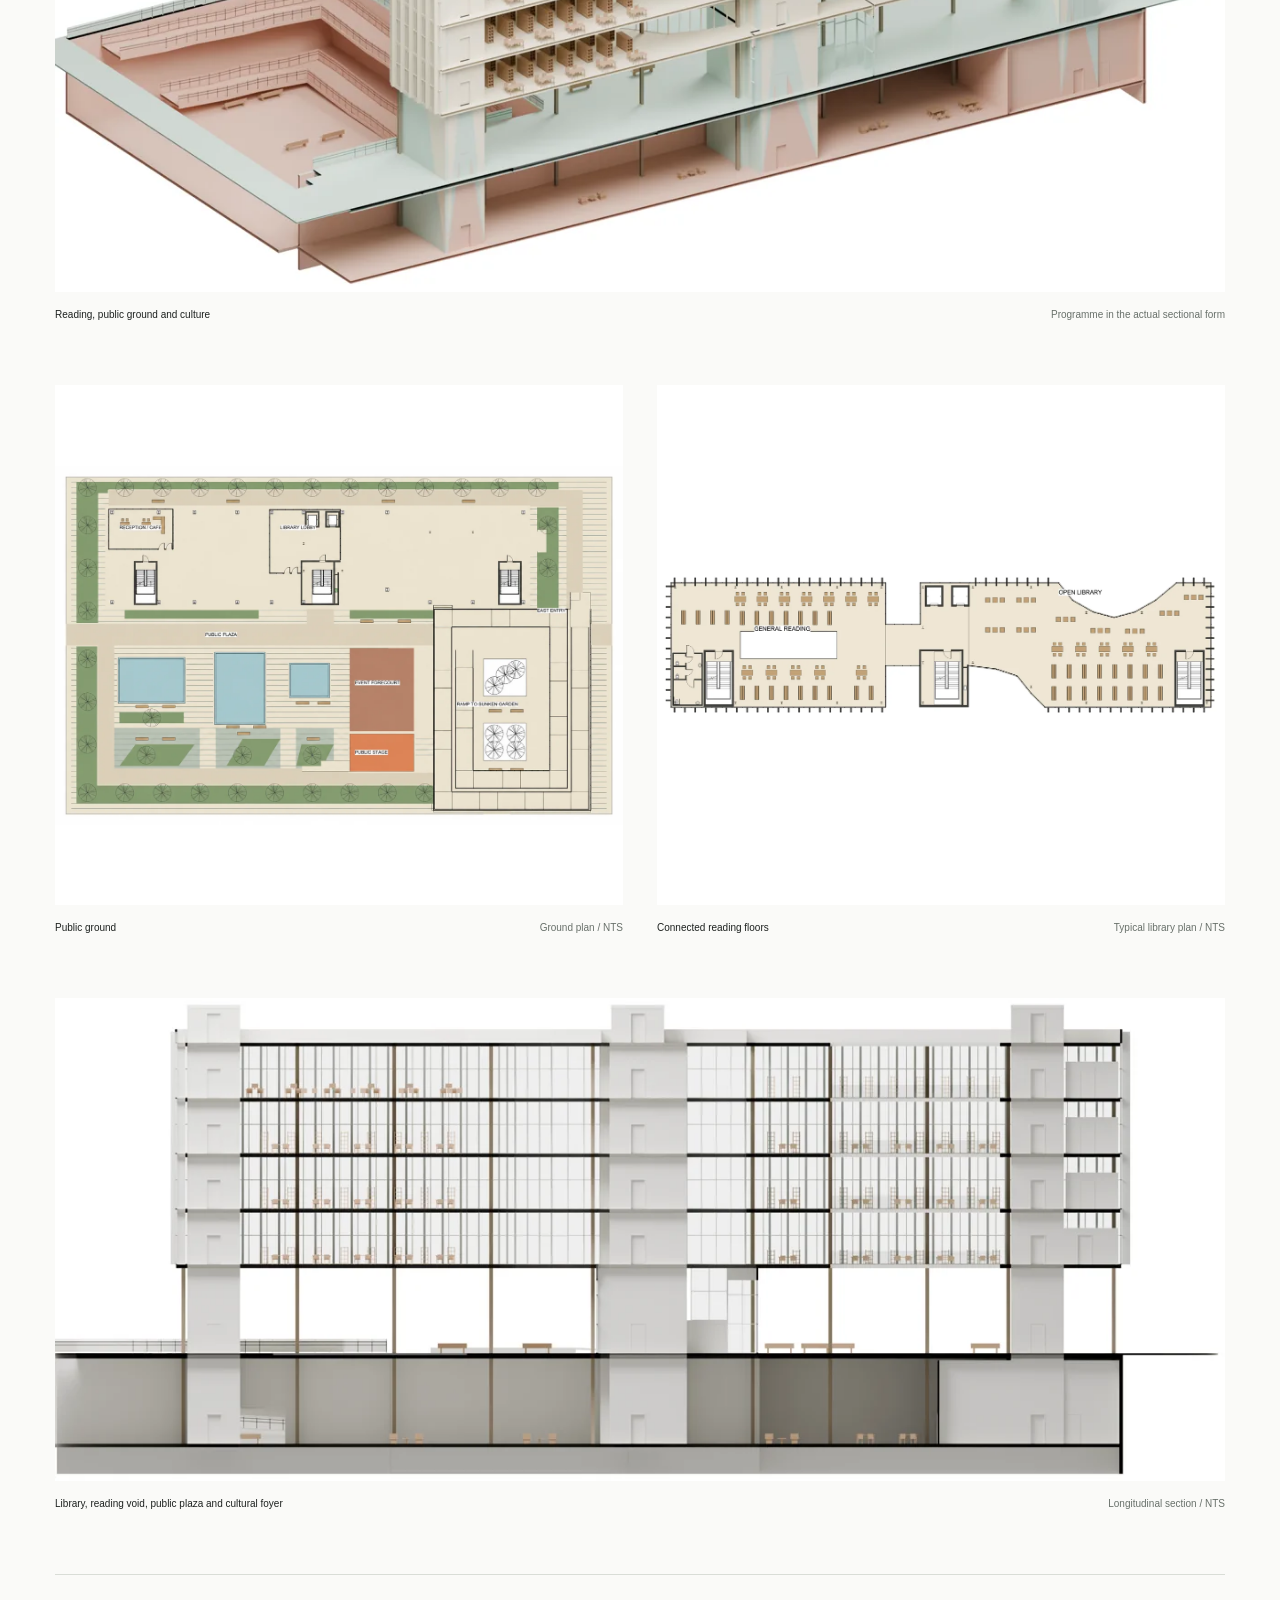
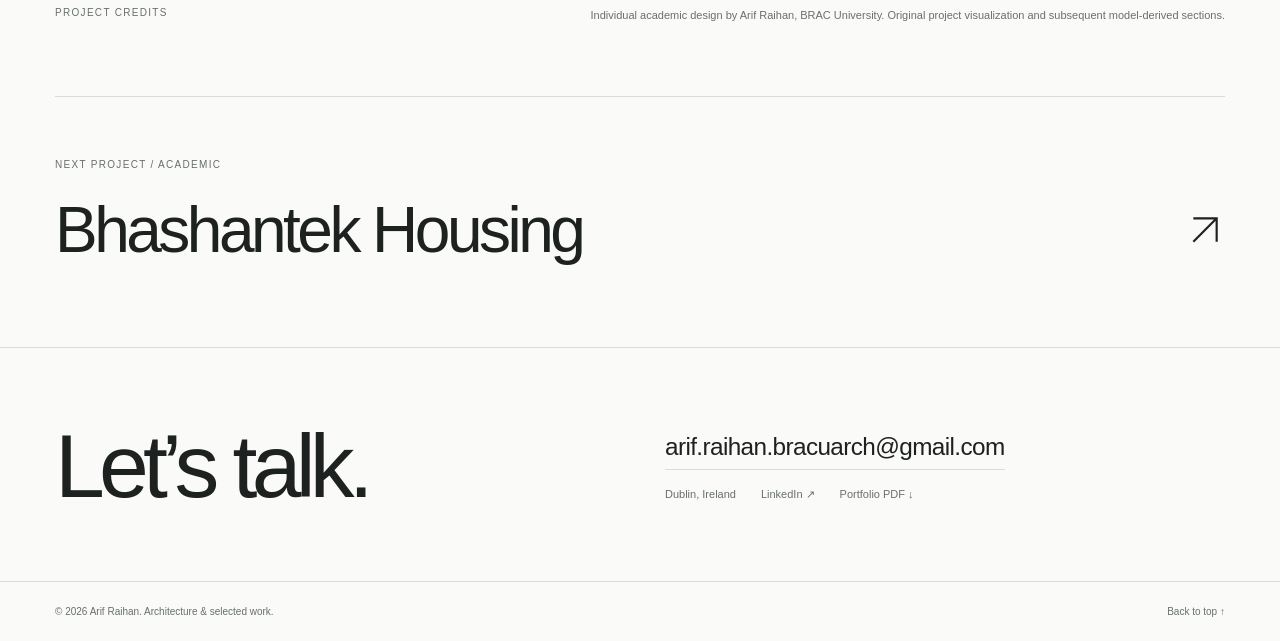
<file: projects/puthishala/index.html>
<!doctype html><html lang="en"><head><meta charset="utf-8"><meta name="viewport" content="width=device-width, initial-scale=1"><title>Puthishala — Arif Raihan</title><meta name="description" content="Reading above. Public ground through the middle. Cultural spaces below. A library that gives its ground back to the city."><meta name="theme-color" content="#fafaf8"><meta property="og:type" content="website"><meta property="og:title" content="Puthishala — Arif Raihan"><meta property="og:description" content="Reading above. Public ground through the middle. Cultural spaces below. A library that gives its ground back to the city."><meta name="twitter:card" content="summary_large_image"><link rel="icon" type="image/svg+xml" href="../../favicon.svg"><link rel="stylesheet" href="../../styles.css?v=20261025separate"><script src="../../site.js" defer></script></head><body><a class="skip" href="#main">Skip to content</a><header class="site-header"><div class="wrap header-inner"><a class="wordmark" href="../../" aria-label="Arif Raihan home"><span class="monogram" aria-hidden="true">AR</span><span>ARIF RAIHAN</span></a><button class="mobile-toggle" aria-expanded="false" aria-controls="site-navigation" aria-label="Toggle navigation"><svg viewBox="0 0 24 24" fill="none" aria-hidden="true"><path d="M3 8h18M3 16h18" stroke="currentColor" stroke-width="1.2"/></svg></button><nav class="nav" id="site-navigation" aria-label="Main navigation"><a href="../../#work">Work</a><a href="../../about/">About</a><a href="../../#contact">Contact</a><a class="pdf-link" href="../../assets/arif-raihan-portfolio.pdf" download>Portfolio PDF <svg class="arrow" aria-hidden="true" viewBox="0 0 24 24" fill="none"><path d="M5 19 19 5M5 5h14v14" stroke="currentColor" stroke-width="1.3"/></svg></a></nav></div></header><main id="main"><section class="wrap project-head" id="top"><a class="back" href="../../#work"><svg class="arrow" aria-hidden="true" viewBox="0 0 24 24" fill="none"><path d="M5 19 19 5M5 5h14v14" stroke="currentColor" stroke-width="1.3"/></svg> Selected work</a><div class="project-heading-row"><div><p class="kicker project-kind">academic / Edutainment center</p><h1>Puthishala</h1></div><p class="project-location">Shahbagh, Dhaka<br>Individual studio<br>BRAC University</p></div></section><div class="project-cover drawing"><figure class="cover-figure"><button class="gallery-open" data-full="../../assets/puthishala-exterior-2400.webp" data-caption="Puthishala" aria-label="Enlarge: Puthishala"><img src="../../assets/puthishala-exterior-1280.webp" srcset="../../assets/puthishala-exterior-640.webp 640w, ../../assets/puthishala-exterior-1280.webp 1280w, ../../assets/puthishala-exterior-2400.webp 1536w" sizes="(max-width: 650px) 100vw, 90vw" width="1536" height="1024" alt="Puthishala" loading="eager" decoding="async" fetchpriority=high><span class="zoom-icon"><svg viewBox="0 0 24 24" fill="none" aria-hidden="true"><path d="M4 10V4h6m4 0h6v6m0 4v6h-6M10 20H4v-6" stroke="currentColor" stroke-width="1.3"/></svg></span></button></figure></div><div class="wrap"><section class="project-intro"><dl class="project-facts"><div><dt>Authorship</dt><dd>Individual architectural design<br>Public realm & programme<br>Drawings, model & visualization</dd></div><div><dt>Project</dt><dd>Edutainment center<br>BRAC University<br>Individual studio</dd></div></dl><p class="project-summary">Reading above. Public ground through the middle. Cultural spaces below. A library that gives its ground back to the city.</p></section><section class="gallery" aria-label="Puthishala photographs and drawings"><figure class="gallery-item"><button class="gallery-open" data-full="../../assets/puthishala-programme-2400.webp" data-caption="Reading, public ground and culture" aria-label="Enlarge: Reading, public ground and culture"><img src="../../assets/puthishala-programme-1280.webp" srcset="../../assets/puthishala-programme-640.webp 640w, ../../assets/puthishala-programme-1280.webp 1280w, ../../assets/puthishala-programme-2400.webp 2400w" sizes="(max-width: 650px) 100vw, 90vw" width="2979" height="1511" alt="Reading, public ground and culture" loading="lazy" decoding="async"><span class="zoom-icon"><svg viewBox="0 0 24 24" fill="none" aria-hidden="true"><path d="M4 10V4h6m4 0h6v6m0 4v6h-6M10 20H4v-6" stroke="currentColor" stroke-width="1.3"/></svg></span></button><figcaption class="gallery-caption"><span>Reading, public ground and culture</span><span>Programme in the actual sectional form</span></figcaption></figure><div class="gallery-pair contain"><figure class="gallery-item"><button class="gallery-open" data-full="../../assets/puthishala-ground-2400.webp" data-caption="Public ground" aria-label="Enlarge: Public ground"><img src="../../assets/puthishala-ground-1280.webp" srcset="../../assets/puthishala-ground-640.webp 640w, ../../assets/puthishala-ground-1280.webp 1280w, ../../assets/puthishala-ground-2400.webp 1578w" sizes="(max-width: 650px) 100vw, 90vw" width="1578" height="997" alt="Public ground" loading="lazy" decoding="async"><span class="zoom-icon"><svg viewBox="0 0 24 24" fill="none" aria-hidden="true"><path d="M4 10V4h6m4 0h6v6m0 4v6h-6M10 20H4v-6" stroke="currentColor" stroke-width="1.3"/></svg></span></button><figcaption class="gallery-caption"><span>Public ground</span><span>Ground plan / NTS</span></figcaption></figure><figure class="gallery-item"><button class="gallery-open" data-full="../../assets/puthishala-plan-2400.webp" data-caption="Connected reading floors" aria-label="Enlarge: Connected reading floors"><img src="../../assets/puthishala-plan-1280.webp" srcset="../../assets/puthishala-plan-640.webp 640w, ../../assets/puthishala-plan-1280.webp 1280w, ../../assets/puthishala-plan-2400.webp 2400w" sizes="(max-width: 650px) 100vw, 90vw" width="3200" height="858" alt="Connected reading floors" loading="lazy" decoding="async"><span class="zoom-icon"><svg viewBox="0 0 24 24" fill="none" aria-hidden="true"><path d="M4 10V4h6m4 0h6v6m0 4v6h-6M10 20H4v-6" stroke="currentColor" stroke-width="1.3"/></svg></span></button><figcaption class="gallery-caption"><span>Connected reading floors</span><span>Typical library plan / NTS</span></figcaption></figure></div><figure class="gallery-item"><button class="gallery-open" data-full="../../assets/puthishala-section-2400.webp" data-caption="Library, reading void, public plaza and cultural foyer" aria-label="Enlarge: Library, reading void, public plaza and cultural foyer"><img src="../../assets/puthishala-section-1280.webp" srcset="../../assets/puthishala-section-640.webp 640w, ../../assets/puthishala-section-1280.webp 1280w, ../../assets/puthishala-section-2400.webp 2400w" sizes="(max-width: 650px) 100vw, 90vw" width="3548" height="1463" alt="Library, reading void, public plaza and cultural foyer" loading="lazy" decoding="async"><span class="zoom-icon"><svg viewBox="0 0 24 24" fill="none" aria-hidden="true"><path d="M4 10V4h6m4 0h6v6m0 4v6h-6M10 20H4v-6" stroke="currentColor" stroke-width="1.3"/></svg></span></button><figcaption class="gallery-caption"><span>Library, reading void, public plaza and cultural foyer</span><span>Longitudinal section / NTS</span></figcaption></figure></section><div class="project-note"><span class="kicker">Project credits</span><p>Individual academic design by Arif Raihan, BRAC University. Original project visualization and subsequent model-derived sections.</p></div><a class="next-project" href="../../projects/bhashantek-housing/"><p class="kicker">Next project / academic</p><div class="next-row"><span>Bhashantek Housing</span><svg class="arrow" aria-hidden="true" viewBox="0 0 24 24" fill="none"><path d="M5 19 19 5M5 5h14v14" stroke="currentColor" stroke-width="1.3"/></svg></div></a></div></main><section class="wrap contact" id="contact" aria-labelledby="contact-title"><h2 id="contact-title">Let’s talk.</h2><div class="contact-links"><a class="contact-email" href="mailto:arif.raihan.bracuarch@gmail.com">arif.raihan.bracuarch@gmail.com</a><div class="contact-sub"><span>Dublin, Ireland</span><a href="https://www.linkedin.com/in/meister-arif-raihan/" target="_blank" rel="noopener noreferrer">LinkedIn ↗</a><a href="../../assets/arif-raihan-portfolio.pdf" download>Portfolio PDF ↓</a></div></div></section><footer class="wrap site-footer"><span>© 2026 Arif Raihan. Architecture & selected work.</span><a href="#top">Back to top ↑</a></footer><dialog class="lightbox" id="lightbox" aria-label="Project image viewer"><div class="lightbox-shell"><div class="lightbox-top"><span class="lightbox-title">Puthishala</span><button class="lightbox-close" aria-label="Close image viewer">×</button></div><div class="lightbox-view"><img alt="Selected project image" src="../../favicon.svg"></div><div class="lightbox-bottom"><span class="lightbox-caption"></span><div class="lightbox-actions"><span class="lightbox-count" aria-live="polite"></span><button class="lightbox-nav" data-direction="previous" aria-label="Previous image">←</button><button class="lightbox-nav" data-direction="next" aria-label="Next image">→</button></div></div></div></dialog></body></html>
</file>
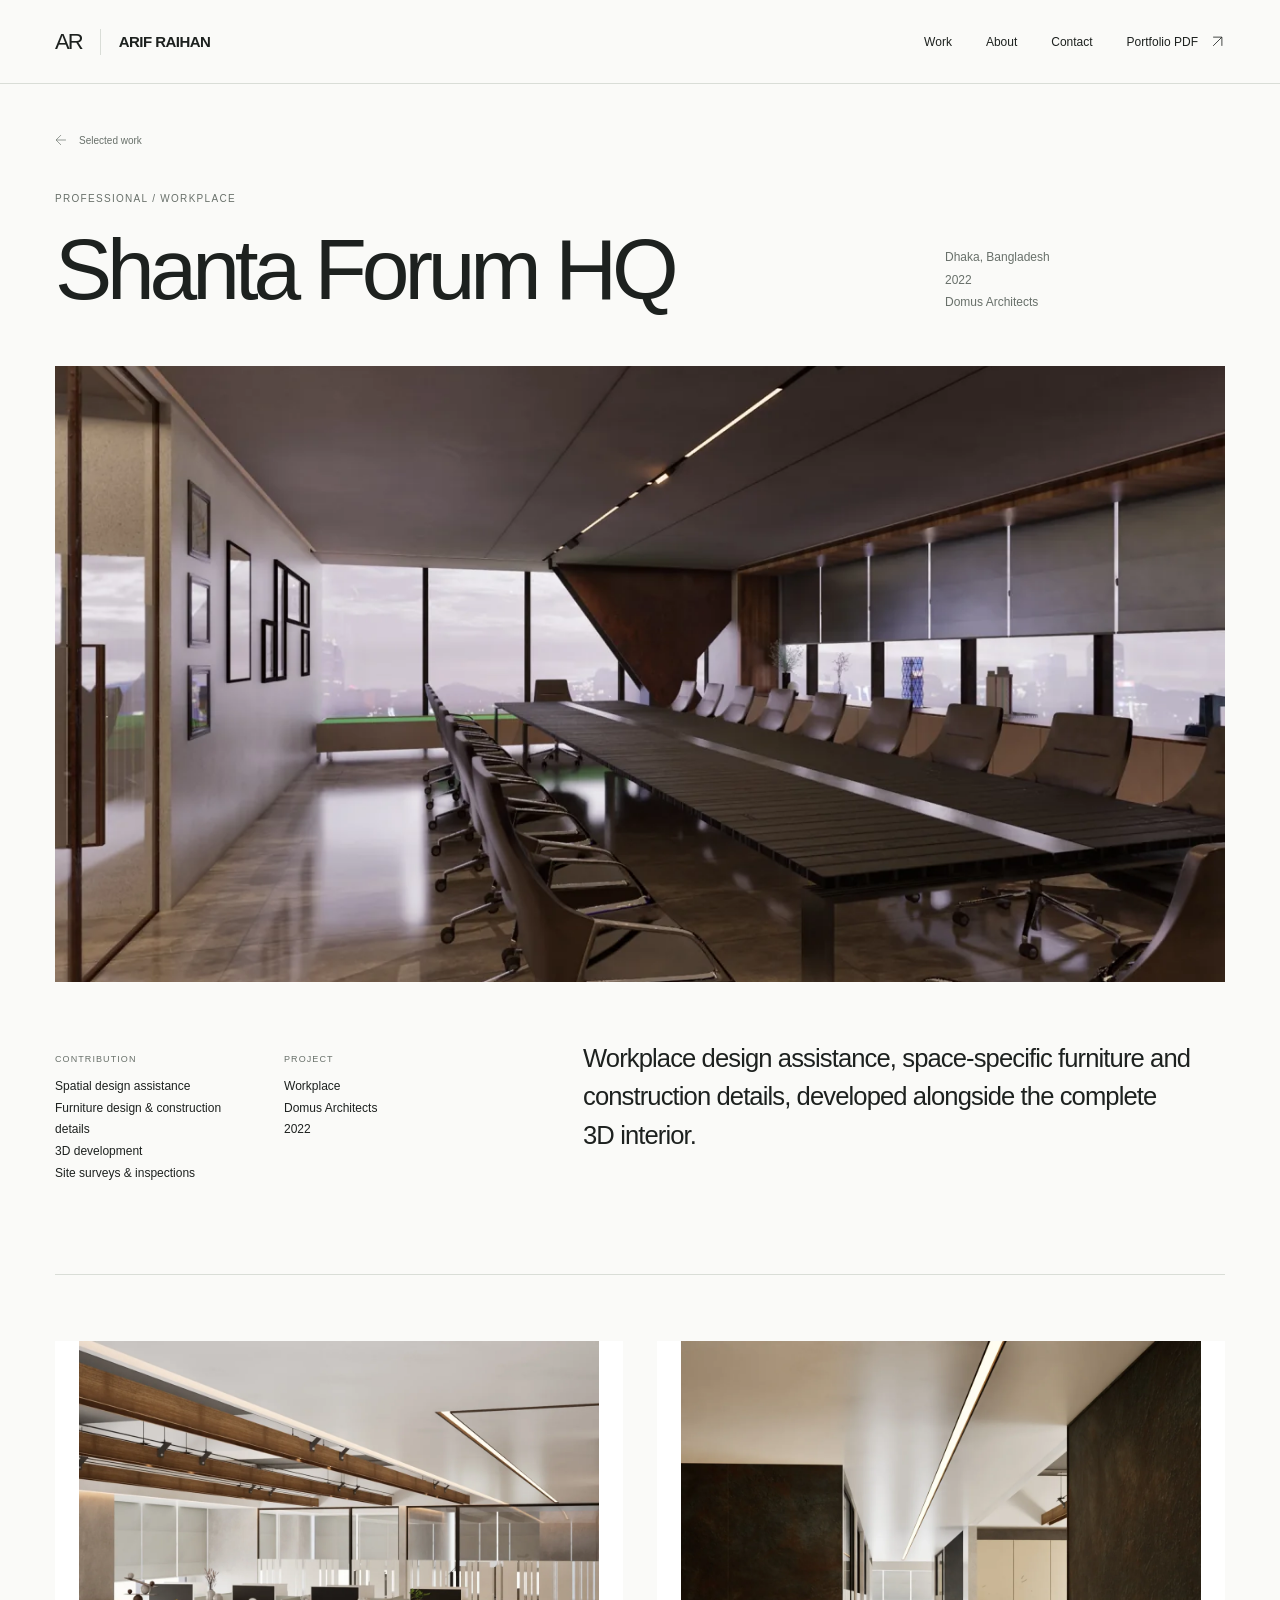
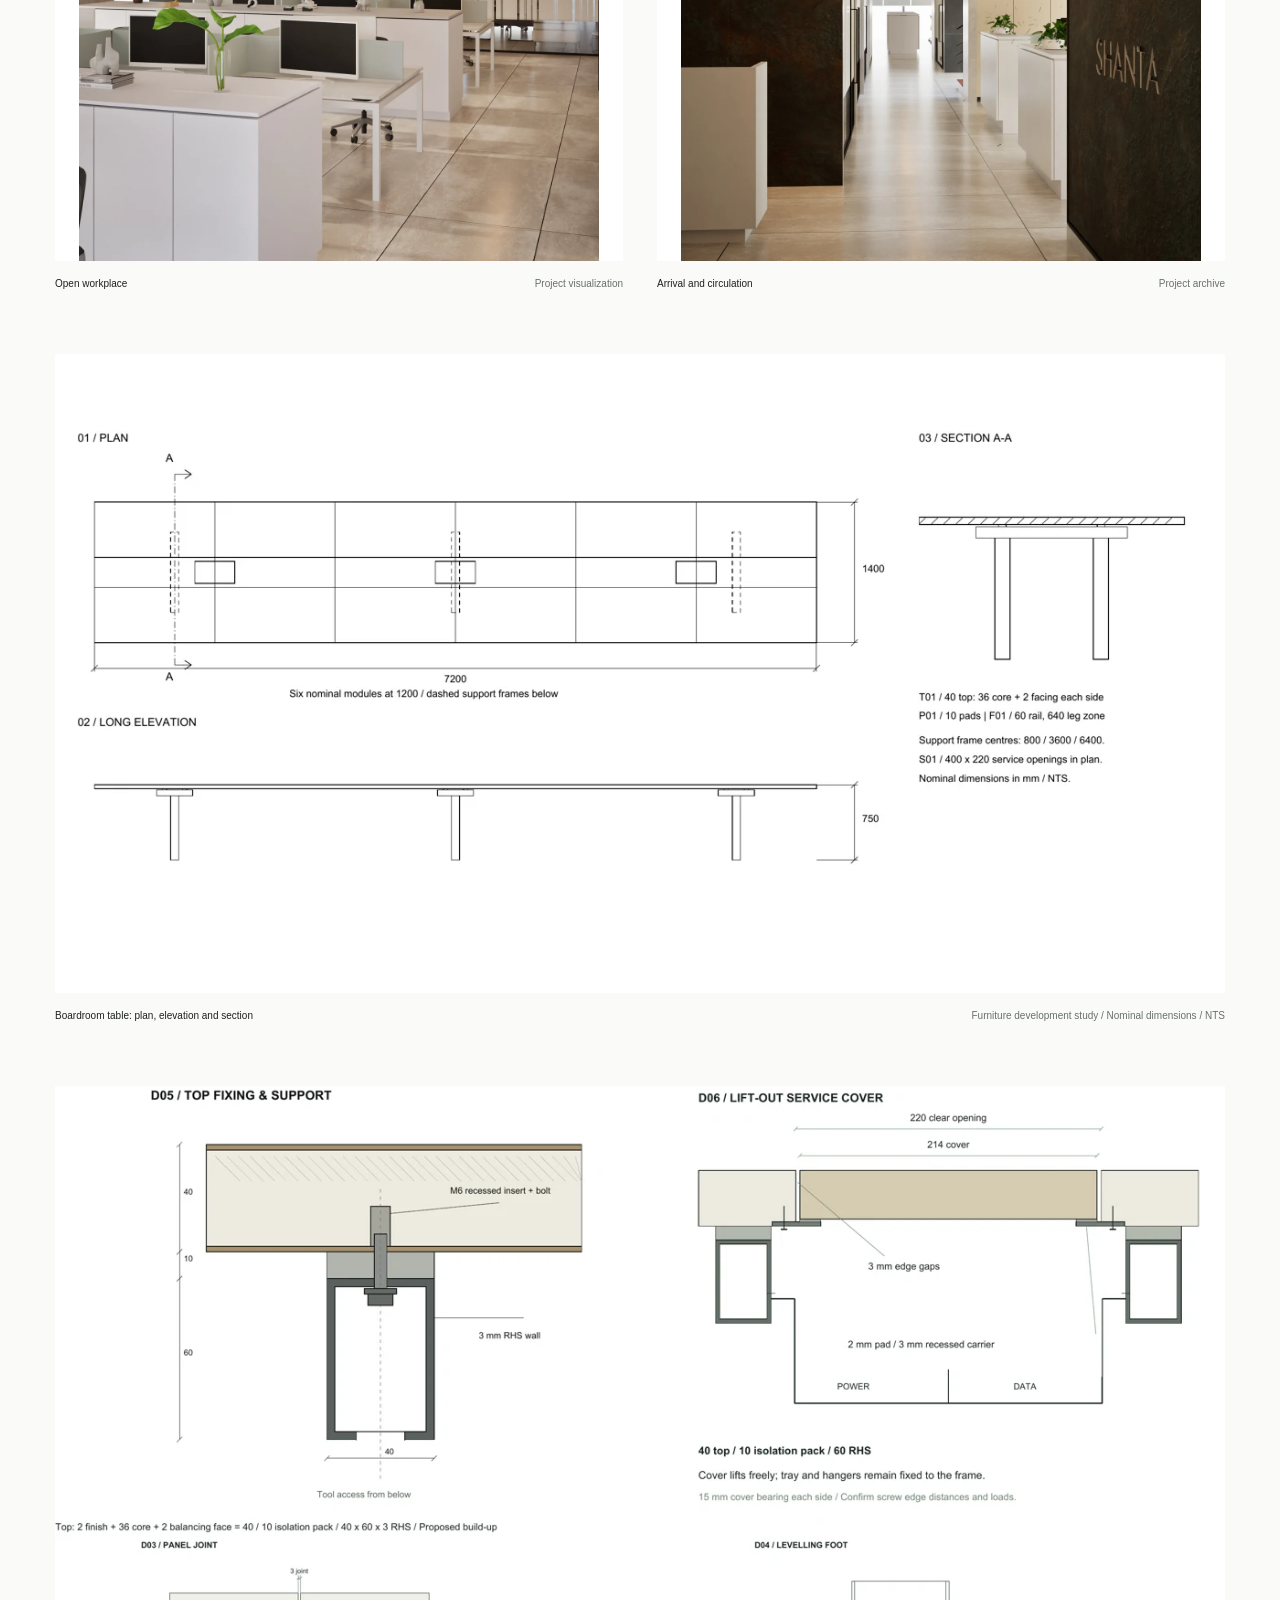
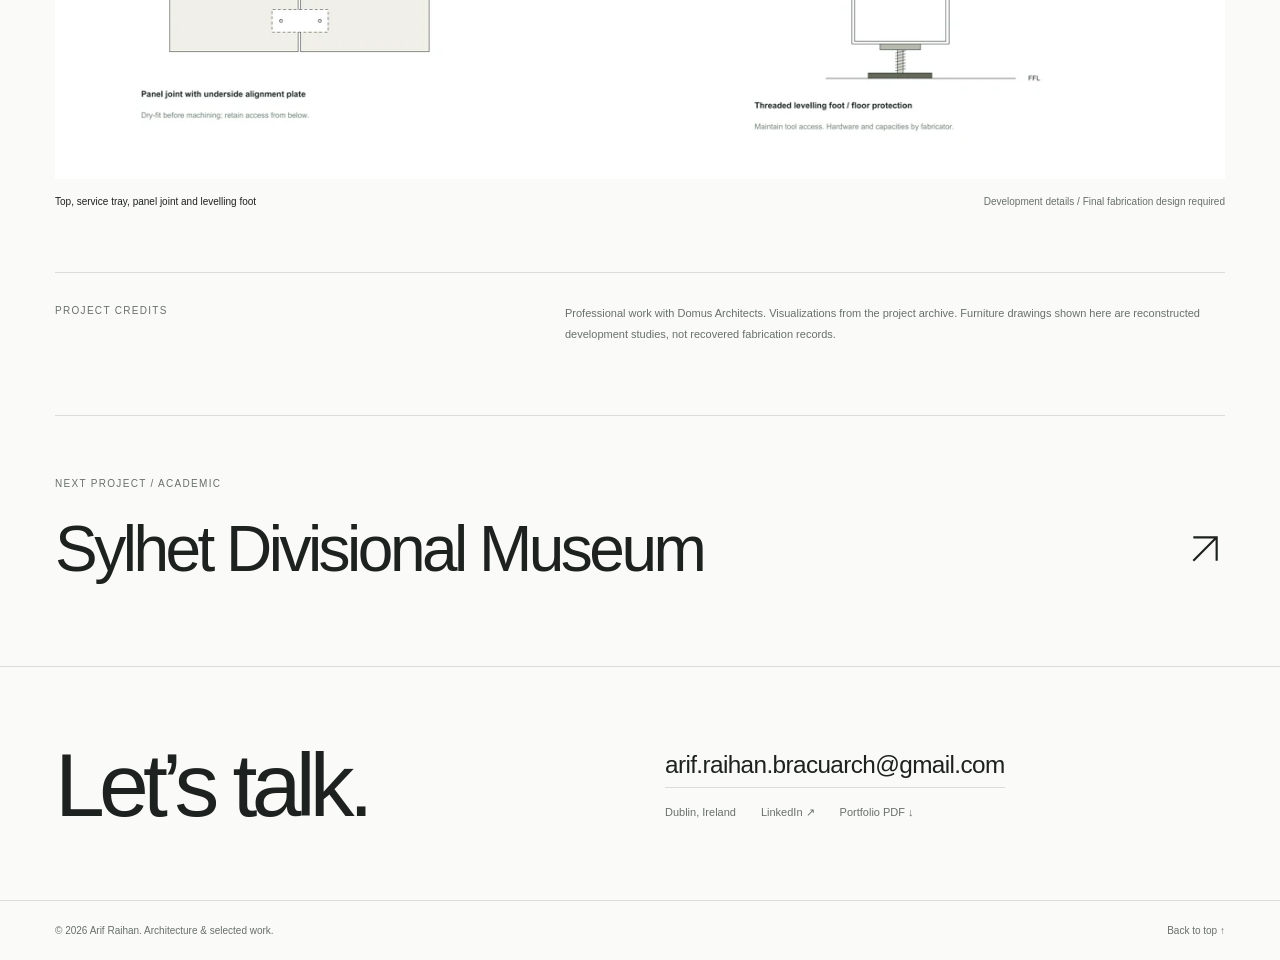
<file: projects/shanta-forum/index.html>
<!doctype html><html lang="en"><head><meta charset="utf-8"><meta name="viewport" content="width=device-width, initial-scale=1"><title>Shanta Forum HQ — Arif Raihan</title><meta name="description" content="Workplace design assistance, space-specific furniture and construction details, developed alongside the complete 3D interior."><meta name="theme-color" content="#fafaf8"><meta property="og:type" content="website"><meta property="og:title" content="Shanta Forum HQ — Arif Raihan"><meta property="og:description" content="Workplace design assistance, space-specific furniture and construction details, developed alongside the complete 3D interior."><meta name="twitter:card" content="summary_large_image"><link rel="icon" type="image/svg+xml" href="../../favicon.svg"><link rel="stylesheet" href="../../styles.css?v=20261025separate"><script src="../../site.js" defer></script></head><body><a class="skip" href="#main">Skip to content</a><header class="site-header"><div class="wrap header-inner"><a class="wordmark" href="../../" aria-label="Arif Raihan home"><span class="monogram" aria-hidden="true">AR</span><span>ARIF RAIHAN</span></a><button class="mobile-toggle" aria-expanded="false" aria-controls="site-navigation" aria-label="Toggle navigation"><svg viewBox="0 0 24 24" fill="none" aria-hidden="true"><path d="M3 8h18M3 16h18" stroke="currentColor" stroke-width="1.2"/></svg></button><nav class="nav" id="site-navigation" aria-label="Main navigation"><a href="../../#work">Work</a><a href="../../about/">About</a><a href="../../#contact">Contact</a><a class="pdf-link" href="../../assets/arif-raihan-portfolio.pdf" download>Portfolio PDF <svg class="arrow" aria-hidden="true" viewBox="0 0 24 24" fill="none"><path d="M5 19 19 5M5 5h14v14" stroke="currentColor" stroke-width="1.3"/></svg></a></nav></div></header><main id="main"><section class="wrap project-head" id="top"><a class="back" href="../../#work"><svg class="arrow" aria-hidden="true" viewBox="0 0 24 24" fill="none"><path d="M5 19 19 5M5 5h14v14" stroke="currentColor" stroke-width="1.3"/></svg> Selected work</a><div class="project-heading-row"><div><p class="kicker project-kind">professional / Workplace</p><h1>Shanta Forum HQ</h1></div><p class="project-location">Dhaka, Bangladesh<br>2022<br>Domus Architects</p></div></section><div class="project-cover "><figure class="cover-figure"><button class="gallery-open" data-full="../../assets/shanta-meeting-2400.webp" data-caption="Shanta Forum HQ" aria-label="Enlarge: Shanta Forum HQ"><img src="../../assets/shanta-meeting-1280.webp" srcset="../../assets/shanta-meeting-640.webp 640w, ../../assets/shanta-meeting-1280.webp 1280w, ../../assets/shanta-meeting-2400.webp 1920w" sizes="(max-width: 650px) 100vw, 90vw" width="1920" height="1080" alt="Shanta Forum HQ" loading="eager" decoding="async" fetchpriority=high><span class="zoom-icon"><svg viewBox="0 0 24 24" fill="none" aria-hidden="true"><path d="M4 10V4h6m4 0h6v6m0 4v6h-6M10 20H4v-6" stroke="currentColor" stroke-width="1.3"/></svg></span></button></figure></div><div class="wrap"><section class="project-intro"><dl class="project-facts"><div><dt>Contribution</dt><dd>Spatial design assistance<br>Furniture design & construction details<br>3D development<br>Site surveys & inspections</dd></div><div><dt>Project</dt><dd>Workplace<br>Domus Architects<br>2022</dd></div></dl><p class="project-summary">Workplace design assistance, space-specific furniture and construction details, developed alongside the complete 3D interior.</p></section><section class="gallery" aria-label="Shanta Forum HQ photographs and drawings"><div class="gallery-pair contain"><figure class="gallery-item"><button class="gallery-open" data-full="../../assets/shanta-workplace-2400.webp" data-caption="Open workplace" aria-label="Enlarge: Open workplace"><img src="../../assets/shanta-workplace-1280.webp" srcset="../../assets/shanta-workplace-640.webp 640w, ../../assets/shanta-workplace-1280.webp 1280w, ../../assets/shanta-workplace-2400.webp 1920w" sizes="(max-width: 650px) 100vw, 90vw" width="1920" height="1920" alt="Open workplace" loading="lazy" decoding="async"><span class="zoom-icon"><svg viewBox="0 0 24 24" fill="none" aria-hidden="true"><path d="M4 10V4h6m4 0h6v6m0 4v6h-6M10 20H4v-6" stroke="currentColor" stroke-width="1.3"/></svg></span></button><figcaption class="gallery-caption"><span>Open workplace</span><span>Project visualization</span></figcaption></figure><figure class="gallery-item"><button class="gallery-open" data-full="../../assets/shanta-arrival-2400.webp" data-caption="Arrival and circulation" aria-label="Enlarge: Arrival and circulation"><img src="../../assets/shanta-arrival-1280.webp" srcset="../../assets/shanta-arrival-640.webp 640w, ../../assets/shanta-arrival-1280.webp 1280w, ../../assets/shanta-arrival-2400.webp 1920w" sizes="(max-width: 650px) 100vw, 90vw" width="1920" height="1920" alt="Arrival and circulation" loading="lazy" decoding="async"><span class="zoom-icon"><svg viewBox="0 0 24 24" fill="none" aria-hidden="true"><path d="M4 10V4h6m4 0h6v6m0 4v6h-6M10 20H4v-6" stroke="currentColor" stroke-width="1.3"/></svg></span></button><figcaption class="gallery-caption"><span>Arrival and circulation</span><span>Project archive</span></figcaption></figure></div><figure class="gallery-item"><button class="gallery-open" data-full="../../assets/shanta-table-2400.webp" data-caption="Boardroom table: plan, elevation and section" aria-label="Enlarge: Boardroom table: plan, elevation and section"><img src="../../assets/shanta-table-1280.webp" srcset="../../assets/shanta-table-640.webp 640w, ../../assets/shanta-table-1280.webp 1280w, ../../assets/shanta-table-2400.webp 2389w" sizes="(max-width: 650px) 100vw, 90vw" width="2389" height="1304" alt="Boardroom table: plan, elevation and section" loading="lazy" decoding="async"><span class="zoom-icon"><svg viewBox="0 0 24 24" fill="none" aria-hidden="true"><path d="M4 10V4h6m4 0h6v6m0 4v6h-6M10 20H4v-6" stroke="currentColor" stroke-width="1.3"/></svg></span></button><figcaption class="gallery-caption"><span>Boardroom table: plan, elevation and section</span><span>Furniture development study / Nominal dimensions / NTS</span></figcaption></figure><figure class="gallery-item"><button class="gallery-open" data-full="../../assets/shanta-junctions-2400.webp" data-caption="Top, service tray, panel joint and levelling foot" aria-label="Enlarge: Top, service tray, panel joint and levelling foot"><img src="../../assets/shanta-junctions-1280.webp" srcset="../../assets/shanta-junctions-640.webp 640w, ../../assets/shanta-junctions-1280.webp 1280w, ../../assets/shanta-junctions-2400.webp 2400w" sizes="(max-width: 650px) 100vw, 90vw" width="2576" height="1526" alt="Top, service tray, panel joint and levelling foot" loading="lazy" decoding="async"><span class="zoom-icon"><svg viewBox="0 0 24 24" fill="none" aria-hidden="true"><path d="M4 10V4h6m4 0h6v6m0 4v6h-6M10 20H4v-6" stroke="currentColor" stroke-width="1.3"/></svg></span></button><figcaption class="gallery-caption"><span>Top, service tray, panel joint and levelling foot</span><span>Development details / Final fabrication design required</span></figcaption></figure></section><div class="project-note"><span class="kicker">Project credits</span><p>Professional work with Domus Architects. Visualizations from the project archive. Furniture drawings shown here are reconstructed development studies, not recovered fabrication records.</p></div><a class="next-project" href="../../projects/sylhet-divisional-museum/"><p class="kicker">Next project / academic</p><div class="next-row"><span>Sylhet Divisional Museum</span><svg class="arrow" aria-hidden="true" viewBox="0 0 24 24" fill="none"><path d="M5 19 19 5M5 5h14v14" stroke="currentColor" stroke-width="1.3"/></svg></div></a></div></main><section class="wrap contact" id="contact" aria-labelledby="contact-title"><h2 id="contact-title">Let’s talk.</h2><div class="contact-links"><a class="contact-email" href="mailto:arif.raihan.bracuarch@gmail.com">arif.raihan.bracuarch@gmail.com</a><div class="contact-sub"><span>Dublin, Ireland</span><a href="https://www.linkedin.com/in/meister-arif-raihan/" target="_blank" rel="noopener noreferrer">LinkedIn ↗</a><a href="../../assets/arif-raihan-portfolio.pdf" download>Portfolio PDF ↓</a></div></div></section><footer class="wrap site-footer"><span>© 2026 Arif Raihan. Architecture & selected work.</span><a href="#top">Back to top ↑</a></footer><dialog class="lightbox" id="lightbox" aria-label="Project image viewer"><div class="lightbox-shell"><div class="lightbox-top"><span class="lightbox-title">Shanta Forum HQ</span><button class="lightbox-close" aria-label="Close image viewer">×</button></div><div class="lightbox-view"><img alt="Selected project image" src="../../favicon.svg"></div><div class="lightbox-bottom"><span class="lightbox-caption"></span><div class="lightbox-actions"><span class="lightbox-count" aria-live="polite"></span><button class="lightbox-nav" data-direction="previous" aria-label="Previous image">←</button><button class="lightbox-nav" data-direction="next" aria-label="Next image">→</button></div></div></div></dialog></body></html>
</file>
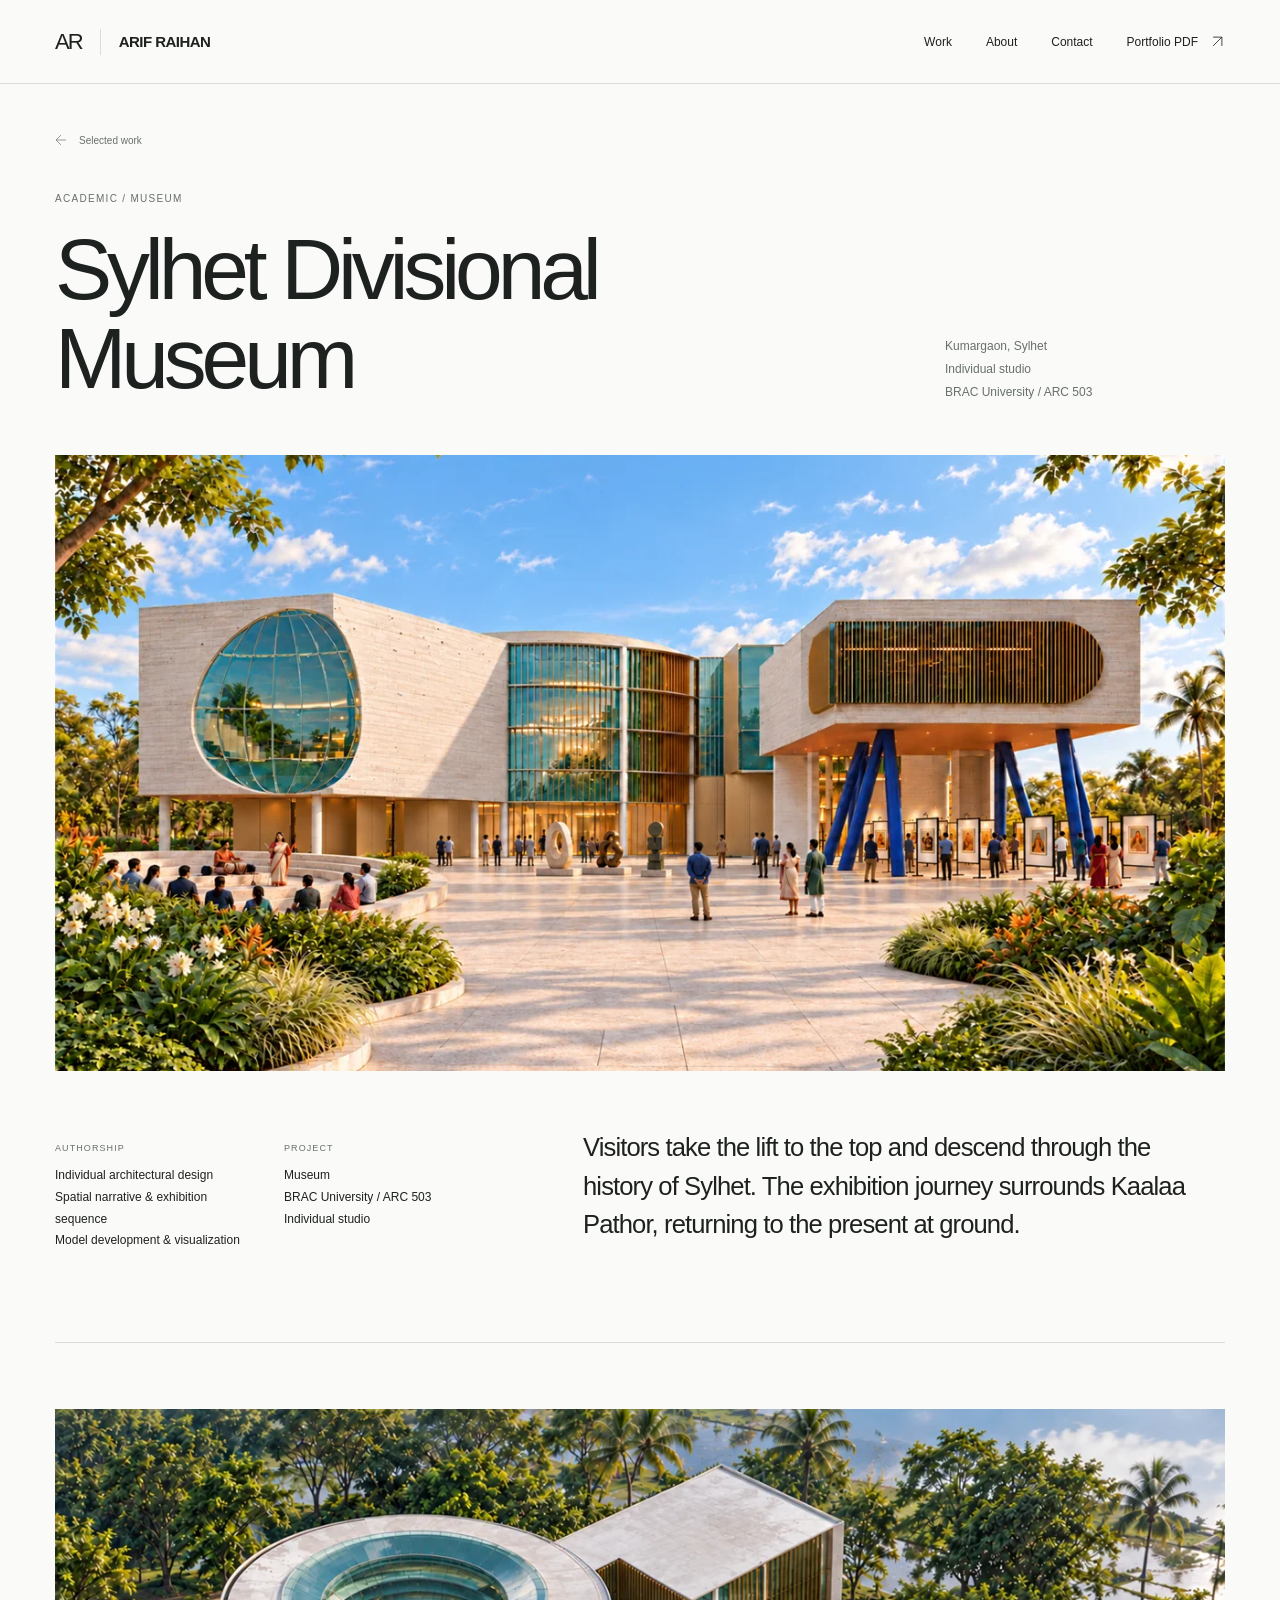
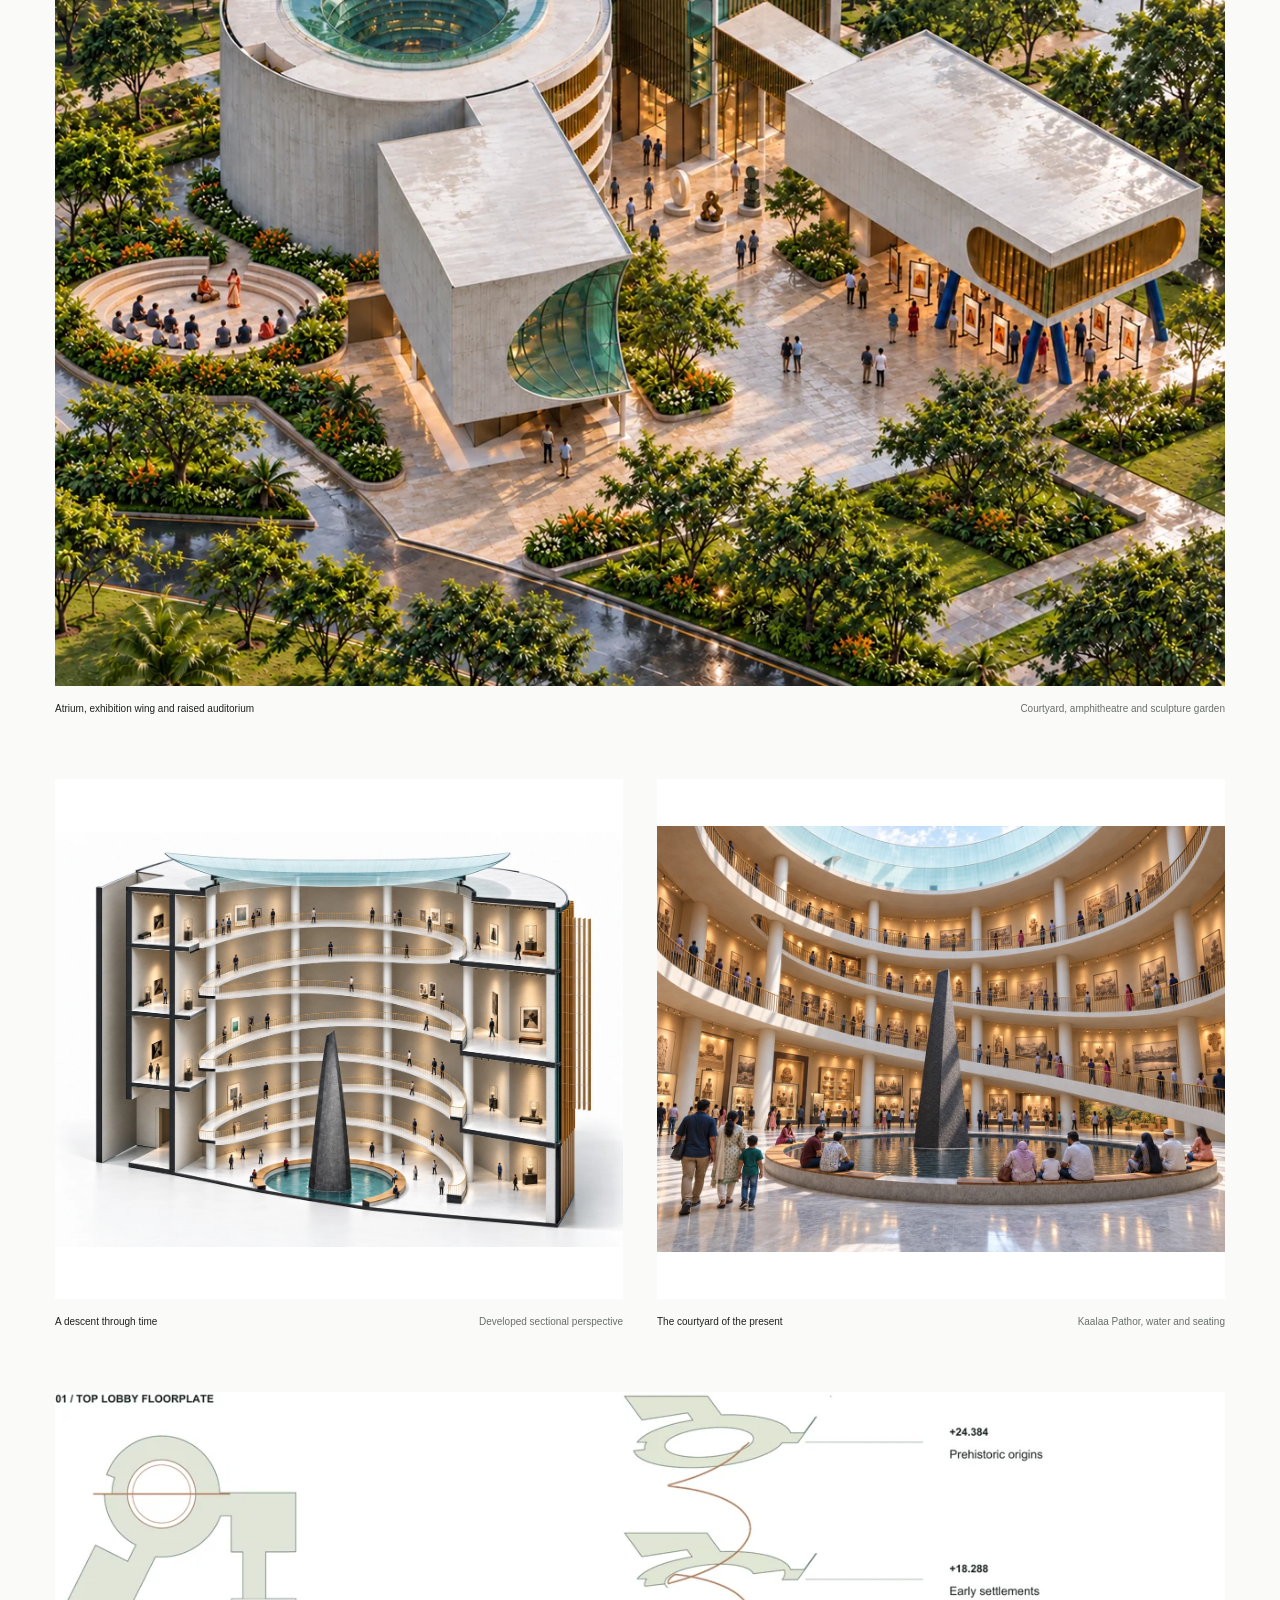
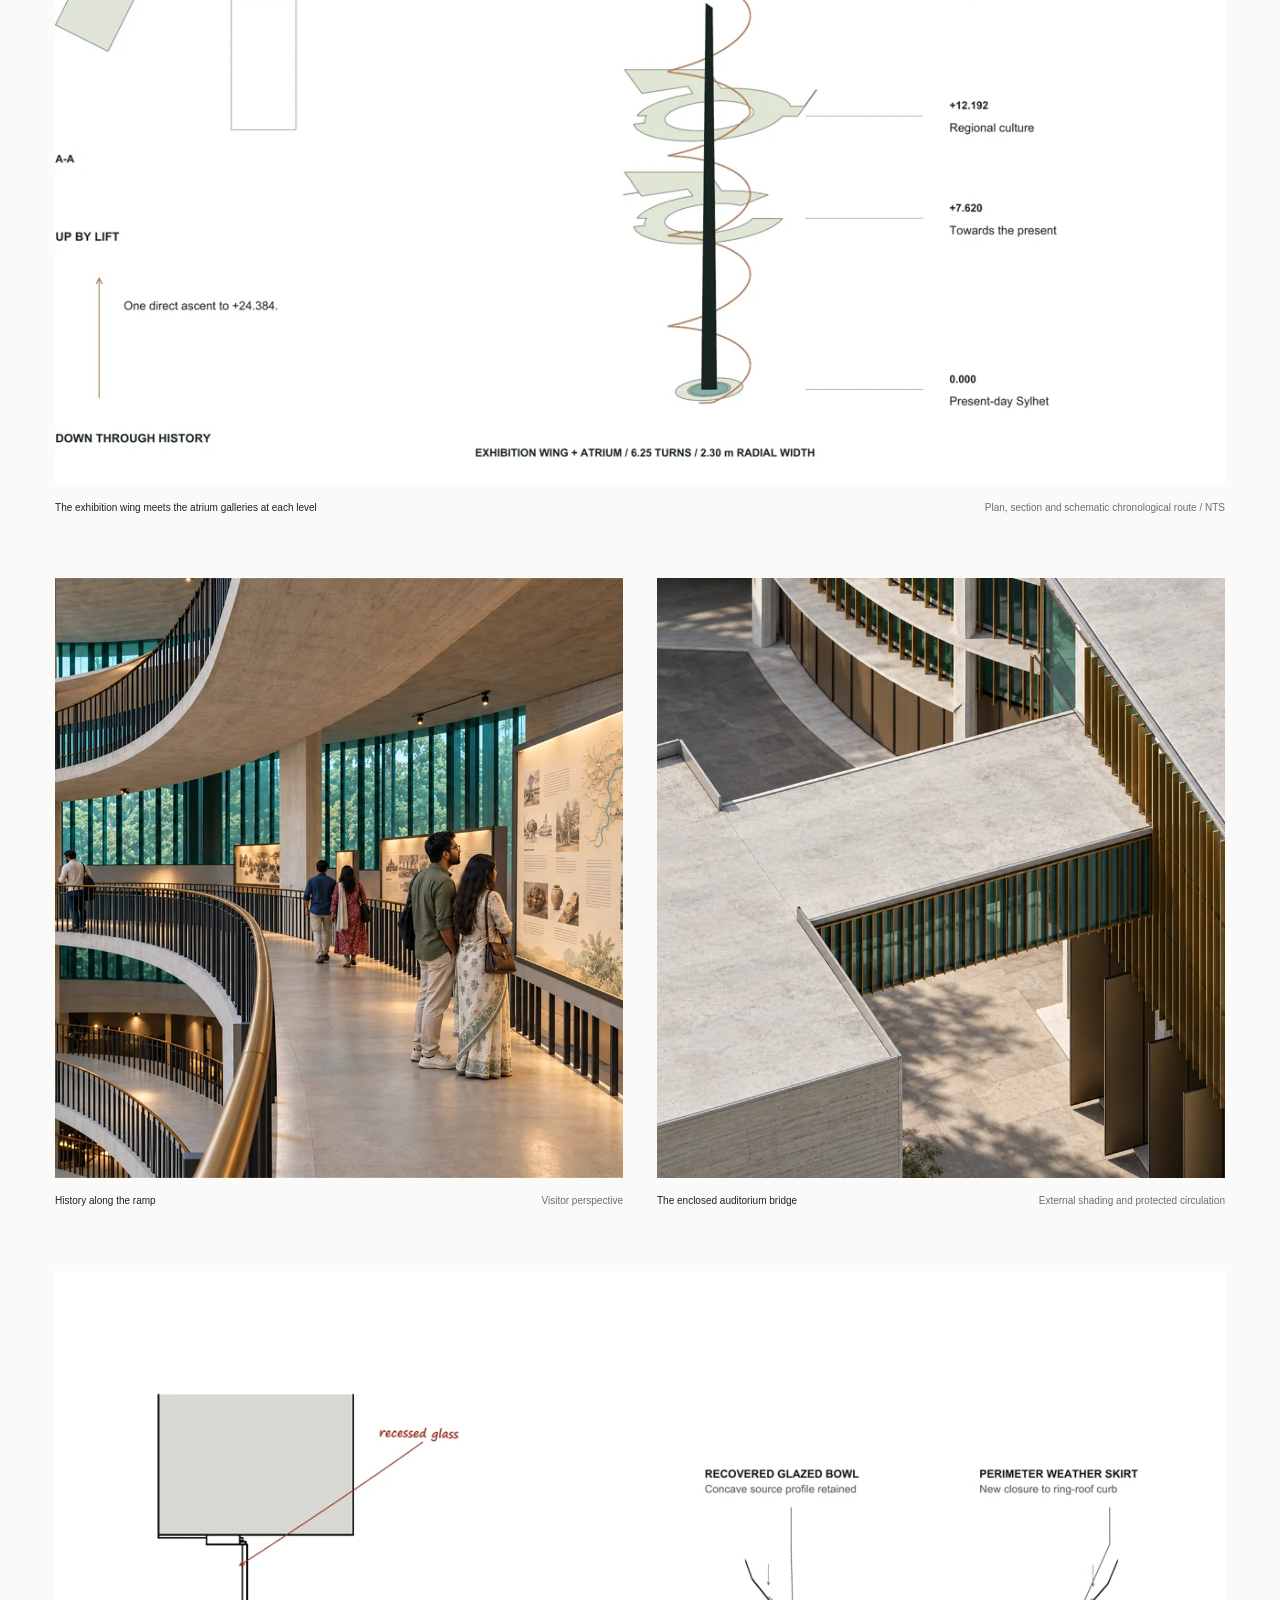
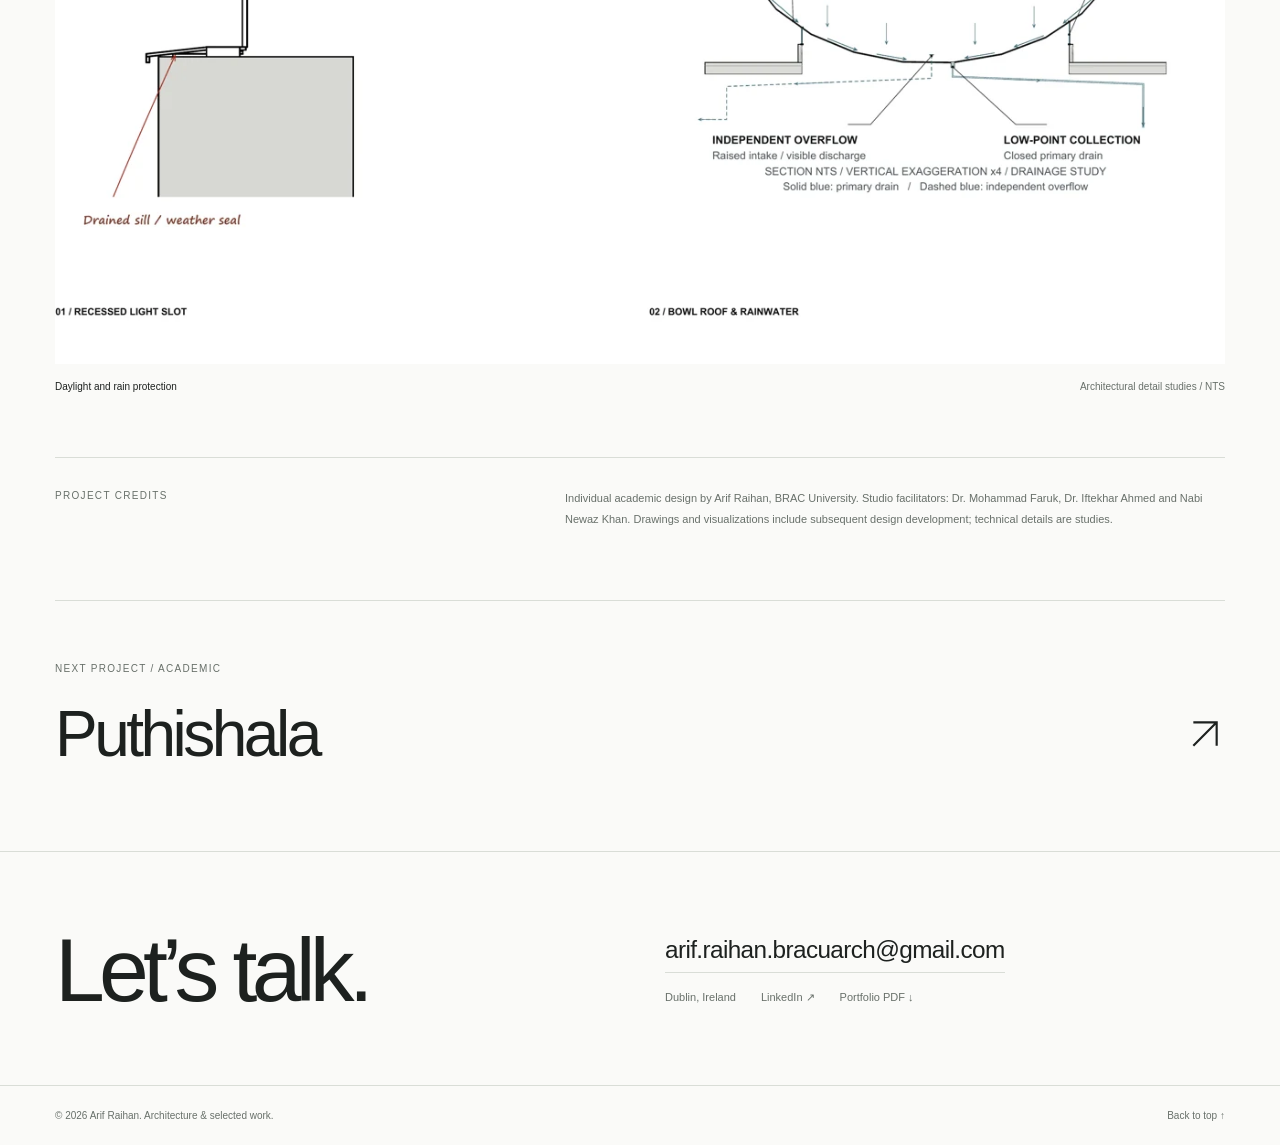
<file: projects/sylhet-divisional-museum/index.html>
<!doctype html><html lang="en"><head><meta charset="utf-8"><meta name="viewport" content="width=device-width, initial-scale=1"><title>Sylhet Divisional Museum — Arif Raihan</title><meta name="description" content="Visitors take the lift to the top and descend through the history of Sylhet. The exhibition journey surrounds Kaalaa Pathor, returning to the present at ground."><meta name="theme-color" content="#fafaf8"><meta property="og:type" content="website"><meta property="og:title" content="Sylhet Divisional Museum — Arif Raihan"><meta property="og:description" content="Visitors take the lift to the top and descend through the history of Sylhet. The exhibition journey surrounds Kaalaa Pathor, returning to the present at ground."><meta name="twitter:card" content="summary_large_image"><link rel="icon" type="image/svg+xml" href="../../favicon.svg"><link rel="stylesheet" href="../../styles.css?v=20261025separate"><script src="../../site.js" defer></script></head><body><a class="skip" href="#main">Skip to content</a><header class="site-header"><div class="wrap header-inner"><a class="wordmark" href="../../" aria-label="Arif Raihan home"><span class="monogram" aria-hidden="true">AR</span><span>ARIF RAIHAN</span></a><button class="mobile-toggle" aria-expanded="false" aria-controls="site-navigation" aria-label="Toggle navigation"><svg viewBox="0 0 24 24" fill="none" aria-hidden="true"><path d="M3 8h18M3 16h18" stroke="currentColor" stroke-width="1.2"/></svg></button><nav class="nav" id="site-navigation" aria-label="Main navigation"><a href="../../#work">Work</a><a href="../../about/">About</a><a href="../../#contact">Contact</a><a class="pdf-link" href="../../assets/arif-raihan-portfolio.pdf" download>Portfolio PDF <svg class="arrow" aria-hidden="true" viewBox="0 0 24 24" fill="none"><path d="M5 19 19 5M5 5h14v14" stroke="currentColor" stroke-width="1.3"/></svg></a></nav></div></header><main id="main"><section class="wrap project-head" id="top"><a class="back" href="../../#work"><svg class="arrow" aria-hidden="true" viewBox="0 0 24 24" fill="none"><path d="M5 19 19 5M5 5h14v14" stroke="currentColor" stroke-width="1.3"/></svg> Selected work</a><div class="project-heading-row"><div><p class="kicker project-kind">academic / Museum</p><h1>Sylhet Divisional Museum</h1></div><p class="project-location">Kumargaon, Sylhet<br>Individual studio<br>BRAC University / ARC 503</p></div></section><div class="project-cover "><figure class="cover-figure"><button class="gallery-open" data-full="../../assets/museum-courtyard-2400.webp" data-caption="Sylhet Divisional Museum" aria-label="Enlarge: Sylhet Divisional Museum"><img src="../../assets/museum-courtyard-1280.webp" srcset="../../assets/museum-courtyard-640.webp 640w, ../../assets/museum-courtyard-1280.webp 1280w, ../../assets/museum-courtyard-2400.webp 2400w" sizes="(max-width: 650px) 100vw, 90vw" width="3840" height="2560" alt="Sylhet Divisional Museum" loading="eager" decoding="async" fetchpriority=high><span class="zoom-icon"><svg viewBox="0 0 24 24" fill="none" aria-hidden="true"><path d="M4 10V4h6m4 0h6v6m0 4v6h-6M10 20H4v-6" stroke="currentColor" stroke-width="1.3"/></svg></span></button></figure></div><div class="wrap"><section class="project-intro"><dl class="project-facts"><div><dt>Authorship</dt><dd>Individual architectural design<br>Spatial narrative & exhibition sequence<br>Model development & visualization</dd></div><div><dt>Project</dt><dd>Museum<br>BRAC University / ARC 503<br>Individual studio</dd></div></dl><p class="project-summary">Visitors take the lift to the top and descend through the history of Sylhet. The exhibition journey surrounds Kaalaa Pathor, returning to the present at ground.</p></section><section class="gallery" aria-label="Sylhet Divisional Museum photographs and drawings"><figure class="gallery-item"><button class="gallery-open" data-full="../../assets/museum-aerial-2400.webp" data-caption="Atrium, exhibition wing and raised auditorium" aria-label="Enlarge: Atrium, exhibition wing and raised auditorium"><img src="../../assets/museum-aerial-1280.webp" srcset="../../assets/museum-aerial-640.webp 640w, ../../assets/museum-aerial-1280.webp 1280w, ../../assets/museum-aerial-2400.webp 1448w" sizes="(max-width: 650px) 100vw, 90vw" width="1448" height="1086" alt="Atrium, exhibition wing and raised auditorium" loading="lazy" decoding="async"><span class="zoom-icon"><svg viewBox="0 0 24 24" fill="none" aria-hidden="true"><path d="M4 10V4h6m4 0h6v6m0 4v6h-6M10 20H4v-6" stroke="currentColor" stroke-width="1.3"/></svg></span></button><figcaption class="gallery-caption"><span>Atrium, exhibition wing and raised auditorium</span><span>Courtyard, amphitheatre and sculpture garden</span></figcaption></figure><div class="gallery-pair contain"><figure class="gallery-item"><button class="gallery-open" data-full="../../assets/museum-section-2400.webp" data-caption="A descent through time" aria-label="Enlarge: A descent through time"><img src="../../assets/museum-section-1280.webp" srcset="../../assets/museum-section-640.webp 640w, ../../assets/museum-section-1280.webp 1280w, ../../assets/museum-section-2400.webp 1467w" sizes="(max-width: 650px) 100vw, 90vw" width="1467" height="1072" alt="A descent through time" loading="lazy" decoding="async"><span class="zoom-icon"><svg viewBox="0 0 24 24" fill="none" aria-hidden="true"><path d="M4 10V4h6m4 0h6v6m0 4v6h-6M10 20H4v-6" stroke="currentColor" stroke-width="1.3"/></svg></span></button><figcaption class="gallery-caption"><span>A descent through time</span><span>Developed sectional perspective</span></figcaption></figure><figure class="gallery-item"><button class="gallery-open" data-full="../../assets/museum-atrium-2400.webp" data-caption="The courtyard of the present" aria-label="Enlarge: The courtyard of the present"><img src="../../assets/museum-atrium-1280.webp" srcset="../../assets/museum-atrium-640.webp 640w, ../../assets/museum-atrium-1280.webp 1280w, ../../assets/museum-atrium-2400.webp 1448w" sizes="(max-width: 650px) 100vw, 90vw" width="1448" height="1086" alt="The courtyard of the present" loading="lazy" decoding="async"><span class="zoom-icon"><svg viewBox="0 0 24 24" fill="none" aria-hidden="true"><path d="M4 10V4h6m4 0h6v6m0 4v6h-6M10 20H4v-6" stroke="currentColor" stroke-width="1.3"/></svg></span></button><figcaption class="gallery-caption"><span>The courtyard of the present</span><span>Kaalaa Pathor, water and seating</span></figcaption></figure></div><figure class="gallery-item"><button class="gallery-open" data-full="../../assets/museum-journey-2400.webp" data-caption="The exhibition wing meets the atrium galleries at each level" aria-label="Enlarge: The exhibition wing meets the atrium galleries at each level"><img src="../../assets/museum-journey-1280.webp" srcset="../../assets/museum-journey-640.webp 640w, ../../assets/museum-journey-1280.webp 1280w, ../../assets/museum-journey-2400.webp 2400w" sizes="(max-width: 650px) 100vw, 90vw" width="2576" height="1526" alt="The exhibition wing meets the atrium galleries at each level" loading="lazy" decoding="async"><span class="zoom-icon"><svg viewBox="0 0 24 24" fill="none" aria-hidden="true"><path d="M4 10V4h6m4 0h6v6m0 4v6h-6M10 20H4v-6" stroke="currentColor" stroke-width="1.3"/></svg></span></button><figcaption class="gallery-caption"><span>The exhibition wing meets the atrium galleries at each level</span><span>Plan, section and schematic chronological route / NTS</span></figcaption></figure><div class="gallery-pair "><figure class="gallery-item"><button class="gallery-open" data-full="../../assets/museum-ramp-2400.webp" data-caption="History along the ramp" aria-label="Enlarge: History along the ramp"><img src="../../assets/museum-ramp-1280.webp" srcset="../../assets/museum-ramp-640.webp 640w, ../../assets/museum-ramp-1280.webp 1280w, ../../assets/museum-ramp-2400.webp 2400w" sizes="(max-width: 650px) 100vw, 90vw" width="3840" height="2880" alt="History along the ramp" loading="lazy" decoding="async"><span class="zoom-icon"><svg viewBox="0 0 24 24" fill="none" aria-hidden="true"><path d="M4 10V4h6m4 0h6v6m0 4v6h-6M10 20H4v-6" stroke="currentColor" stroke-width="1.3"/></svg></span></button><figcaption class="gallery-caption"><span>History along the ramp</span><span>Visitor perspective</span></figcaption></figure><figure class="gallery-item"><button class="gallery-open" data-full="../../assets/museum-bridge-2400.webp" data-caption="The enclosed auditorium bridge" aria-label="Enlarge: The enclosed auditorium bridge"><img src="../../assets/museum-bridge-1280.webp" srcset="../../assets/museum-bridge-640.webp 640w, ../../assets/museum-bridge-1280.webp 1280w, ../../assets/museum-bridge-2400.webp 1470w" sizes="(max-width: 650px) 100vw, 90vw" width="1470" height="1070" alt="The enclosed auditorium bridge" loading="lazy" decoding="async"><span class="zoom-icon"><svg viewBox="0 0 24 24" fill="none" aria-hidden="true"><path d="M4 10V4h6m4 0h6v6m0 4v6h-6M10 20H4v-6" stroke="currentColor" stroke-width="1.3"/></svg></span></button><figcaption class="gallery-caption"><span>The enclosed auditorium bridge</span><span>External shading and protected circulation</span></figcaption></figure></div><figure class="gallery-item"><button class="gallery-open" data-full="../../assets/museum-weathering-2400.webp" data-caption="Daylight and rain protection" aria-label="Enlarge: Daylight and rain protection"><img src="../../assets/museum-weathering-1280.webp" srcset="../../assets/museum-weathering-640.webp 640w, ../../assets/museum-weathering-1280.webp 1280w, ../../assets/museum-weathering-2400.webp 2400w" sizes="(max-width: 650px) 100vw, 90vw" width="2576" height="1526" alt="Daylight and rain protection" loading="lazy" decoding="async"><span class="zoom-icon"><svg viewBox="0 0 24 24" fill="none" aria-hidden="true"><path d="M4 10V4h6m4 0h6v6m0 4v6h-6M10 20H4v-6" stroke="currentColor" stroke-width="1.3"/></svg></span></button><figcaption class="gallery-caption"><span>Daylight and rain protection</span><span>Architectural detail studies / NTS</span></figcaption></figure></section><div class="project-note"><span class="kicker">Project credits</span><p>Individual academic design by Arif Raihan, BRAC University. Studio facilitators: Dr. Mohammad Faruk, Dr. Iftekhar Ahmed and Nabi Newaz Khan. Drawings and visualizations include subsequent design development; technical details are studies.</p></div><a class="next-project" href="../../projects/puthishala/"><p class="kicker">Next project / academic</p><div class="next-row"><span>Puthishala</span><svg class="arrow" aria-hidden="true" viewBox="0 0 24 24" fill="none"><path d="M5 19 19 5M5 5h14v14" stroke="currentColor" stroke-width="1.3"/></svg></div></a></div></main><section class="wrap contact" id="contact" aria-labelledby="contact-title"><h2 id="contact-title">Let’s talk.</h2><div class="contact-links"><a class="contact-email" href="mailto:arif.raihan.bracuarch@gmail.com">arif.raihan.bracuarch@gmail.com</a><div class="contact-sub"><span>Dublin, Ireland</span><a href="https://www.linkedin.com/in/meister-arif-raihan/" target="_blank" rel="noopener noreferrer">LinkedIn ↗</a><a href="../../assets/arif-raihan-portfolio.pdf" download>Portfolio PDF ↓</a></div></div></section><footer class="wrap site-footer"><span>© 2026 Arif Raihan. Architecture & selected work.</span><a href="#top">Back to top ↑</a></footer><dialog class="lightbox" id="lightbox" aria-label="Project image viewer"><div class="lightbox-shell"><div class="lightbox-top"><span class="lightbox-title">Sylhet Divisional Museum</span><button class="lightbox-close" aria-label="Close image viewer">×</button></div><div class="lightbox-view"><img alt="Selected project image" src="../../favicon.svg"></div><div class="lightbox-bottom"><span class="lightbox-caption"></span><div class="lightbox-actions"><span class="lightbox-count" aria-live="polite"></span><button class="lightbox-nav" data-direction="previous" aria-label="Previous image">←</button><button class="lightbox-nav" data-direction="next" aria-label="Next image">→</button></div></div></div></dialog></body></html>
</file>
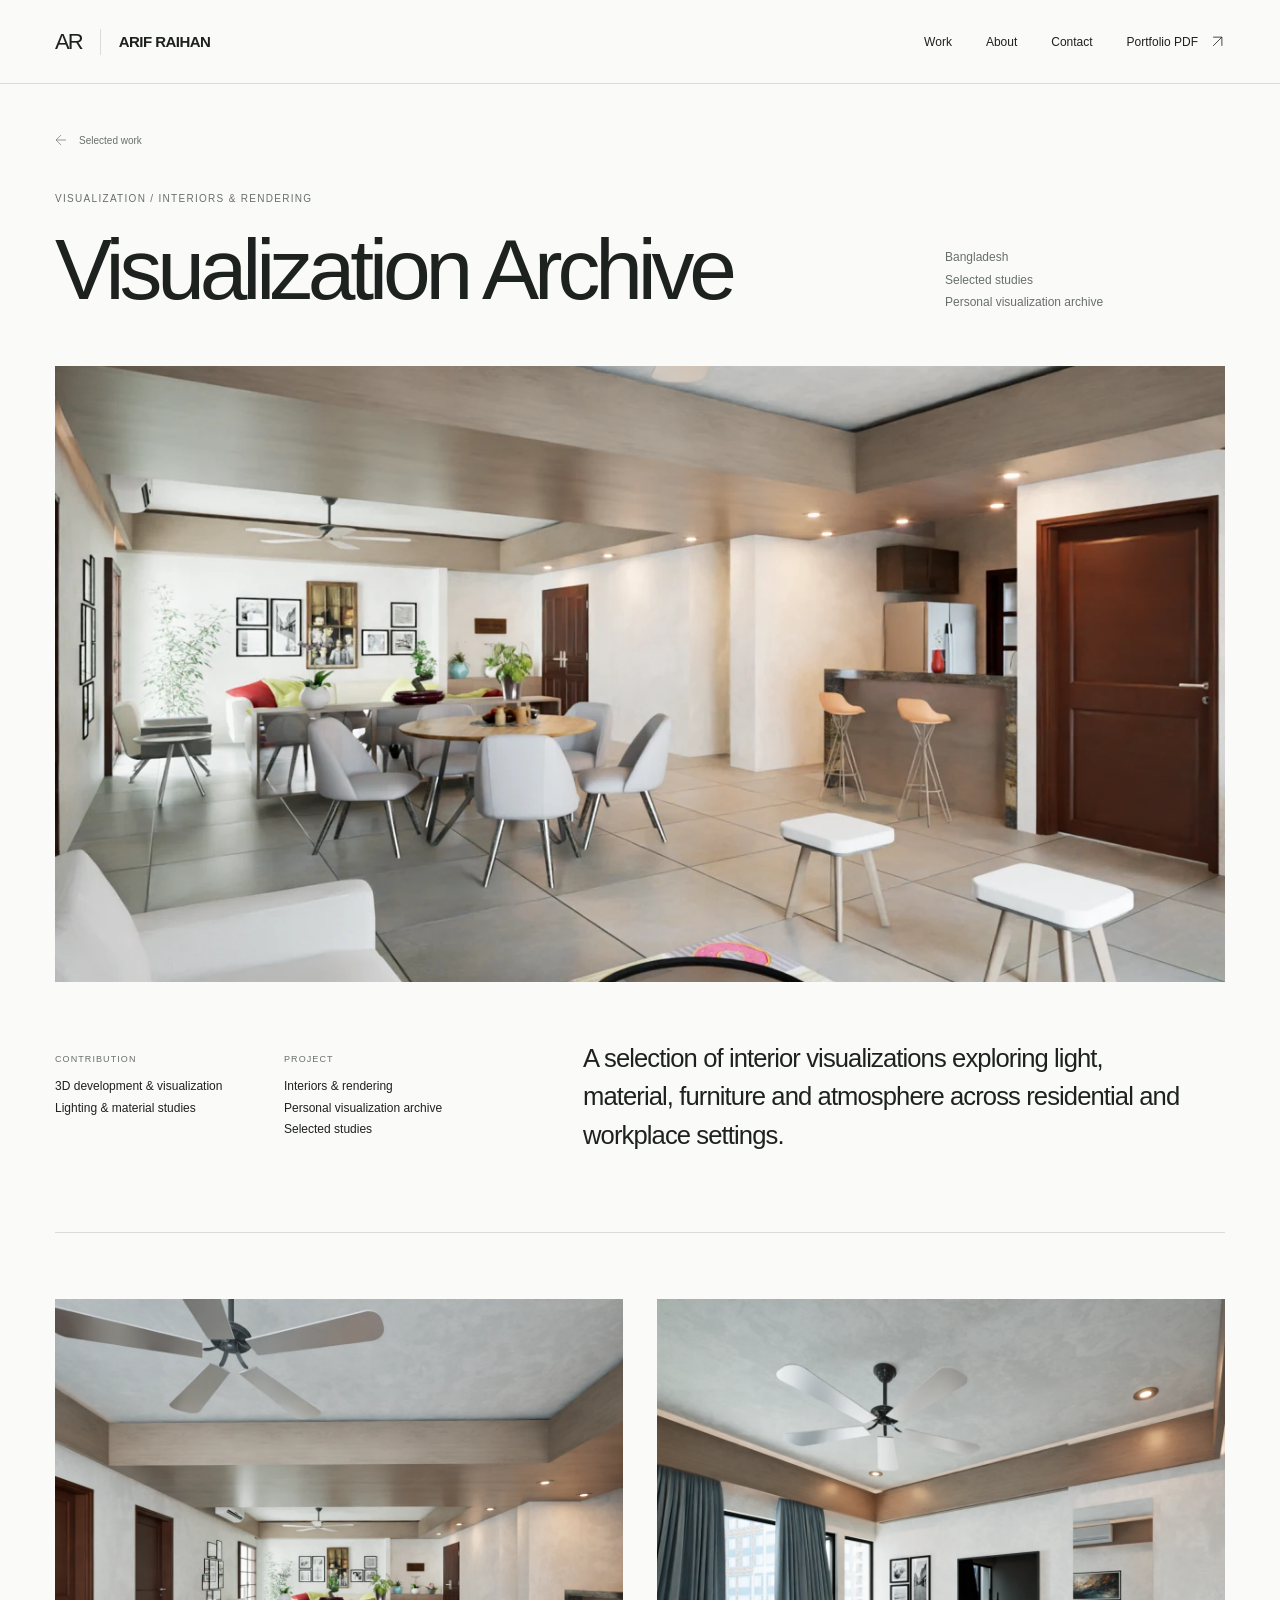
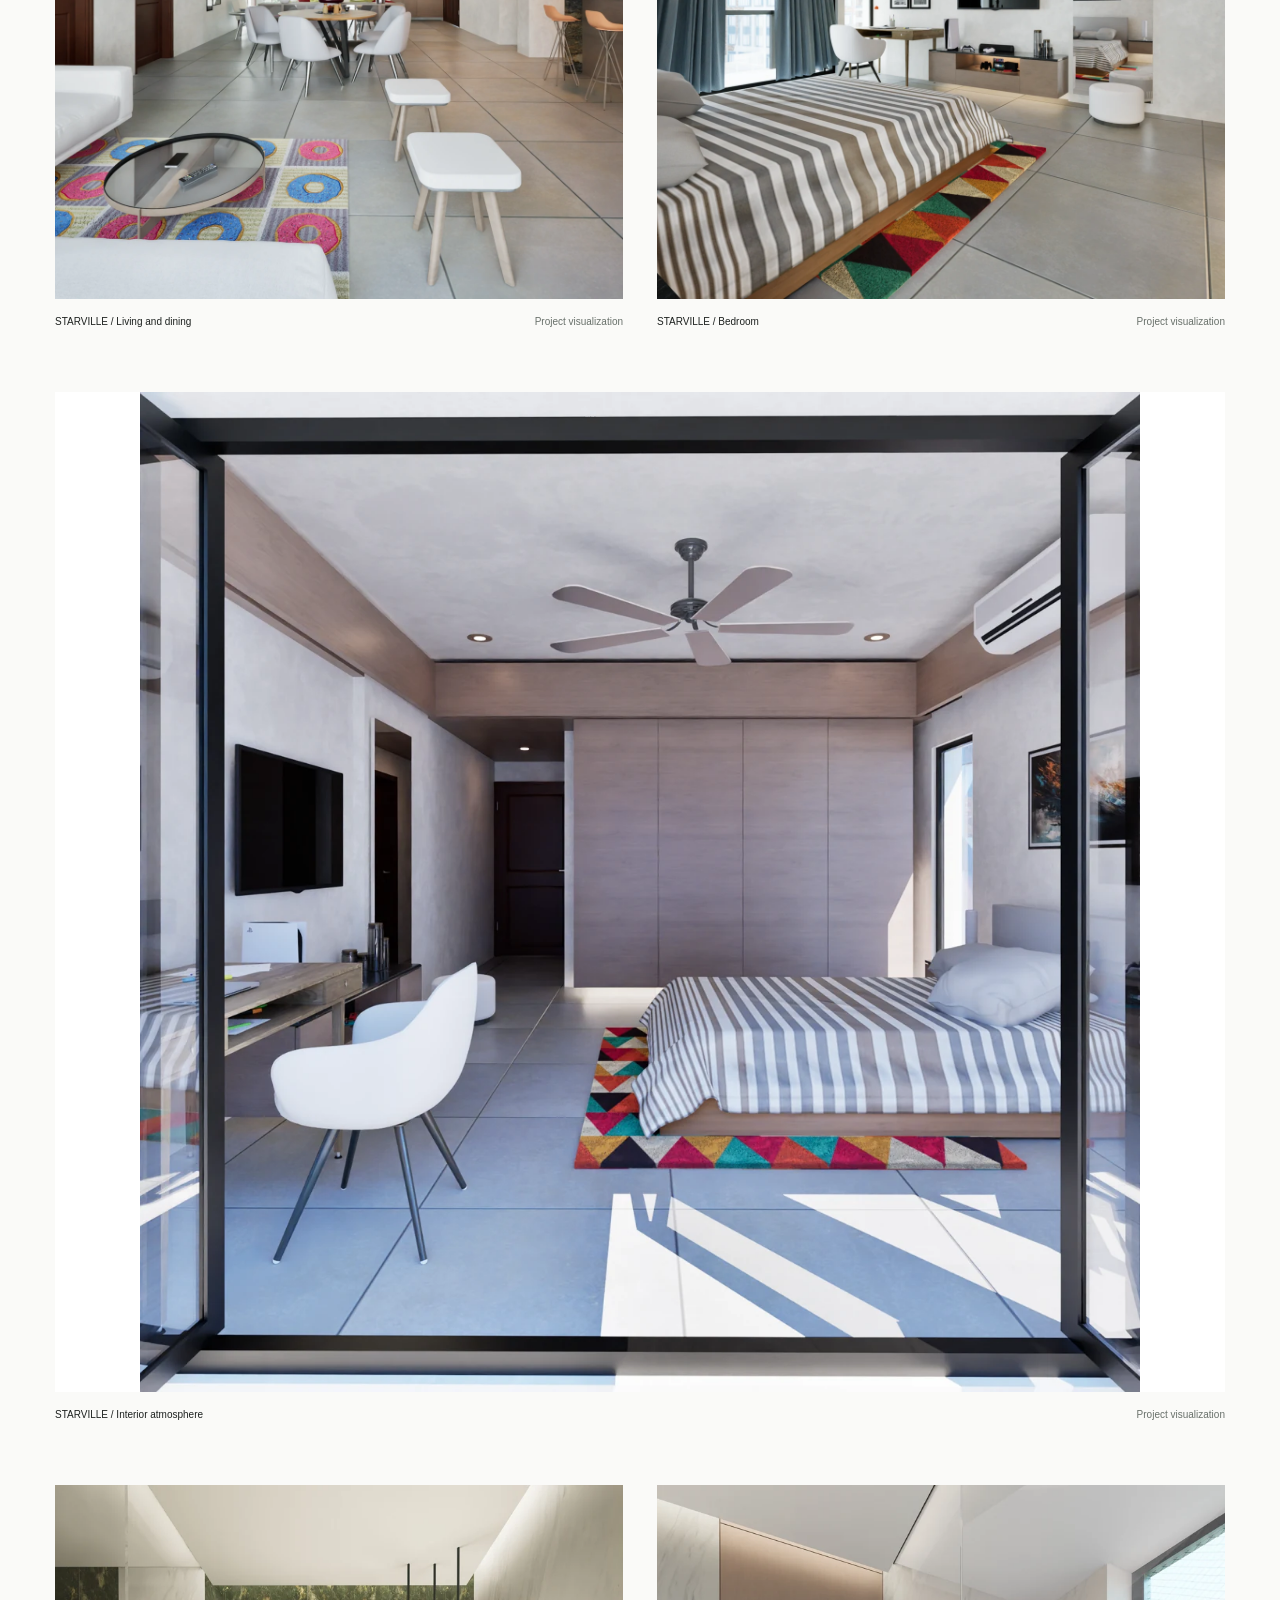
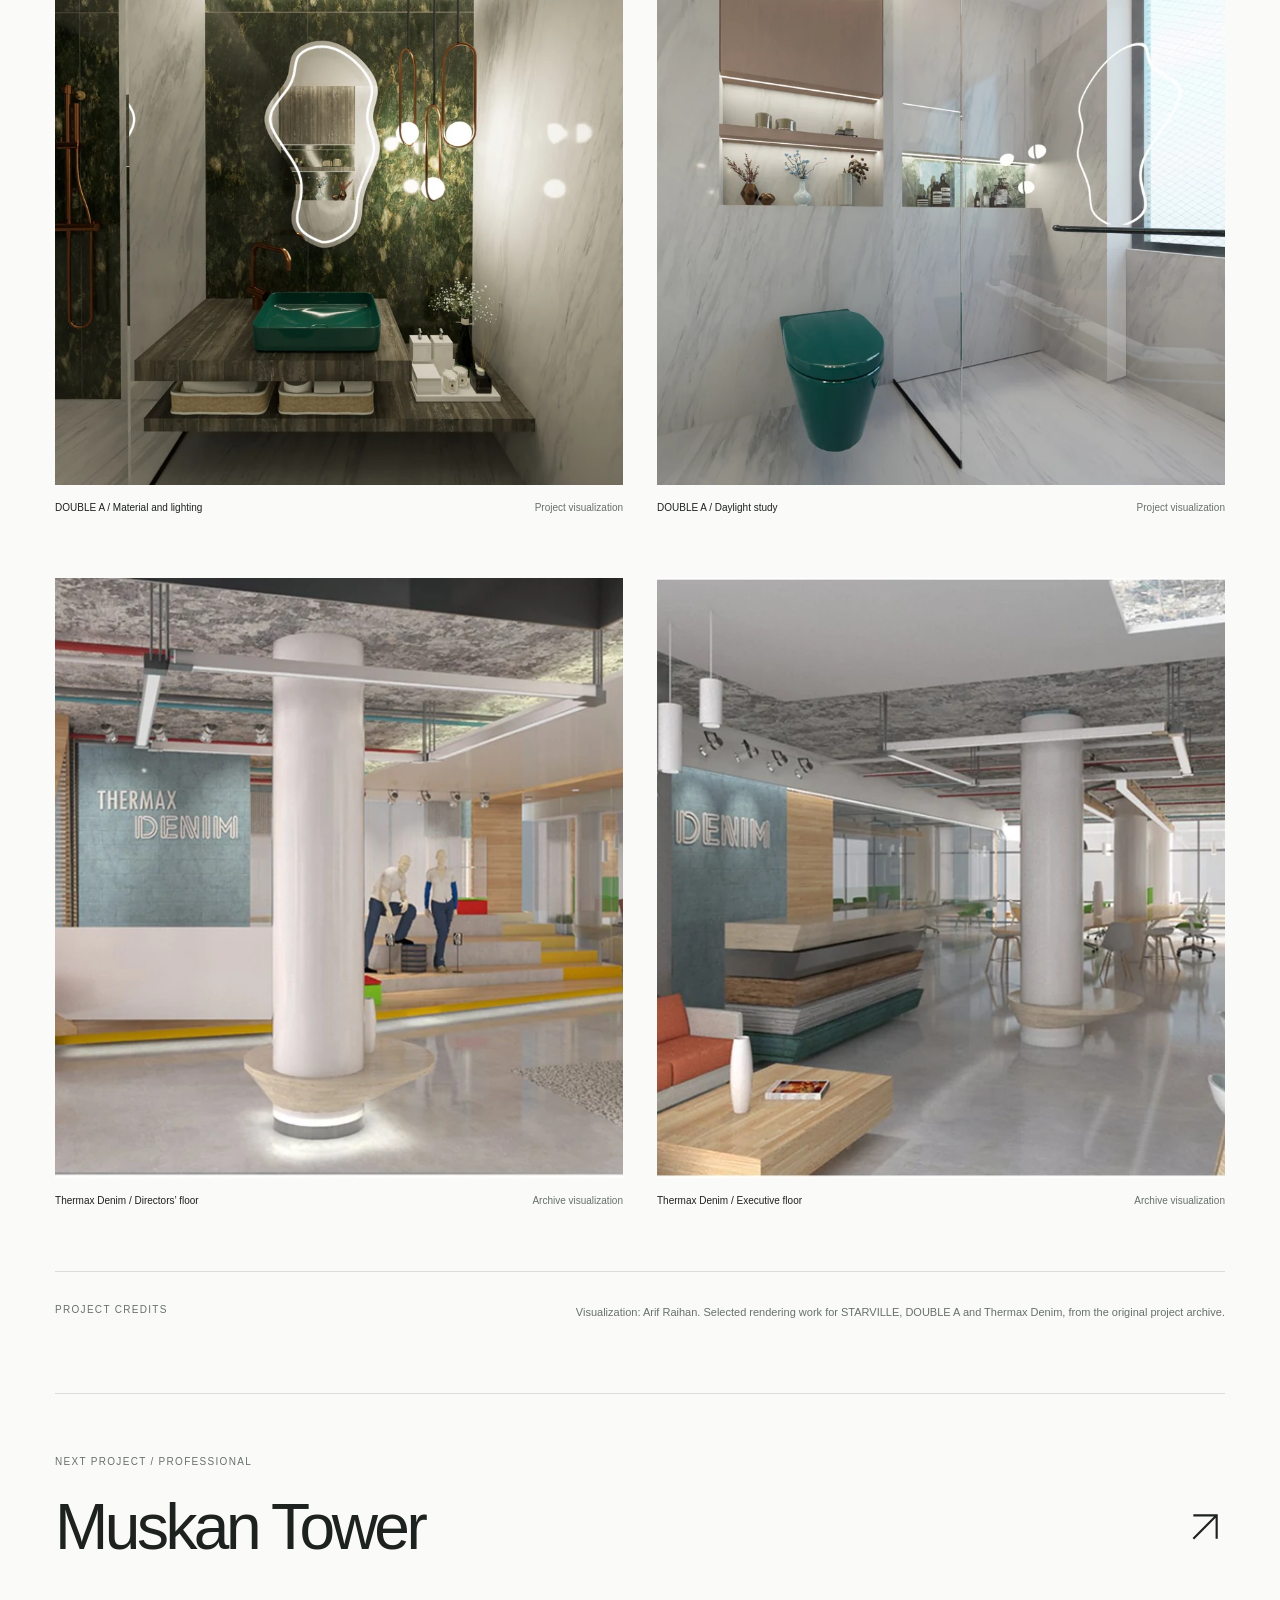
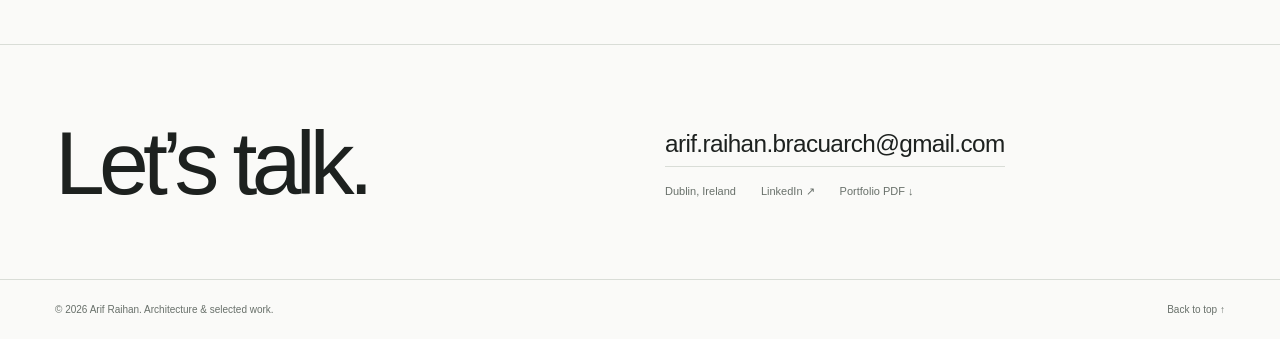
<file: projects/visualization-archive/index.html>
<!doctype html><html lang="en"><head><meta charset="utf-8"><meta name="viewport" content="width=device-width, initial-scale=1"><title>Visualization Archive — Arif Raihan</title><meta name="description" content="A selection of interior visualizations exploring light, material, furniture and atmosphere across residential and workplace settings."><meta name="theme-color" content="#fafaf8"><meta property="og:type" content="website"><meta property="og:title" content="Visualization Archive — Arif Raihan"><meta property="og:description" content="A selection of interior visualizations exploring light, material, furniture and atmosphere across residential and workplace settings."><meta name="twitter:card" content="summary_large_image"><link rel="icon" type="image/svg+xml" href="../../favicon.svg"><link rel="stylesheet" href="../../styles.css?v=20261025separate"><script src="../../site.js" defer></script></head><body><a class="skip" href="#main">Skip to content</a><header class="site-header"><div class="wrap header-inner"><a class="wordmark" href="../../" aria-label="Arif Raihan home"><span class="monogram" aria-hidden="true">AR</span><span>ARIF RAIHAN</span></a><button class="mobile-toggle" aria-expanded="false" aria-controls="site-navigation" aria-label="Toggle navigation"><svg viewBox="0 0 24 24" fill="none" aria-hidden="true"><path d="M3 8h18M3 16h18" stroke="currentColor" stroke-width="1.2"/></svg></button><nav class="nav" id="site-navigation" aria-label="Main navigation"><a href="../../#work">Work</a><a href="../../about/">About</a><a href="../../#contact">Contact</a><a class="pdf-link" href="../../assets/arif-raihan-portfolio.pdf" download>Portfolio PDF <svg class="arrow" aria-hidden="true" viewBox="0 0 24 24" fill="none"><path d="M5 19 19 5M5 5h14v14" stroke="currentColor" stroke-width="1.3"/></svg></a></nav></div></header><main id="main"><section class="wrap project-head" id="top"><a class="back" href="../../#work"><svg class="arrow" aria-hidden="true" viewBox="0 0 24 24" fill="none"><path d="M5 19 19 5M5 5h14v14" stroke="currentColor" stroke-width="1.3"/></svg> Selected work</a><div class="project-heading-row"><div><p class="kicker project-kind">visualization / Interiors & rendering</p><h1>Visualization Archive</h1></div><p class="project-location">Bangladesh<br>Selected studies<br>Personal visualization archive</p></div></section><div class="project-cover "><figure class="cover-figure"><button class="gallery-open" data-full="../../assets/render-starville-living-2400.webp" data-caption="Visualization Archive" aria-label="Enlarge: Visualization Archive"><img src="../../assets/render-starville-living-1280.webp" srcset="../../assets/render-starville-living-640.webp 640w, ../../assets/render-starville-living-1280.webp 1280w, ../../assets/render-starville-living-2400.webp 1920w" sizes="(max-width: 650px) 100vw, 90vw" width="1920" height="1920" alt="Visualization Archive" loading="eager" decoding="async" fetchpriority=high><span class="zoom-icon"><svg viewBox="0 0 24 24" fill="none" aria-hidden="true"><path d="M4 10V4h6m4 0h6v6m0 4v6h-6M10 20H4v-6" stroke="currentColor" stroke-width="1.3"/></svg></span></button></figure></div><div class="wrap"><section class="project-intro"><dl class="project-facts"><div><dt>Contribution</dt><dd>3D development & visualization<br>Lighting & material studies</dd></div><div><dt>Project</dt><dd>Interiors & rendering<br>Personal visualization archive<br>Selected studies</dd></div></dl><p class="project-summary">A selection of interior visualizations exploring light, material, furniture and atmosphere across residential and workplace settings.</p></section><section class="gallery" aria-label="Visualization Archive photographs and drawings"><div class="gallery-pair "><figure class="gallery-item"><button class="gallery-open" data-full="../../assets/render-starville-dining-2400.webp" data-caption="STARVILLE / Living and dining" aria-label="Enlarge: STARVILLE / Living and dining"><img src="../../assets/render-starville-dining-1280.webp" srcset="../../assets/render-starville-dining-640.webp 640w, ../../assets/render-starville-dining-1280.webp 1280w, ../../assets/render-starville-dining-2400.webp 1920w" sizes="(max-width: 650px) 100vw, 90vw" width="1920" height="1920" alt="STARVILLE / Living and dining" loading="lazy" decoding="async"><span class="zoom-icon"><svg viewBox="0 0 24 24" fill="none" aria-hidden="true"><path d="M4 10V4h6m4 0h6v6m0 4v6h-6M10 20H4v-6" stroke="currentColor" stroke-width="1.3"/></svg></span></button><figcaption class="gallery-caption"><span>STARVILLE / Living and dining</span><span>Project visualization</span></figcaption></figure><figure class="gallery-item"><button class="gallery-open" data-full="../../assets/render-starville-bedroom-2400.webp" data-caption="STARVILLE / Bedroom" aria-label="Enlarge: STARVILLE / Bedroom"><img src="../../assets/render-starville-bedroom-1280.webp" srcset="../../assets/render-starville-bedroom-640.webp 640w, ../../assets/render-starville-bedroom-1280.webp 1280w, ../../assets/render-starville-bedroom-2400.webp 1920w" sizes="(max-width: 650px) 100vw, 90vw" width="1920" height="1920" alt="STARVILLE / Bedroom" loading="lazy" decoding="async"><span class="zoom-icon"><svg viewBox="0 0 24 24" fill="none" aria-hidden="true"><path d="M4 10V4h6m4 0h6v6m0 4v6h-6M10 20H4v-6" stroke="currentColor" stroke-width="1.3"/></svg></span></button><figcaption class="gallery-caption"><span>STARVILLE / Bedroom</span><span>Project visualization</span></figcaption></figure></div><figure class="gallery-item"><button class="gallery-open" data-full="../../assets/render-starville-room-2400.webp" data-caption="STARVILLE / Interior atmosphere" aria-label="Enlarge: STARVILLE / Interior atmosphere"><img src="../../assets/render-starville-room-1280.webp" srcset="../../assets/render-starville-room-640.webp 640w, ../../assets/render-starville-room-1280.webp 1280w, ../../assets/render-starville-room-2400.webp 1920w" sizes="(max-width: 650px) 100vw, 90vw" width="1920" height="1920" alt="STARVILLE / Interior atmosphere" loading="lazy" decoding="async"><span class="zoom-icon"><svg viewBox="0 0 24 24" fill="none" aria-hidden="true"><path d="M4 10V4h6m4 0h6v6m0 4v6h-6M10 20H4v-6" stroke="currentColor" stroke-width="1.3"/></svg></span></button><figcaption class="gallery-caption"><span>STARVILLE / Interior atmosphere</span><span>Project visualization</span></figcaption></figure><div class="gallery-pair "><figure class="gallery-item"><button class="gallery-open" data-full="../../assets/render-double-a-2400.webp" data-caption="DOUBLE A / Material and lighting" aria-label="Enlarge: DOUBLE A / Material and lighting"><img src="../../assets/render-double-a-1280.webp" srcset="../../assets/render-double-a-640.webp 640w, ../../assets/render-double-a-1280.webp 1280w, ../../assets/render-double-a-2400.webp 2400w" sizes="(max-width: 650px) 100vw, 90vw" width="5760" height="3872" alt="DOUBLE A / Material and lighting" loading="lazy" decoding="async"><span class="zoom-icon"><svg viewBox="0 0 24 24" fill="none" aria-hidden="true"><path d="M4 10V4h6m4 0h6v6m0 4v6h-6M10 20H4v-6" stroke="currentColor" stroke-width="1.3"/></svg></span></button><figcaption class="gallery-caption"><span>DOUBLE A / Material and lighting</span><span>Project visualization</span></figcaption></figure><figure class="gallery-item"><button class="gallery-open" data-full="../../assets/render-double-a-light-2400.webp" data-caption="DOUBLE A / Daylight study" aria-label="Enlarge: DOUBLE A / Daylight study"><img src="../../assets/render-double-a-light-1280.webp" srcset="../../assets/render-double-a-light-640.webp 640w, ../../assets/render-double-a-light-1280.webp 1280w, ../../assets/render-double-a-light-2400.webp 2400w" sizes="(max-width: 650px) 100vw, 90vw" width="5760" height="3872" alt="DOUBLE A / Daylight study" loading="lazy" decoding="async"><span class="zoom-icon"><svg viewBox="0 0 24 24" fill="none" aria-hidden="true"><path d="M4 10V4h6m4 0h6v6m0 4v6h-6M10 20H4v-6" stroke="currentColor" stroke-width="1.3"/></svg></span></button><figcaption class="gallery-caption"><span>DOUBLE A / Daylight study</span><span>Project visualization</span></figcaption></figure></div><div class="gallery-pair "><figure class="gallery-item"><button class="gallery-open" data-full="../../assets/thermax-directors-2400.webp" data-caption="Thermax Denim / Directors’ floor" aria-label="Enlarge: Thermax Denim / Directors’ floor"><img src="../../assets/thermax-directors-1280.webp" srcset="../../assets/thermax-directors-640.webp 640w, ../../assets/thermax-directors-1280.webp 1280w, ../../assets/thermax-directors-2400.webp 1525w" sizes="(max-width: 650px) 100vw, 90vw" width="1525" height="769" alt="Thermax Denim / Directors’ floor" loading="lazy" decoding="async"><span class="zoom-icon"><svg viewBox="0 0 24 24" fill="none" aria-hidden="true"><path d="M4 10V4h6m4 0h6v6m0 4v6h-6M10 20H4v-6" stroke="currentColor" stroke-width="1.3"/></svg></span></button><figcaption class="gallery-caption"><span>Thermax Denim / Directors’ floor</span><span>Archive visualization</span></figcaption></figure><figure class="gallery-item"><button class="gallery-open" data-full="../../assets/thermax-executive-2400.webp" data-caption="Thermax Denim / Executive floor" aria-label="Enlarge: Thermax Denim / Executive floor"><img src="../../assets/thermax-executive-1280.webp" srcset="../../assets/thermax-executive-640.webp 640w, ../../assets/thermax-executive-1280.webp 1280w, ../../assets/thermax-executive-2400.webp 1525w" sizes="(max-width: 650px) 100vw, 90vw" width="1525" height="766" alt="Thermax Denim / Executive floor" loading="lazy" decoding="async"><span class="zoom-icon"><svg viewBox="0 0 24 24" fill="none" aria-hidden="true"><path d="M4 10V4h6m4 0h6v6m0 4v6h-6M10 20H4v-6" stroke="currentColor" stroke-width="1.3"/></svg></span></button><figcaption class="gallery-caption"><span>Thermax Denim / Executive floor</span><span>Archive visualization</span></figcaption></figure></div></section><div class="project-note"><span class="kicker">Project credits</span><p>Visualization: Arif Raihan. Selected rendering work for STARVILLE, DOUBLE A and Thermax Denim, from the original project archive.</p></div><a class="next-project" href="../../projects/muskan-tower/"><p class="kicker">Next project / professional</p><div class="next-row"><span>Muskan Tower</span><svg class="arrow" aria-hidden="true" viewBox="0 0 24 24" fill="none"><path d="M5 19 19 5M5 5h14v14" stroke="currentColor" stroke-width="1.3"/></svg></div></a></div></main><section class="wrap contact" id="contact" aria-labelledby="contact-title"><h2 id="contact-title">Let’s talk.</h2><div class="contact-links"><a class="contact-email" href="mailto:arif.raihan.bracuarch@gmail.com">arif.raihan.bracuarch@gmail.com</a><div class="contact-sub"><span>Dublin, Ireland</span><a href="https://www.linkedin.com/in/meister-arif-raihan/" target="_blank" rel="noopener noreferrer">LinkedIn ↗</a><a href="../../assets/arif-raihan-portfolio.pdf" download>Portfolio PDF ↓</a></div></div></section><footer class="wrap site-footer"><span>© 2026 Arif Raihan. Architecture & selected work.</span><a href="#top">Back to top ↑</a></footer><dialog class="lightbox" id="lightbox" aria-label="Project image viewer"><div class="lightbox-shell"><div class="lightbox-top"><span class="lightbox-title">Visualization Archive</span><button class="lightbox-close" aria-label="Close image viewer">×</button></div><div class="lightbox-view"><img alt="Selected project image" src="../../favicon.svg"></div><div class="lightbox-bottom"><span class="lightbox-caption"></span><div class="lightbox-actions"><span class="lightbox-count" aria-live="polite"></span><button class="lightbox-nav" data-direction="previous" aria-label="Previous image">←</button><button class="lightbox-nav" data-direction="next" aria-label="Next image">→</button></div></div></div></dialog></body></html>
</file>
<file: styles.css>
:root{--paper:#fafaf8;--white:#fff;--ink:#1d211f;--muted:#68706a;--line:#d9ddd7;--accent:#5a6b55;--gutter:clamp(22px,4.3vw,82px);--max:1760px;font-family:Arial,Helvetica,sans-serif;color:var(--ink);background:var(--paper);font-synthesis:none}*{box-sizing:border-box}html{scroll-behavior:smooth;scroll-padding-top:100px}body{margin:0}a{color:inherit;text-decoration:none}button{font:inherit;color:inherit}img{display:block;max-width:100%;height:auto}figure,h1,h2,h3,p{margin:0}button,a{-webkit-tap-highlight-color:transparent}a:focus-visible,button:focus-visible,summary:focus-visible{outline:2px solid var(--accent);outline-offset:6px}::selection{background:#d3dbc9}button{cursor:pointer}.skip{position:fixed;top:10px;left:20px;z-index:1000;padding:14px;background:var(--ink);color:white;transform:translateY(-150%)}.skip:focus{transform:none}.wrap{max-width:var(--max);margin:auto;padding-inline:var(--gutter)}.site-header{position:sticky;top:0;z-index:20;background:rgba(250,250,248,.96);backdrop-filter:blur(12px);border-bottom:1px solid var(--line)}.header-inner{height:83px;display:flex;align-items:center;justify-content:space-between;gap:30px}.wordmark{font-size:15px;font-weight:700;letter-spacing:-.035em;display:flex;gap:18px;align-items:center}.monogram{font-size:22px;font-weight:400;border-right:1px solid var(--line);padding-right:18px;letter-spacing:-.09em}.nav{display:flex;gap:34px;align-items:center;font-size:12px}.nav a{position:relative}.nav a:not(.pdf-link):after{content:'';height:1px;background:var(--ink);position:absolute;bottom:-7px;left:0;right:100%;transition:right .2s}.nav a:hover:after{right:0}.pdf-link{display:flex;gap:12px;align-items:center}.arrow{width:15px;height:15px;flex-shrink:0}.mobile-toggle{display:none;border:0;background:none;padding:10px}.kicker{font-size:10px;letter-spacing:.13em;text-transform:uppercase;line-height:1.6;color:var(--muted)}.intro-heading{display:grid;grid-template-columns:1fr 250px;gap:40px;align-items:end;padding-top:70px;padding-bottom:48px}.intro-heading h1{font-weight:400;font-size:clamp(60px,9.1vw,158px);letter-spacing:-.075em;line-height:.95}.intro-heading .identity{font-size:12px;line-height:1.8;padding-bottom:5px;color:var(--muted)}.hero-link{display:block;overflow:hidden;background:#e1e5da;position:relative}.hero-link img{width:100%;aspect-ratio:2.05;object-fit:cover;object-position:center 48%;transition:transform 1s ease}.hero-link:hover img{transform:scale(1.015)}.hero-badge{position:absolute;bottom:24px;left:26px;right:26px;display:flex;align-items:center;justify-content:space-between;color:white;text-shadow:0 1px 10px #0007;font-size:12px}.hero-badge span{display:block}.hero-badge .hero-project{font-size:19px;letter-spacing:-.035em;margin-bottom:6px}.hero-badge .arrow{width:22px;height:22px}.hero-link:after{content:'';position:absolute;inset:70% 0 0;background:linear-gradient(transparent,#0005);pointer-events:none}.hero-badge{z-index:1}.intro-bottom{display:flex;justify-content:space-between;gap:24px;padding-block:21px;font-size:11px;color:var(--muted);border-bottom:1px solid var(--line)}.text-link{display:inline-flex;gap:12px;align-items:center;font-size:12px;border-bottom:1px solid currentColor;padding-bottom:5px;width:fit-content}.work{padding-top:115px;scroll-margin-top:40px}.section-heading{display:flex;align-items:end;justify-content:space-between;gap:30px;margin-bottom:45px}.section-heading h2{font-weight:400;font-size:clamp(34px,4vw,58px);letter-spacing:-.055em;line-height:1.08}.filter-set{display:flex;gap:7px}.filter{border:1px solid transparent;border-radius:0;padding:10px 16px;font-size:11px;background:transparent;transition:background .2s,border-color .2s}.filter:hover{border-color:var(--line)}.filter[aria-pressed=true]{background:var(--ink);color:white}.project-grid{display:grid;grid-template-columns:1fr 1fr;column-gap:46px;row-gap:65px}.project-card{min-width:0}.project-card[hidden]{display:none}.project-card figure{overflow:hidden;background:#e8e9e3}.project-card img{aspect-ratio:1.42;width:100%;object-fit:cover;transition:transform .65s ease}.project-card:hover img{transform:scale(1.025)}.project-card[data-slug=anandolok] img{object-position:center 40%}.project-card[data-slug=bhashantek-housing] img{object-fit:contain;background:#eeece8}.card-label{display:flex;justify-content:space-between;align-items:start;gap:20px;padding-top:19px;border-bottom:1px solid var(--line);padding-bottom:21px}.card-label h3{font-size:clamp(21px,2.2vw,34px);font-weight:400;line-height:1.15;letter-spacing:-.045em}.card-label .arrow{margin-top:5px;width:19px;height:19px}.card-meta{display:flex;gap:18px;margin-top:11px;font-size:10px;color:var(--muted)}.card-number{display:inline-block;width:24px;color:var(--muted);font-size:10px;margin-bottom:11px}.empty{padding:50px 0}.about{display:grid;grid-template-columns:1fr 1fr;gap:80px;padding-block:145px 120px}.about-visual{position:relative}.about-visual img{width:100%;aspect-ratio:1.15;object-fit:cover}.about-visual figcaption{font-size:10px;color:var(--muted);margin-top:15px}.about-copy{display:flex;flex-direction:column;justify-content:center}.about-copy h2{font-size:clamp(32px,3.8vw,58px);font-weight:400;letter-spacing:-.055em;line-height:1.12;margin-top:20px}.about-copy>p{font-size:14px;line-height:1.8;max-width:500px;margin-top:28px;color:#545c55}.facts{display:grid;grid-template-columns:1fr 1fr;gap:27px;margin-top:40px;padding-top:26px;border-top:1px solid var(--line)}.facts h3{font-size:10px;font-weight:400;letter-spacing:.1em;text-transform:uppercase;color:var(--muted);margin-bottom:12px}.facts p{font-size:11px;line-height:1.9}.about-copy .text-link{margin-top:36px}.contact{border-top:1px solid var(--line);padding-block:74px 70px;display:grid;grid-template-columns:1fr 1fr;gap:50px}.contact h2{font-size:clamp(48px,7vw,110px);letter-spacing:-.065em;line-height:1;font-weight:400}.contact-links{display:flex;flex-direction:column;align-items:start;gap:18px;justify-content:center}.contact-email{font-size:clamp(16px,1.9vw,27px);letter-spacing:-.025em;border-bottom:1px solid var(--line);padding-bottom:8px;word-break:break-word}.contact-sub{display:flex;gap:25px;flex-wrap:wrap;font-size:11px;color:var(--muted)}.site-footer{padding-block:24px;display:flex;justify-content:space-between;gap:25px;font-size:10px;color:var(--muted);border-top:1px solid var(--line)}.site-footer a:hover{text-decoration:underline}.project-head{padding-top:48px;padding-bottom:52px}.back{display:inline-flex;gap:12px;align-items:center;font-size:10px;color:var(--muted);margin-bottom:45px}.back .arrow{transform:rotate(225deg);width:12px;height:12px}.project-heading-row{display:grid;grid-template-columns:1fr 280px;align-items:end;gap:60px}.project-head h1{font-size:clamp(46px,6.7vw,110px);font-weight:400;letter-spacing:-.06em;line-height:1.04;max-width:1100px}.project-kind{margin-bottom:18px}.project-location{font-size:12px;line-height:1.9;color:var(--muted)}.project-cover{margin-inline:var(--gutter)}.project-cover .gallery-open{background:#e6e8e0}.project-cover img{width:100%;max-height:920px;aspect-ratio:1.9;object-fit:cover}.project-cover.portrait img{aspect-ratio:1.9;object-position:center 40%}.project-cover.drawing img{object-fit:contain;background:white}.project-intro{padding-block:57px 78px;display:grid;grid-template-columns:1fr 1.5fr;gap:100px;border-bottom:1px solid var(--line)}.project-summary{font-size:clamp(19px,2vw,28px);line-height:1.5;font-weight:400;letter-spacing:-.035em;max-width:610px}.project-facts{display:grid;grid-template-columns:1fr 1fr;gap:30px;font-size:12px;line-height:1.8}.project-facts dt{font-size:9px;letter-spacing:.12em;text-transform:uppercase;color:var(--muted);margin-bottom:9px}.project-facts dd{margin:0}.gallery{padding-top:66px}.gallery-item{margin-bottom:62px}.gallery-open{padding:0;display:block;width:100%;border:0;background:transparent;position:relative;text-align:left}.gallery-open .zoom-icon{position:absolute;right:18px;bottom:18px;background:#fafaf8ed;width:35px;height:35px;display:grid;place-items:center;opacity:0;transition:opacity .2s}.gallery-open:hover .zoom-icon,.gallery-open:focus-visible .zoom-icon{opacity:1}.zoom-icon svg{width:16px;height:16px}.gallery-item img{width:100%;max-height:1000px;object-fit:contain;background:white}.gallery-pair{display:grid;grid-template-columns:1fr 1fr;gap:34px}.gallery-pair .gallery-item img{height:600px;object-fit:cover}.gallery-pair.contain .gallery-item img{object-fit:contain;height:520px}.gallery-caption{display:flex;justify-content:space-between;gap:30px;margin-top:15px;font-size:10px;color:var(--muted);line-height:1.6}.gallery-caption span:first-child{color:var(--ink)}.gallery-caption span:last-child{text-align:right}.project-note{display:flex;justify-content:space-between;gap:50px;border-top:1px solid var(--line);padding-block:30px 70px;font-size:11px;color:var(--muted);line-height:1.9}.project-note p{max-width:660px}.next-project{border-top:1px solid var(--line);padding-block:60px 80px;display:block}.next-project .kicker{margin-bottom:20px}.next-row{display:flex;justify-content:space-between;align-items:center;font-size:clamp(34px,5vw,78px);letter-spacing:-.055em}.next-row .arrow{width:40px;height:40px}.lightbox{width:100vw;height:100dvh;max-width:none;max-height:none;inset:0;margin:0;border:0;padding:0;background:#f5f5f1;color:var(--ink)}.lightbox::backdrop{background:#f5f5f1}.lightbox-shell{height:100%;display:grid;grid-template-rows:73px 1fr 75px}.lightbox-top,.lightbox-bottom{display:flex;align-items:center;justify-content:space-between;gap:20px;padding-inline:30px;font-size:11px}.lightbox-top{border-bottom:1px solid var(--line)}.lightbox-title{font-size:12px}.lightbox-close,.lightbox-nav{background:transparent;border:1px solid var(--line);width:40px;height:40px;font-size:21px;display:grid;place-items:center}.lightbox-view{min-height:0;display:grid;place-items:center;padding:20px}.lightbox-view img{max-width:100%;max-height:100%;width:auto;height:auto;object-fit:contain}.lightbox-actions{display:flex;gap:10px}.lightbox-close:hover,.lightbox-nav:hover{background:#e3e7df}.no-scroll{overflow:hidden}.not-found{padding-block:130px}.not-found h1{font-size:80px;font-weight:400;letter-spacing:-.06em}.not-found p{margin:30px 0}.reveal{animation:reveal .7s ease both}@keyframes reveal{from{opacity:0;transform:translateY(10px)}to{opacity:1;transform:none}}@media(min-width:1600px){.project-grid{gap:80px 60px}.gallery-pair .gallery-item img{height:760px}}@media(max-width:1000px){.intro-heading{grid-template-columns:1fr 210px}.intro-heading h1{font-size:11vw}.hero-link img{aspect-ratio:1.7}.project-grid{gap:45px 26px}.about{gap:40px;padding-block:100px}.facts{grid-template-columns:1fr}.project-heading-row{grid-template-columns:1fr 200px;gap:35px}.project-intro{gap:45px}.project-facts{grid-template-columns:1fr}.gallery-pair .gallery-item img{height:440px}.gallery-pair.contain .gallery-item img{height:360px}.contact{gap:35px}}@media(max-width:650px){.header-inner{height:69px}.wordmark{font-size:13px;gap:12px}.monogram{font-size:20px;padding-right:12px}.mobile-toggle{display:block}.mobile-toggle svg{width:24px;height:24px}.nav{display:none;position:absolute;left:0;right:0;top:69px;background:var(--paper);padding:30px var(--gutter);border-bottom:1px solid var(--line);flex-direction:column;align-items:start;gap:26px;font-size:14px}.nav.open{display:flex}.intro-heading{grid-template-columns:1fr;gap:24px;padding-top:46px;padding-bottom:28px}.intro-heading h1{font-size:17vw}.intro-heading .identity{font-size:11px}.identity br:nth-child(2){display:none}.hero-link img{aspect-ratio:1.02;object-position:52% center}.hero-badge{left:17px;right:17px;bottom:18px}.hero-badge .hero-project{font-size:16px}.hero-badge .kicker{font-size:8px}.intro-bottom{font-size:10px;line-height:1.6}.intro-bottom>span{max-width:200px}.work{padding-top:70px}.section-heading{align-items:start;flex-direction:column;gap:23px;margin-bottom:28px}.section-heading h2{font-size:38px}.filter{padding:9px 13px;font-size:10px}.project-grid{grid-template-columns:1fr;row-gap:36px}.project-card img{aspect-ratio:1.3}.card-label{padding-top:15px;padding-bottom:16px}.card-label h3{font-size:28px}.card-meta{font-size:9px;gap:12px}.about{grid-template-columns:1fr;gap:35px;padding-block:80px 70px}.about-visual img{aspect-ratio:1.2}.about-copy h2{font-size:40px}.about-copy>p{font-size:13px}.facts{grid-template-columns:1fr 1fr;gap:20px}.facts p{font-size:10px}.contact{grid-template-columns:1fr;padding-block:50px;gap:30px}.contact h2{font-size:68px}.contact-email{font-size:19px}.site-footer{font-size:9px;line-height:1.8;gap:15px}.site-footer>span{max-width:220px}.project-head{padding-top:32px;padding-bottom:30px}.back{margin-bottom:33px}.project-heading-row{grid-template-columns:1fr;gap:25px}.project-head h1{font-size:13vw}.project-location{font-size:11px}.project-cover{margin-inline:0}.project-cover img,.project-cover.portrait img{aspect-ratio:1.1;max-height:650px}.project-cover.drawing img{aspect-ratio:1.3}.project-intro{grid-template-columns:1fr;padding-block:34px 45px;gap:34px}.project-summary{font-size:22px}.project-facts{grid-template-columns:1fr 1fr;font-size:11px;gap:22px}.gallery{padding-top:35px}.gallery-item{margin-bottom:35px}.gallery-pair{grid-template-columns:1fr;gap:0}.gallery-pair .gallery-item img{height:auto;max-height:650px;object-fit:contain}.gallery-pair.contain .gallery-item img{height:auto}.gallery-caption{font-size:9px;gap:18px}.gallery-open .zoom-icon{opacity:1;right:10px;bottom:10px;width:30px;height:30px}.project-note{flex-direction:column;padding-bottom:45px;gap:20px;font-size:10px}.next-project{padding-block:42px 50px}.next-row{font-size:38px}.next-row .arrow{width:27px;height:27px}.lightbox-top,.lightbox-bottom{padding-inline:17px;font-size:10px}.lightbox-view{padding:8px}.lightbox-caption{max-width:210px;line-height:1.6}.lightbox-title{max-width:260px;font-size:10px}}@media(prefers-reduced-motion:reduce){html{scroll-behavior:auto}*,*:before,*:after{animation:none!important;transition:none!important}}
.visually-hidden{position:absolute;width:1px;height:1px;padding:0;margin:-1px;overflow:hidden;clip:rect(0,0,0,0);white-space:nowrap;border:0}

/* Keep large drawings within the image viewer at every screen size. */
.lightbox-shell{height:100dvh;grid-template-rows:73px minmax(0,1fr) 75px}.lightbox-view{overflow:hidden}.lightbox-view img{width:100%;height:100%;min-height:0;object-fit:contain}
[hidden]{display:none!important}

.lightbox-view{grid-template-rows:minmax(0,1fr);grid-template-columns:minmax(0,1fr)}


@media(max-width:650px){.identity br:nth-child(2){display:initial}.hero-link img{aspect-ratio:1.5;object-fit:cover}.hero-badge .hero-project{font-size:14px}}

.filter-set{flex-wrap:wrap}.project-card[data-category=academic] img[src*=form]{object-fit:contain;background:#fff}


.personal-intro{display:grid;grid-template-columns:1fr 2fr;gap:60px;padding-block:65px;border-bottom:1px solid var(--line)}.personal-intro h2{font-size:clamp(32px,4vw,58px);font-weight:400;letter-spacing:-.045em;line-height:1.12;margin-bottom:25px}.personal-intro p{max-width:660px;font-size:15px;line-height:1.85;color:var(--muted);margin-bottom:25px}.about-copy>p{line-height:1.85}@media(max-width:650px){.personal-intro{grid-template-columns:1fr;gap:20px;padding-block:42px}.personal-intro p{font-size:13px}}

.about-page-intro{padding-block:90px 70px;border-bottom:1px solid var(--line)}.about-page-intro h1{font-size:clamp(48px,7.5vw,112px);line-height:1.04;font-weight:400;letter-spacing:-.065em;margin:28px 0 36px}.about-page-intro>p{max-width:720px;margin-left:auto;font-size:clamp(18px,2.2vw,29px);line-height:1.55}.about-page .about{padding-block:75px 90px}.about-practice{padding-block:0 95px}.about-practice>h2{font-size:38px;font-weight:400;letter-spacing:-.04em;margin-bottom:36px}.about-practice>div{display:grid;grid-template-columns:repeat(3,1fr);gap:36px}.about-practice article{border-top:1px solid var(--line);padding-top:24px}.about-practice h3{font-size:23px;font-weight:400;letter-spacing:-.03em;margin:18px 0}.about-practice p{font-size:13px;line-height:1.8;color:var(--muted)}@media(max-width:650px){.about-page-intro{padding-block:44px}.about-page-intro h1{font-size:48px}.about-page-intro>p{font-size:18px}.about-page .about{padding-block:45px}.about-practice>div{grid-template-columns:1fr;gap:28px}.about-practice{padding-bottom:55px}}
</file>
<file: about/about.css>
.profile-page{--olive:#52634c;--lime:#dce7b8}.profile-hero{display:grid;grid-template-columns:1.12fr 1fr;gap:6vw;padding-top:65px;padding-bottom:70px;align-items:center}.profile-heading h1{font-size:clamp(58px,7.6vw,124px);font-weight:400;letter-spacing:-.075em;line-height:.99;margin:30px 0}.profile-heading h1 em{font-family:Georgia,serif;font-weight:400;letter-spacing:-.065em;color:var(--olive)}.profile-lead{font-size:clamp(18px,1.7vw,25px);line-height:1.5;max-width:390px}.profile-location{display:flex;flex-wrap:wrap;align-items:center;gap:9px;font-size:11px;margin-top:40px}.profile-location>span:last-child{color:var(--muted);flex-basis:100%;margin-left:16px}.location-dot{width:7px;height:7px;border-radius:50%;background:var(--olive)}.profile-photo{isolation:isolate;position:relative;padding-top:24px}.profile-photo:before{content:'';position:absolute;inset:0 24px 70px -24px;background:var(--lime);z-index:-1}.profile-photo img{width:100%;height:clamp(420px,43vw,650px);object-fit:cover;object-position:center 57%}.profile-photo figcaption{display:flex;justify-content:space-between;gap:12px;font-size:9px;line-height:1.5;padding-top:14px;color:var(--muted)}.image-index{position:absolute;right:20px;top:45px;color:#fff;font-size:10px;line-height:1.6;letter-spacing:.14em;text-shadow:0 1px 10px #0009}.profile-story{display:grid;grid-template-columns:1fr 1fr;gap:8vw;padding-block:65px 90px;border-top:1px solid var(--line)}.profile-page h2{font-size:clamp(30px,3.4vw,52px);line-height:1.13;letter-spacing:-.05em;font-weight:400}.profile-story h2,.background-heading h2{margin-top:24px}.story-copy p{font-size:15px;line-height:1.8;margin-bottom:22px;max-width:600px}.story-copy p:first-child{font-size:21px;line-height:1.55;letter-spacing:-.025em}.story-copy .text-link{margin-top:10px}.profile-method{background:var(--olive);color:#f8f9ef;padding-block:65px 75px}.profile-method .kicker{color:#dce7b8}.method-heading{display:flex;justify-content:space-between;gap:40px;align-items:start}.method-heading h2{width:58%}.method-grid{display:grid;grid-template-columns:repeat(3,1fr);gap:50px;margin-top:55px}.method-grid article{border-top:1px solid #ffffff40;padding-top:15px}.method-number{font-size:12px;color:var(--lime)}.method-grid svg{display:block;width:100%;height:140px;margin:12px 0 22px;color:var(--lime)}.method-grid h3{font-size:23px;font-weight:400;letter-spacing:-.025em;margin-bottom:14px}.method-grid p{font-size:13px;line-height:1.8;color:#e0e7db;max-width:310px}.profile-background{display:grid;grid-template-columns:1fr 1.3fr;gap:9vw;padding-block:90px}.background-heading>p:last-child{font-size:14px;line-height:1.8;color:var(--muted);margin-top:25px;max-width:330px}.career-list article{display:grid;grid-template-columns:90px 1fr;gap:25px;border-top:1px solid var(--line);padding:24px 0}.career-list article>span{font-size:10px;color:var(--muted);padding-top:5px}.career-list h3{font-size:23px;font-weight:400;letter-spacing:-.03em;margin-bottom:9px}.career-list p{font-size:12px;line-height:1.7}.career-list small{display:block;font-size:12px;color:var(--muted);line-height:1.8;margin-top:12px;max-width:460px}.profile-toolbox{padding-block:45px 70px;border-top:1px solid var(--line)}.profile-toolbox h2{margin-top:18px}.tool-groups{display:grid;grid-template-columns:repeat(3,1fr);gap:45px;margin-top:40px}.tool-groups h3{font-size:11px;letter-spacing:.04em;font-weight:400;color:var(--muted);margin-bottom:16px}.tool-groups p{font-size:17px;line-height:1.6}.tool-groups small{display:block;color:var(--muted);font-size:12px;line-height:1.8;margin-top:15px;max-width:350px}.profile-projects{padding-block:55px 90px;border-top:1px solid var(--line)}.profile-section-title{display:flex;justify-content:space-between;gap:25px;align-items:end;margin-bottom:35px}.profile-section-title h2{margin-top:20px}.profile-project-grid{display:grid;grid-template-columns:repeat(3,1fr);gap:28px}.profile-project-grid figure{overflow:hidden;background:#e8e9e3;margin-bottom:22px}.profile-project-grid img{width:100%;aspect-ratio:1.3;object-fit:cover;transition:transform .5s}.profile-project-grid a:hover img{transform:scale(1.035)}.profile-project-grid h3{font-size:24px;font-weight:400;letter-spacing:-.04em;display:flex;justify-content:space-between;margin:10px 0}.profile-project-grid h3 span{font-size:19px}.profile-project-grid p{font-size:11px;line-height:1.7;color:var(--muted)}
@media(max-width:1000px){.profile-hero{gap:40px}.profile-heading h1{font-size:8vw}.method-grid{gap:25px}.career-list article{grid-template-columns:75px 1fr;gap:16px}.profile-project-grid h3{font-size:21px}}
@media(max-width:750px){.profile-hero{grid-template-columns:1fr;padding-top:40px;gap:35px;padding-bottom:40px}.profile-heading h1{font-size:clamp(59px,13vw,96px);margin:24px 0}.profile-location{margin-top:25px}.profile-photo{margin-left:16px}.profile-photo:before{left:-16px;right:16px;bottom:55px}.profile-photo img{height:440px}.profile-story{grid-template-columns:1fr;gap:30px;padding-block:42px 50px}.story-copy p{font-size:14px}.story-copy p:first-child{font-size:19px}.method-heading{display:block}.method-heading h2{width:auto;margin-top:20px}.method-grid{grid-template-columns:1fr;gap:30px;margin-top:35px}.method-grid article{display:grid;grid-template-columns:36px 1fr;column-gap:15px}.method-grid svg{grid-column:2;height:120px;max-width:250px;margin:0 0 10px}.method-grid h3,.method-grid p{grid-column:2}.method-grid p{max-width:440px}.profile-method{padding-block:42px 48px}.profile-background{grid-template-columns:1fr;gap:35px;padding-block:50px}.tool-groups{grid-template-columns:1fr;gap:30px}.profile-toolbox{padding-block:35px 45px}.tool-groups small{max-width:450px}.profile-projects{padding-block:40px 50px}.profile-project-grid{grid-template-columns:1fr;gap:35px}.profile-project-grid img{aspect-ratio:1.5}.profile-project-grid figure{margin-bottom:14px}.profile-section-title{align-items:start}.profile-project-grid h3{font-size:27px}}
@media(prefers-reduced-motion:reduce){.profile-project-grid img{transition:none}}
</file>
